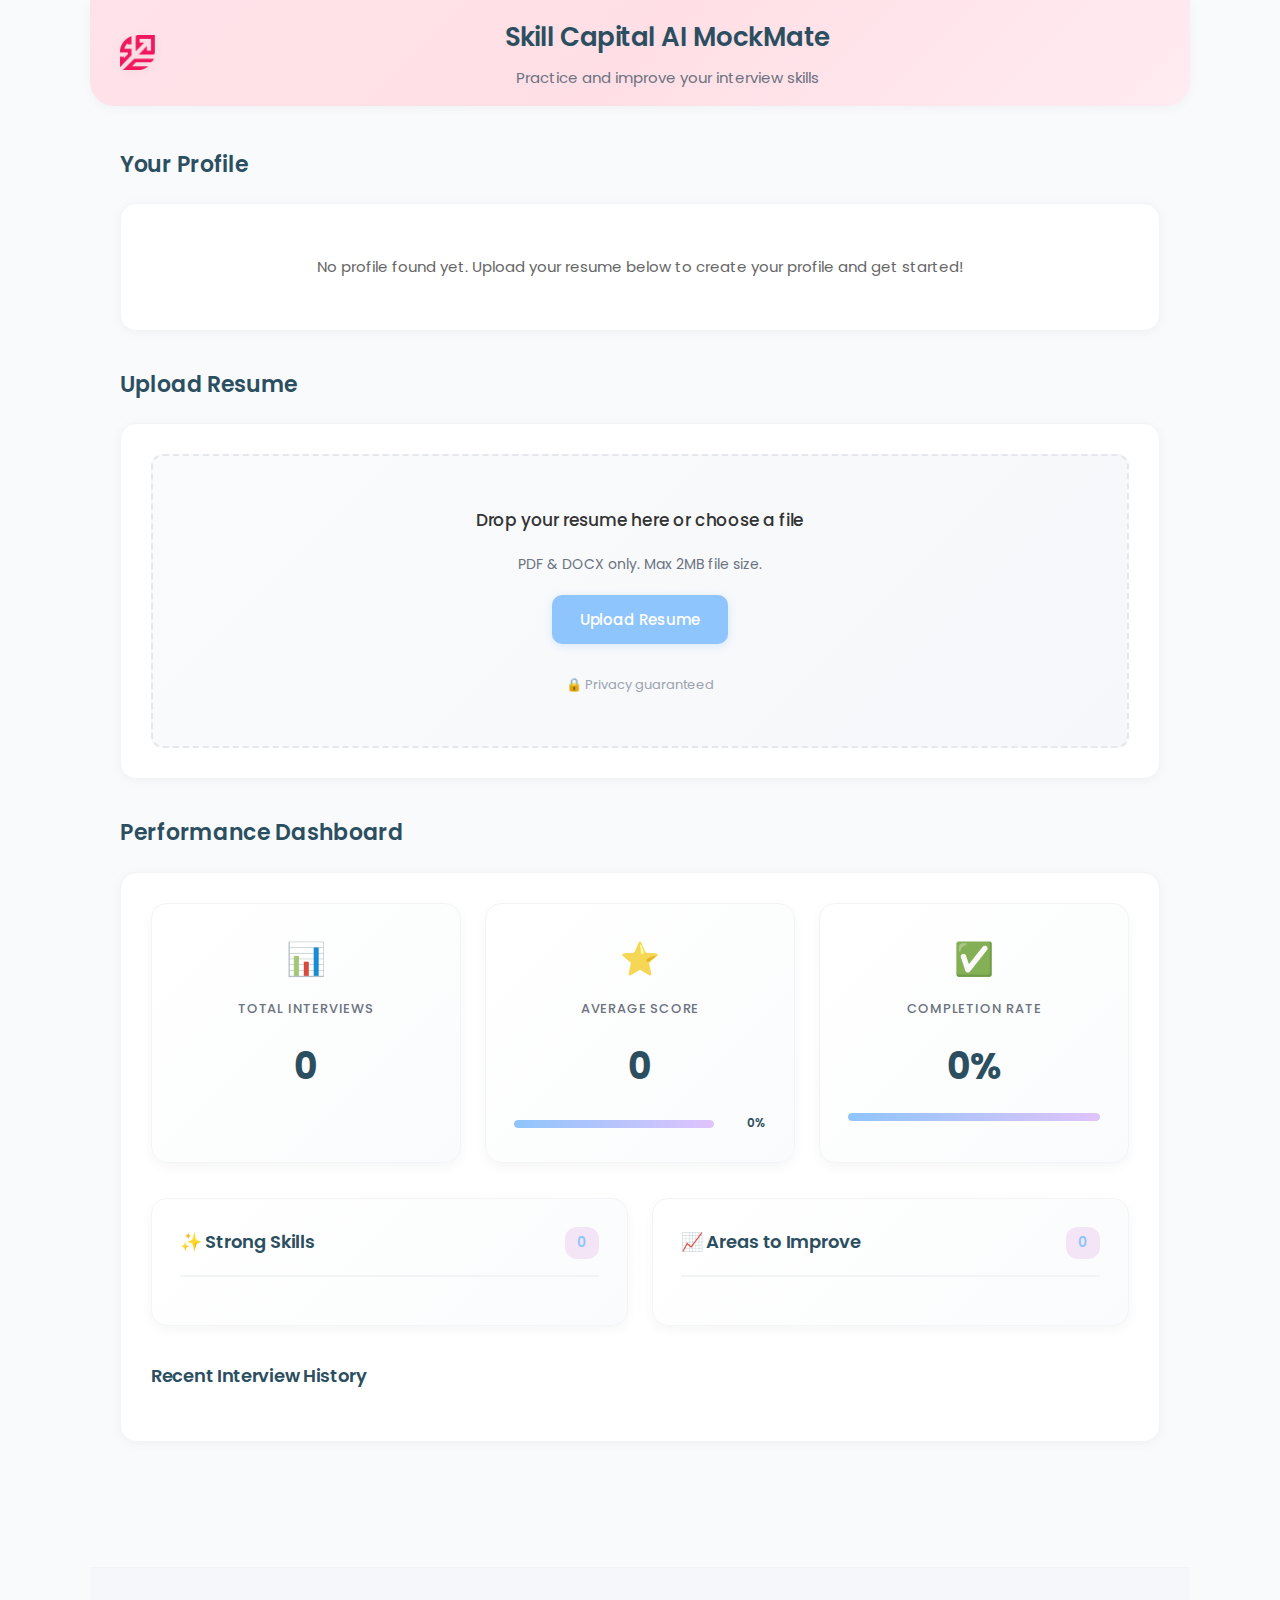
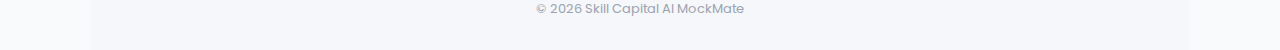
<file: frontend/index.html>
<!DOCTYPE html>
<html lang="en">
<head>
    <meta charset="UTF-8">
    <meta name="viewport" content="width=device-width, initial-scale=1.0">
    <title>Skill Capital AI MockMate</title>
    <link rel="preconnect" href="https://fonts.googleapis.com">
    <link rel="preconnect" href="https://fonts.gstatic.com" crossorigin>
    <link href="https://fonts.googleapis.com/css2?family=Poppins:wght@300;400;500;600;700&family=Inter:wght@300;400;500;600&display=swap" rel="stylesheet">
    <link rel="stylesheet" href="styles.css">
</head>
<body>
    <div class="app-container">
        <!-- Header -->
        <header class="header">
            <div class="header-content">
                <img src="logo.png" alt="Skill Capital AI MockMate Logo" class="header-logo">
                <div class="header-text">
                    <h1>Skill Capital AI MockMate</h1>
                    <p class="subtitle">Practice and improve your interview skills</p>
                </div>
            </div>
        </header>

        <!-- Main Content -->
        <main class="main-content">
            <!-- Profile Section -->
            <section class="section" id="profileSection">
                <h2>Your Profile</h2>
                <div class="card" id="profileCard">
                    <div id="profileContent">Loading profile...</div>
                </div>
            </section>

            <!-- Resume Upload Section -->
            <section class="section" id="uploadSection">
                <h2>Upload Resume</h2>
                <div class="card">
                    <div class="upload-area" id="uploadArea">
                        <div class="upload-content" id="uploadContent">
                            <p class="upload-text">Drop your resume here or choose a file</p>
                            <p class="upload-hint">PDF & DOCX only. Max 2MB file size.</p>
                            <input type="file" id="fileInput" accept=".pdf,.docx,.doc" style="display: none;">
                            <label for="fileInput" class="btn btn-primary" id="uploadBtn" style="cursor: pointer; display: inline-block;">Upload Resume</label>
                            <p class="privacy-text">🔒 Privacy guaranteed</p>
                        </div>
                        <div class="upload-scanning hidden" id="uploadScanning">
                            <div class="spinner"></div>
                            <p class="scanning-text">Scanning your file...</p>
                            <p class="upload-text">Drop your resume here or choose a file</p>
                            <p class="upload-hint">PDF & DOCX only. Max 2MB file size.</p>
                            <p class="privacy-text">🔒 Privacy guaranteed</p>
                        </div>
                    </div>
                    <div id="uploadResult" class="upload-result hidden"></div>
                </div>
            </section>

            <!-- Interview Chat Section -->
            <section class="section hidden" id="chatSection">
                <div class="card">
                    <div class="chat-header">
                        <h2>Mock Interview</h2>
                        <div class="progress-info">
                            <span id="progressText">Question 1 of 10</span>
                            <span id="timerDisplay" class="timer hidden">60s</span>
                            <button class="btn btn-small" id="endBtn">End</button>
                        </div>
                    </div>
                    <div class="chat-container" id="chatContainer"></div>
                    <div class="chat-input-area">
                        <textarea id="answerInput" class="input-textarea" placeholder="Type your answer..." rows="3"></textarea>
                        <button class="btn btn-primary" id="submitBtn">Submit</button>
                    </div>
                </div>
            </section>

            <!-- Dashboard Section -->
            <section class="section" id="dashboardSection">
                <h2>Performance Dashboard</h2>
                <div class="card">
                    <!-- Key Metrics Grid -->
                    <div class="stats-grid">
                        <div class="stat-card">
                            <div class="stat-icon">📊</div>
                            <h3>Total Interviews</h3>
                            <p class="stat-value" id="totalInterviews">0</p>
                            <div class="stat-trend" id="interviewsTrend"></div>
                        </div>
                        <div class="stat-card">
                            <div class="stat-icon">⭐</div>
                            <h3>Average Score</h3>
                            <p class="stat-value" id="avgScore">0</p>
                            <div class="progress-bar-container">
                                <div class="progress-bar" id="avgScoreBar">
                                    <div class="progress-fill" id="avgScoreFill"></div>
                                </div>
                                <span class="progress-text" id="avgScoreText">0%</span>
                            </div>
                        </div>
                        <div class="stat-card">
                            <div class="stat-icon">✅</div>
                            <h3>Completion Rate</h3>
                            <p class="stat-value" id="completionRate">0%</p>
                            <div class="progress-bar-container">
                                <div class="progress-bar" id="completionBar">
                                    <div class="progress-fill" id="completionFill"></div>
                                </div>
                            </div>
                        </div>
                    </div>

                    <!-- Skills Analysis -->
                    <div class="skills-analysis">
                        <div class="skills-box">
                            <div class="skills-header">
                                <h3>✨ Strong Skills</h3>
                                <span class="skills-count" id="strongSkillsCount">0</span>
                            </div>
                            <div id="strongSkills" class="skills-list"></div>
                        </div>
                        <div class="skills-box">
                            <div class="skills-header">
                                <h3>📈 Areas to Improve</h3>
                                <span class="skills-count" id="weakSkillsCount">0</span>
                            </div>
                            <div id="weakSkills" class="skills-list"></div>
                        </div>
                    </div>

                    <!-- Recent Interviews -->
                    <div class="recent-interviews-section">
                        <h3>Recent Interview History</h3>
                        <div id="pastInterviews" class="interviews-list"></div>
                    </div>
                </div>
            </section>
        </main>

        <!-- Footer -->
        <footer class="footer">
            <p>&copy; 2026 Skill Capital AI MockMate</p>
        </footer>
    </div>

    <!-- Load API configuration first - must be before app.js -->
    <!-- FIX 5: Add cache-busting query param to prevent browser from serving cached JavaScript -->
    <script src="api-config.js?v=20260101"></script>
    <script src="app.js?v=20260101"></script>
</body>
</html>
</file>
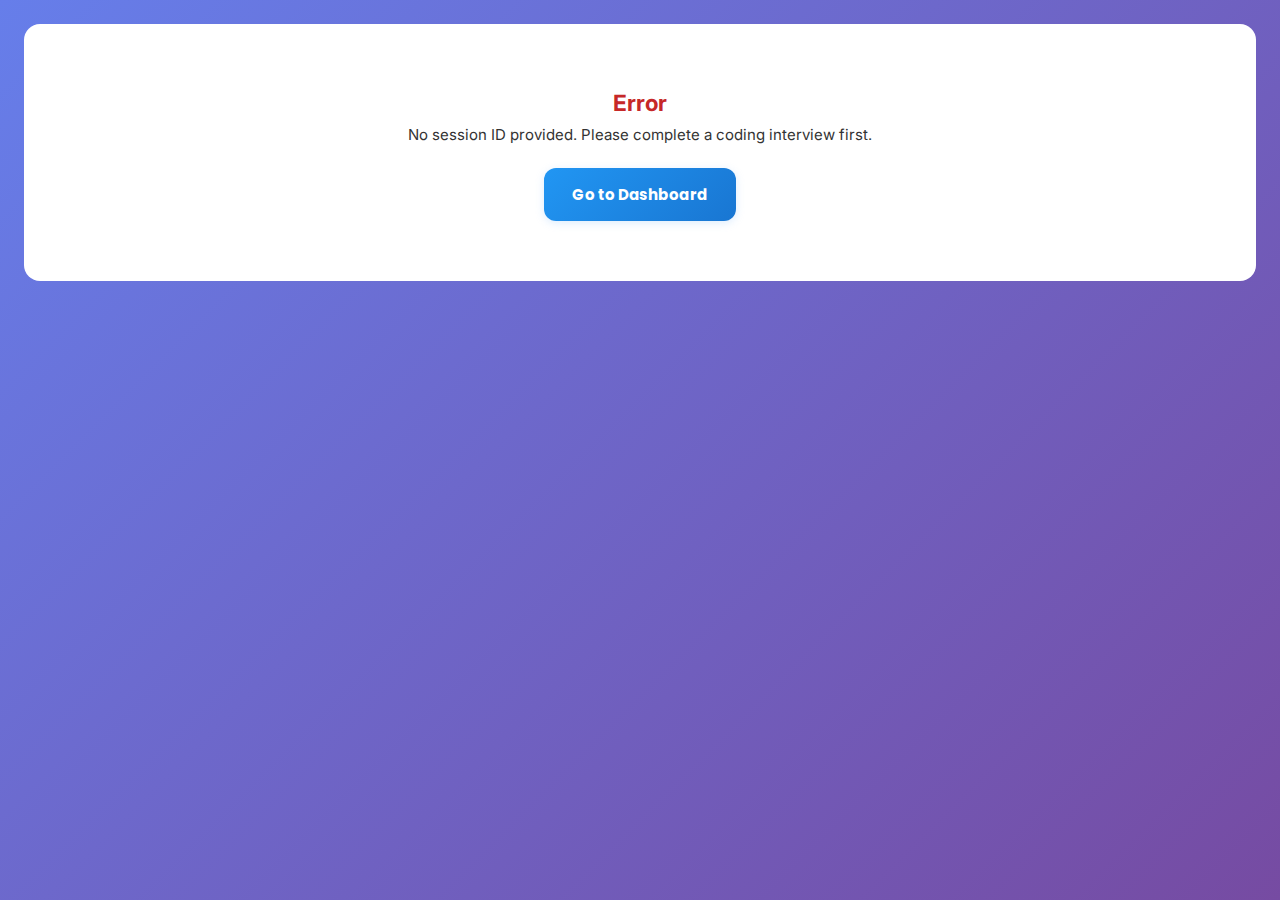
<file: frontend/coding-result.html>
<!DOCTYPE html>
<html lang="en">
<head>
    <meta charset="UTF-8">
    <meta name="viewport" content="width=device-width, initial-scale=1.0">
    <title>Coding Interview Results - Skill Capital AI MockMate</title>
    <link rel="preconnect" href="https://fonts.googleapis.com">
    <link rel="preconnect" href="https://fonts.gstatic.com" crossorigin>
    <link href="https://fonts.googleapis.com/css2?family=Poppins:wght@300;400;500;600;700&family=Inter:wght@300;400;500;600&display=swap" rel="stylesheet">
    <link rel="stylesheet" href="styles.css">
    <style>
        * {
            box-sizing: border-box;
        }

        body {
            margin: 0;
            padding: 0;
            background: linear-gradient(135deg, #667eea 0%, #764ba2 100%);
            min-height: 100vh;
            font-family: 'Inter', -apple-system, BlinkMacSystemFont, 'Segoe UI', sans-serif;
        }

        .results-container {
            max-width: 1400px;
            margin: 0 auto;
            padding: 24px;
        }

        .results-header {
            background: #ffffff;
            border-radius: 16px;
            padding: 32px;
            margin-bottom: 24px;
            box-shadow: 0 10px 40px rgba(0, 0, 0, 0.1);
        }

        .results-header h1 {
            color: #1a237e;
            font-size: 32px;
            font-weight: 700;
            margin: 0 0 16px 0;
        }

        .stats-grid {
            display: grid;
            grid-template-columns: repeat(auto-fit, minmax(200px, 1fr));
            gap: 16px;
            margin-top: 24px;
        }

        .stat-card {
            background: linear-gradient(135deg, #e3f2fd 0%, #f3e5f5 100%);
            padding: 20px;
            border-radius: 12px;
            text-align: center;
        }

        .stat-value {
            font-size: 36px;
            font-weight: 700;
            color: #1976d2;
            margin-bottom: 8px;
        }

        .stat-label {
            font-size: 14px;
            color: #546e7a;
            font-weight: 600;
            text-transform: uppercase;
            letter-spacing: 0.5px;
        }

        .question-result {
            background: #ffffff;
            border-radius: 16px;
            padding: 32px;
            margin-bottom: 24px;
            box-shadow: 0 10px 40px rgba(0, 0, 0, 0.1);
        }

        .question-header {
            display: flex;
            justify-content: space-between;
            align-items: center;
            margin-bottom: 24px;
            padding-bottom: 16px;
            border-bottom: 2px solid #e8eaf6;
        }

        .question-title {
            font-size: 24px;
            font-weight: 700;
            color: #283593;
        }

        .correctness-badge {
            padding: 8px 20px;
            border-radius: 20px;
            font-size: 14px;
            font-weight: 700;
            text-transform: uppercase;
        }

        .correctness-badge.correct {
            background: linear-gradient(135deg, #c8e6c9 0%, #a5d6a7 100%);
            color: #1b5e20;
        }

        .correctness-badge.incorrect {
            background: linear-gradient(135deg, #ffcdd2 0%, #ef9a9a 100%);
            color: #b71c1c;
        }

        .code-section {
            margin: 24px 0;
        }

        .code-section h3 {
            font-size: 18px;
            font-weight: 600;
            color: #37474f;
            margin-bottom: 12px;
        }

        .code-block {
            background: #f5f5f5;
            border: 2px solid #e0e0e0;
            border-radius: 10px;
            padding: 16px;
            font-family: 'Courier New', 'Monaco', monospace;
            font-size: 13px;
            line-height: 1.6;
            overflow-x: auto;
            white-space: pre-wrap;
            word-wrap: break-word;
        }

        .feedback-section {
            background: linear-gradient(135deg, #fff3e0 0%, #ffe0b2 100%);
            border-left: 5px solid #ff9800;
            padding: 20px;
            border-radius: 10px;
            margin: 24px 0;
        }

        .feedback-section h3 {
            color: #e65100;
            font-size: 18px;
            font-weight: 700;
            margin-bottom: 12px;
        }

        .feedback-section p {
            color: #37474f;
            line-height: 1.8;
            margin: 8px 0;
        }

        .action-buttons {
            display: flex;
            gap: 16px;
            margin-top: 32px;
            justify-content: center;
        }

        .btn {
            padding: 14px 28px;
            border: none;
            border-radius: 12px;
            font-size: 15px;
            font-weight: 700;
            cursor: pointer;
            transition: all 0.3s;
            text-decoration: none;
            display: inline-block;
        }

        .btn-primary {
            background: linear-gradient(135deg, #2196f3 0%, #1976d2 100%);
            color: white;
        }

        .btn-primary:hover {
            transform: translateY(-3px);
            box-shadow: 0 8px 20px rgba(33, 150, 243, 0.4);
        }

        .loading-state {
            text-align: center;
            padding: 60px 40px;
            background: #ffffff;
            border-radius: 16px;
        }

        .loading {
            display: inline-block;
            width: 40px;
            height: 40px;
            border: 4px solid rgba(33, 150, 243, 0.3);
            border-top-color: #2196f3;
            border-radius: 50%;
            animation: spin 0.8s linear infinite;
            margin: 0 auto 20px;
        }

        @keyframes spin {
            to { transform: rotate(360deg); }
        }

        @media (max-width: 768px) {
            .results-container {
                padding: 16px;
            }

            .question-header {
                flex-direction: column;
                align-items: flex-start;
                gap: 12px;
            }

            .stats-grid {
                grid-template-columns: 1fr;
            }
        }
    </style>
</head>
<body>
    <div class="results-container">
        <div id="loadingState" class="loading-state">
            <div class="loading"></div>
            <p style="color: #546e7a; font-size: 16px;">Loading your coding interview results...</p>
        </div>

        <div id="resultsContent" style="display: none;">
            <div class="results-header">
                <h1>📊 Coding Interview Results</h1>
                <div class="stats-grid" id="statsGrid"></div>
            </div>

            <div id="questionsContainer"></div>

            <div class="action-buttons">
                <a href="resume-analysis.html" class="btn btn-primary">Back to Dashboard</a>
            </div>
        </div>
    </div>

    <!-- Load API configuration first -->
    <script src="api-config.js"></script>
    <script>
        
        // Get session_id from URL
        const urlParams = new URLSearchParams(window.location.search);
        const sessionId = urlParams.get('session_id');

        async function loadResults() {
            if (!sessionId) {
                document.getElementById('loadingState').innerHTML = `
                    <h2 style="color: #c62828;">Error</h2>
                    <p>No session ID provided. Please complete a coding interview first.</p>
                    <a href="resume-analysis.html" class="btn btn-primary" style="margin-top: 20px;">Go to Dashboard</a>
                `;
                return;
            }

            try {
                const response = await fetch(`${getApiBase()}/api/interview/coding/${sessionId}/results`);
                
                if (!response.ok) {
                    const errorText = await response.text();
                    console.error('Response error:', response.status, errorText);
                    throw new Error(`Failed to load results: ${response.status} - ${errorText}`);
                }

                const data = await response.json();
                
                if (!data.results || data.results.length === 0) {
                    document.getElementById('loadingState').innerHTML = `
                        <h2 style="color: #f57f17;">No Results Found</h2>
                        <p>No coding results were found for session: ${sessionId}</p>
                        <p style="font-size: 0.9em; color: #666; margin-top: 10px;">
                            Possible reasons:<br>
                            • The interview was not completed<br>
                            • Results were not saved to the database<br>
                            • Database connection issue<br>
                            <br>
                            <strong>Debug:</strong> Check browser console for details.
                        </p>
                        <a href="resume-analysis.html" class="btn btn-primary" style="margin-top: 20px;">Go to Dashboard</a>
                    `;
                    return;
                }
                
                // Hide loading, show results
                document.getElementById('loadingState').style.display = 'none';
                document.getElementById('resultsContent').style.display = 'block';

                // Display statistics
                if (data.statistics) {
                    displayStatistics(data.statistics);
                }
                
                // Display questions
                displayQuestions(data.results);

            } catch (error) {
                console.error('Error loading results:', error);
                document.getElementById('loadingState').innerHTML = `
                    <h2 style="color: #c62828;">Error Loading Results</h2>
                    <p><strong>Error:</strong> ${error.message}</p>
                    <p style="font-size: 0.9em; color: #666; margin-top: 10px;">
                        <strong>Session ID:</strong> ${sessionId}<br>
                        <strong>API Endpoint:</strong> ${getApiBase()}/api/interview/coding/${sessionId}/results<br>
                        <br>
                        <strong>Debug Steps:</strong><br>
                        1. Check browser console for detailed error<br>
                        2. Verify backend is running<br>
                        3. Check Supabase table exists and has correct schema<br>
                        4. Verify session ID is correct
                    </p>
                    <a href="resume-analysis.html" class="btn btn-primary" style="margin-top: 20px;">Go to Dashboard</a>
                `;
            }
        }

        function displayStatistics(stats) {
            const statsGrid = document.getElementById('statsGrid');
            statsGrid.innerHTML = `
                <div class="stat-card">
                    <div class="stat-value">${stats.total_questions}</div>
                    <div class="stat-label">Total Questions</div>
                </div>
                <div class="stat-card">
                    <div class="stat-value" style="color: #2e7d32;">${stats.correct_answers}</div>
                    <div class="stat-label">Correct</div>
                </div>
                <div class="stat-card">
                    <div class="stat-value" style="color: #c62828;">${stats.incorrect_answers}</div>
                    <div class="stat-label">Incorrect</div>
                </div>
                <div class="stat-card">
                    <div class="stat-value" style="color: #1976d2;">${stats.accuracy}%</div>
                    <div class="stat-label">Accuracy</div>
                </div>
                <div class="stat-card">
                    <div class="stat-value" style="color: #f57f17;">${stats.average_score}/100</div>
                    <div class="stat-label">Average Score</div>
                </div>
            `;
        }

        function displayQuestions(results) {
            const container = document.getElementById('questionsContainer');
            
            if (!results || results.length === 0) {
                container.innerHTML = '<div class="question-result"><p>No results available yet.</p></div>';
                return;
            }


            container.innerHTML = results.map((result, index) => {
                const isCorrect = result.correctness;
                const score = result.final_score || 0;
                const difficulty = result.difficulty_level || 'Medium';
                const language = result.programming_language || 'python';
                
                // Extract structured data from feedback if available
                const errors = result.errors_found || [];
                const bugs = result.bugs_explained || [];
                const improvements = result.improvements || [];
                const motivation = result.motivation_message || '';
                const timeComplexity = result.time_complexity || '';
                const spaceComplexity = result.space_complexity || '';

                return `
                    <div class="question-result">
                        <div class="question-header">
                            <div>
                                <div class="question-title">Question ${result.question_number}</div>
                                <div style="margin-top: 8px; color: #546e7a; font-size: 14px;">
                                    Difficulty: ${difficulty} | Language: ${language.toUpperCase()} | Score: ${score}/100
                                </div>
                            </div>
                            <span class="correctness-badge ${isCorrect ? 'correct' : 'incorrect'}">
                                ${isCorrect ? '✓ Correct' : '✗ Incorrect'}
                            </span>
                        </div>

                        <div class="code-section">
                            <h3>📋 Problem Statement</h3>
                            <div class="code-block" style="background: #e3f2fd; white-space: pre-wrap; padding: 20px;">${escapeHtml(result.question_text || 'No question text available')}</div>
                        </div>

                        <div class="code-section">
                            <h3>💻 Your Solution</h3>
                            <div class="code-block" style="background: ${isCorrect ? '#e8f5e9' : '#fff3e0'};">
                                <pre style="margin: 0; font-family: 'Courier New', monospace; font-size: 13px;">${escapeHtml(result.user_code || 'No code submitted')}</pre>
                            </div>
                        </div>

                        <div class="code-section">
                            <h3>⚙️ Execution Output</h3>
                            <div class="code-block" style="background: ${isCorrect ? '#e8f5e9' : '#ffebee'}; white-space: pre-wrap;">
                                ${result.execution_output && result.execution_output.trim() 
                                    ? escapeHtml(result.execution_output) 
                                    : '<em style="color: #757575;">No execution output recorded. The code may not have produced any output.</em>'}
                            </div>
                        </div>

                        <div class="code-section">
                            <h3>✅ Is the Answer Correct?</h3>
                            <div style="padding: 16px; background: ${isCorrect ? '#e8f5e9' : '#ffebee'}; border-radius: 8px; border-left: 4px solid ${isCorrect ? '#4caf50' : '#f44336'};">
                                <div style="font-size: 18px; font-weight: 700; color: ${isCorrect ? '#1b5e20' : '#b71c1c'}; margin-bottom: 8px;">
                                    ${isCorrect ? '✓ YES - Your solution is correct!' : '✗ NO - Your solution needs improvement'}
                                </div>
                                <div style="color: #37474f; line-height: 1.6;">
                                    ${isCorrect 
                                        ? 'Congratulations! Your code correctly solves the problem. Well done!' 
                                        : 'Your solution has some issues. Review the errors and feedback below to improve.'}
                                </div>
                            </div>
                        </div>

                        ${errors.length > 0 || bugs.length > 0 ? `
                        <div class="code-section">
                            <h3>🐛 Error & Bug Explanation</h3>
                            <div style="background: #ffebee; border-left: 4px solid #f44336; padding: 16px; border-radius: 8px;">
                                ${errors.length > 0 ? `
                                    <div style="margin-bottom: 16px;">
                                        <h4 style="color: #b71c1c; margin-bottom: 8px;">Errors Found:</h4>
                                        <ul style="margin: 0; padding-left: 20px; color: #37474f;">
                                            ${errors.map(e => `<li style="margin-bottom: 8px;">${escapeHtml(e)}</li>`).join('')}
                                        </ul>
                                    </div>
                                ` : ''}
                                ${bugs.length > 0 ? `
                                    <div>
                                        <h4 style="color: #b71c1c; margin-bottom: 8px;">Bug Explanations:</h4>
                                        <ul style="margin: 0; padding-left: 20px; color: #37474f;">
                                            ${bugs.map(b => `<li style="margin-bottom: 8px;">${escapeHtml(b)}</li>`).join('')}
                                        </ul>
                                    </div>
                                ` : ''}
                            </div>
                        </div>
                        ` : ''}

                        <div class="code-section">
                            <h3>✅ Correct Solution</h3>
                            <div class="code-block" style="background: #e8f5e9;">
                                ${result.correct_solution && result.correct_solution.trim() 
                                    ? `<pre style="margin: 0; font-family: 'Courier New', monospace; font-size: 13px; white-space: pre-wrap;">${escapeHtml(result.correct_solution)}</pre>` 
                                    : '<em style="color: #757575;">Correct solution is being generated. Please refresh the page in a moment.</em>'}
                            </div>
                        </div>

                        ${timeComplexity || spaceComplexity ? `
                        <div class="code-section">
                            <h3>⏱️ Complexity Analysis</h3>
                            <div style="background: #e3f2fd; padding: 16px; border-radius: 8px;">
                                ${timeComplexity ? `<div style="margin-bottom: 8px;"><strong>Time Complexity:</strong> ${escapeHtml(timeComplexity)}</div>` : ''}
                                ${spaceComplexity ? `<div><strong>Space Complexity:</strong> ${escapeHtml(spaceComplexity)}</div>` : ''}
                            </div>
                        </div>
                        ` : ''}

                        <div class="feedback-section">
                            <h3>📝 AI Feedback & Logic Improvement Guide</h3>
                            <div style="white-space: pre-wrap; line-height: 1.8; color: #37474f; padding: 16px; background: #ffffff; border-radius: 8px;">
                                ${result.ai_feedback && result.ai_feedback.trim() 
                                    ? escapeHtml(result.ai_feedback) 
                                    : '<em style="color: #757575;">AI feedback is being generated. Please refresh the page in a moment.</em>'}
                            </div>
                        </div>

                        ${improvements.length > 0 ? `
                        <div class="code-section">
                            <h3>💡 Improvement Suggestions</h3>
                            <div style="background: #fff3e0; border-left: 4px solid #ff9800; padding: 16px; border-radius: 8px;">
                                <ul style="margin: 0; padding-left: 20px; color: #37474f;">
                                    ${improvements.map(imp => `<li style="margin-bottom: 8px;">${escapeHtml(imp)}</li>`).join('')}
                                </ul>
                            </div>
                        </div>
                        ` : ''}

                        ${motivation ? `
                        <div class="code-section">
                            <h3>💪 Personal Motivation Message</h3>
                            <div style="background: ${isCorrect ? '#e8f5e9' : '#e3f2fd'}; border-left: 4px solid ${isCorrect ? '#4caf50' : '#2196f3'}; padding: 20px; border-radius: 8px;">
                                <div style="white-space: pre-wrap; line-height: 1.8; color: #37474f; font-size: 15px;">
                                    ${escapeHtml(motivation)}
                                </div>
                            </div>
                        </div>
                        ` : isCorrect ? `
                        <div class="code-section">
                            <h3>💪 Personal Motivation Message</h3>
                            <div style="background: #e8f5e9; border-left: 4px solid #4caf50; padding: 20px; border-radius: 8px;">
                                <div style="line-height: 1.8; color: #1b5e20; font-size: 15px;">
                                    <strong>🎉 Excellent Work!</strong><br><br>
                                    Congratulations on solving this problem correctly! Your solution demonstrates strong problem-solving skills and understanding of the concepts. Keep up the great work and continue practicing to master even more challenging problems. You're doing amazing! 💪✨
                                </div>
                            </div>
                        </div>
                        ` : `
                        <div class="code-section">
                            <h3>💪 Personal Motivation Message</h3>
                            <div style="background: #e3f2fd; border-left: 4px solid #2196f3; padding: 20px; border-radius: 8px;">
                                <div style="line-height: 1.8; color: #1565c0; font-size: 15px;">
                                    <strong>💪 Keep Going!</strong><br><br>
                                    Don't be discouraged! Every mistake is a learning opportunity. Review the feedback above, understand the correct solution, and try similar problems. With practice and persistence, you'll master these concepts. You've got this! 🌟
                                </div>
                            </div>
                        </div>
                        `}
                    </div>
                `;
            }).join('');
        }

        function escapeHtml(text) {
            const div = document.createElement('div');
            div.textContent = text;
            return div.innerHTML;
        }

        // Load results on page load
        document.addEventListener('DOMContentLoaded', loadResults);
    </script>
</body>
</html>
</file>
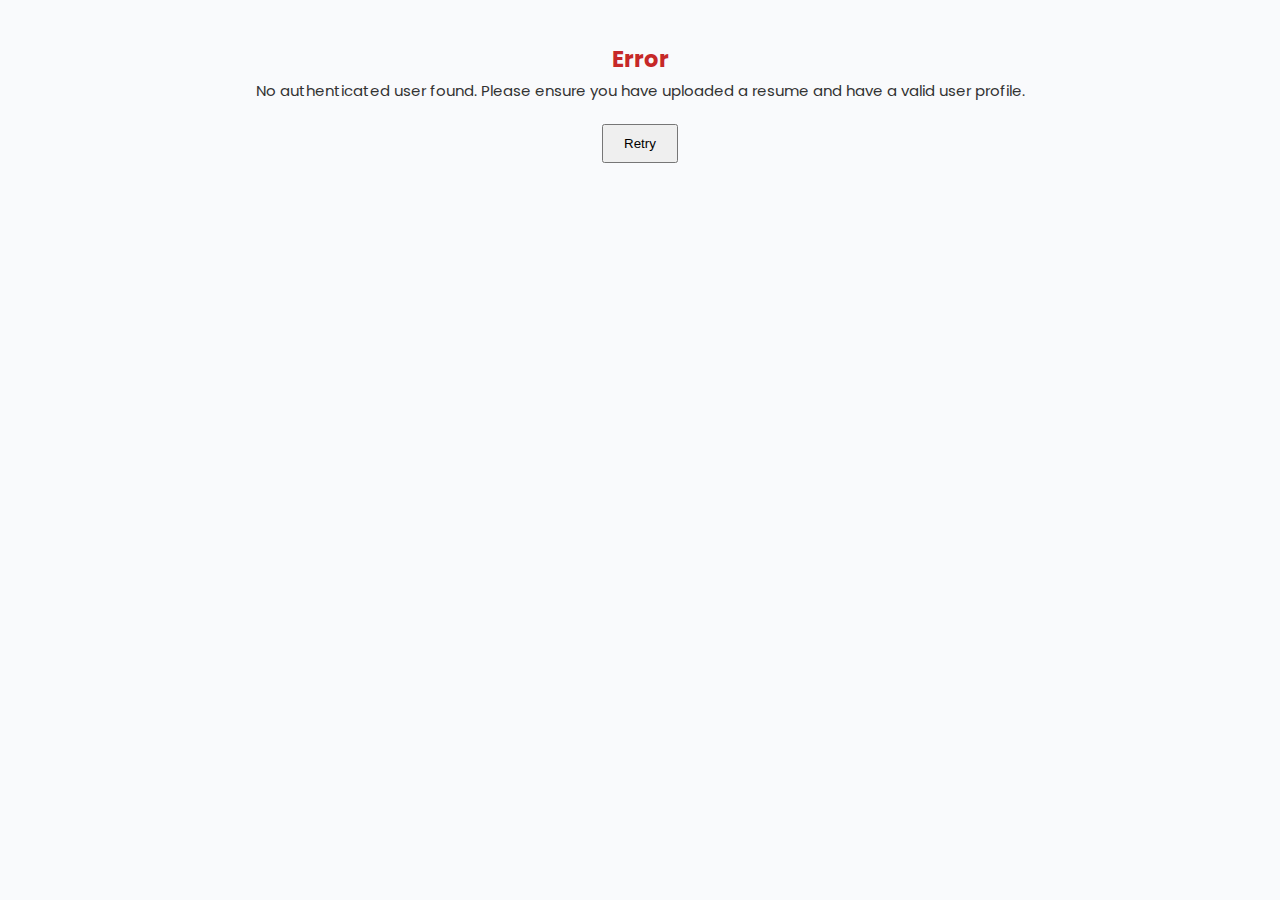
<file: frontend/interview.html>
<!DOCTYPE html>
<html lang="en">
<head>
    <meta charset="UTF-8">
    <meta name="viewport" content="width=device-width, initial-scale=1.0">
    <title>Technical Interview - Skill Capital AI MockMate</title>
    <link rel="preconnect" href="https://fonts.googleapis.com">
    <link rel="preconnect" href="https://fonts.gstatic.com" crossorigin>
    <link href="https://fonts.googleapis.com/css2?family=Poppins:wght@300;400;500;600;700&family=Inter:wght@300;400;500;600&display=swap" rel="stylesheet">
    <link rel="stylesheet" href="styles.css">
    <style>
        .interview-page-container {
            max-width: 1000px;
            margin: 0 auto;
            padding: 20px;
        }

        .interview-header {
            text-align: center;
            margin-bottom: 30px;
        }

        .interview-header h1 {
            color: var(--text-secondary);
            margin-bottom: 10px;
        }

        .progress-indicator {
            display: inline-block;
            padding: 8px 16px;
            background: var(--accent-light);
            border-radius: 20px;
            font-size: 14px;
            color: var(--text-secondary);
            margin-top: 10px;
            font-weight: 600;
        }

        .question-card {
            background: var(--bg-secondary);
            border-radius: 16px;
            padding: 40px;
            margin: 30px 0;
            box-shadow: 0 4px 20px var(--shadow-md);
            border: 1px solid var(--border-light);
            min-height: 200px;
            display: flex;
            flex-direction: column;
            justify-content: center;
        }

        .question-subtitle {
            color: var(--text-light);
            font-size: 14px;
            margin-bottom: 15px;
            text-align: center;
        }

        .question-text {
            font-size: 22px;
            font-weight: 600;
            color: var(--text-secondary);
            line-height: 1.6;
            text-align: center;
            margin: 20px 0;
        }

        .answer-section {
            margin: 30px 0;
        }

        .answer-input-area {
            background: var(--bg-tertiary);
            border-radius: 12px;
            padding: 20px;
            margin-bottom: 20px;
            border: 1px solid var(--border-color);
        }

        .answer-textarea {
            width: 100%;
            min-height: 120px;
            padding: 15px;
            border: 1.5px solid var(--border-color);
            border-radius: 10px;
            font-size: 15px;
            font-family: 'Poppins', sans-serif;
            resize: vertical;
            background: var(--bg-secondary);
            color: var(--text-primary);
        }

        .answer-textarea:focus {
            outline: none;
            border-color: var(--primary);
            box-shadow: 0 0 0 3px rgba(142, 197, 252, 0.1);
        }

        .voice-controls {
            display: flex;
            flex-direction: column;
            align-items: center;
            gap: 20px;
            margin: 30px 0;
        }

        .voice-button {
            width: 140px;
            height: 140px;
            border-radius: 50%;
            border: none;
            background: linear-gradient(135deg, var(--primary) 0%, var(--primary-dark) 100%);
            color: white;
            font-size: 56px;
            cursor: pointer;
            transition: all 0.3s ease;
            box-shadow: 0 4px 20px rgba(142, 197, 252, 0.5);
            display: flex;
            align-items: center;
            justify-content: center;
            position: relative;
            margin: 20px auto;
        }

        .voice-button:hover:not(:disabled) {
            transform: scale(1.05);
            box-shadow: 0 6px 25px rgba(142, 197, 252, 0.7);
        }

        .voice-button.recording {
            background: linear-gradient(135deg, #ef5350 0%, #c62828 100%);
            animation: pulse 1.5s infinite;
            box-shadow: 0 4px 20px rgba(239, 83, 80, 0.6);
        }

        .voice-button:disabled {
            opacity: 0.6;
            cursor: not-allowed;
        }

        @keyframes pulse {
            0%, 100% { transform: scale(1); }
            50% { transform: scale(1.1); }
        }

        .voice-status {
            text-align: center;
            color: var(--text-light);
            font-size: 14px;
            margin-top: 15px;
        }

        /* Sound Wave Animation */
        .sound-wave {
            display: flex;
            justify-content: center;
            align-items: center;
            gap: 4px;
            height: 50px;
            margin: 20px 0;
        }

        .sound-wave.hidden {
            display: none;
        }

        .wave-bar {
            width: 4px;
            background: var(--primary);
            border-radius: 2px;
            animation: wave 1.2s ease-in-out infinite;
        }

        .wave-bar:nth-child(1) { animation-delay: 0s; height: 20px; }
        .wave-bar:nth-child(2) { animation-delay: 0.1s; height: 35px; }
        .wave-bar:nth-child(3) { animation-delay: 0.2s; height: 50px; }
        .wave-bar:nth-child(4) { animation-delay: 0.3s; height: 40px; }
        .wave-bar:nth-child(5) { animation-delay: 0.4s; height: 30px; }
        .wave-bar:nth-child(6) { animation-delay: 0.5s; height: 45px; }
        .wave-bar:nth-child(7) { animation-delay: 0.6s; height: 35px; }
        .wave-bar:nth-child(8) { animation-delay: 0.7s; height: 25px; }
        .wave-bar:nth-child(9) { animation-delay: 0.8s; height: 40px; }
        .wave-bar:nth-child(10) { animation-delay: 0.9s; height: 30px; }

        @keyframes wave {
            0%, 100% {
                transform: scaleY(0.5);
                opacity: 0.7;
            }
            50% {
                transform: scaleY(1);
                opacity: 1;
            }
        }

        .action-buttons {
            display: flex;
            gap: 15px;
            justify-content: center;
            margin-top: 30px;
        }

        .btn {
            padding: 12px 24px;
            border: none;
            border-radius: 8px;
            font-size: 15px;
            font-weight: 500;
            cursor: pointer;
            transition: all 0.3s ease;
        }

        .btn-primary {
            background: var(--primary);
            color: white;
        }

        .btn-primary:hover:not(:disabled) {
            background: var(--primary-hover);
        }

        .btn-secondary {
            background: var(--bg-tertiary);
            color: var(--text-primary);
            border: 1px solid var(--border-color);
        }

        .btn-secondary:hover {
            background: var(--border-light);
        }

        .btn-danger {
            background: #ef5350;
            color: white;
        }

        .btn-danger:hover {
            background: #c62828;
        }

        .btn:disabled {
            opacity: 0.5;
            cursor: not-allowed;
        }

        .summary-section {
            background: var(--bg-secondary);
            border-radius: 16px;
            padding: 30px;
            margin: 30px 0;
            box-shadow: 0 2px 12px var(--shadow-sm);
        }

        .summary-section h2 {
            color: var(--text-secondary);
            margin-bottom: 20px;
        }

        .score-display {
            text-align: center;
            padding: 20px;
            background: var(--bg-tertiary);
            border-radius: 12px;
            margin-bottom: 20px;
        }

        .score-value {
            font-size: 48px;
            font-weight: 700;
            color: var(--primary-dark);
            margin: 10px 0;
        }

        .summary-item {
            margin-bottom: 20px;
            padding: 15px;
            background: var(--bg-tertiary);
            border-radius: 8px;
        }

        .summary-item h3 {
            color: var(--text-secondary);
            margin-bottom: 10px;
            font-size: 16px;
        }

        .summary-item ul {
            list-style: none;
            padding-left: 0;
        }

        .summary-item li {
            padding: 5px 0;
            color: var(--text-primary);
        }

        .summary-item li:before {
            content: "• ";
            color: var(--primary);
            font-weight: bold;
        }

        .loading-state {
            text-align: center;
            padding: 40px;
            color: var(--text-light);
        }

        .spinner {
            width: 50px;
            height: 50px;
            border: 4px solid var(--border-light);
            border-top-color: var(--primary);
            border-radius: 50%;
            animation: spin 1s linear infinite;
            margin: 0 auto 20px;
        }

        @keyframes spin {
            to { transform: rotate(360deg); }
        }

        .hidden {
            display: none;
        }

        .error-message {
            background: #ffebee;
            color: #c62828;
            padding: 15px;
            border-radius: 8px;
            margin: 15px 0;
            border-left: 4px solid #c62828;
            text-align: center;
        }

        /* Chat-Based Conversation Styles */
        .interview-status {
            display: inline-block;
            padding: 8px 16px;
            background: var(--accent-light);
            border-radius: 20px;
            font-size: 14px;
            color: var(--text-secondary);
            margin-top: 10px;
        }

        .interview-status.active {
            background: #c8e6c9;
            color: #2e7d32;
        }

        .interview-status.completed {
            background: #bbdefb;
            color: #1565c0;
        }

        .conversation-container {
            background: var(--bg-secondary);
            border-radius: 16px;
            padding: 20px;
            margin: 20px 0;
            max-height: 500px;
            overflow-y: auto;
            box-shadow: 0 2px 8px var(--shadow-sm);
        }

        .message {
            margin-bottom: 20px;
            padding: 15px;
            border-radius: 12px;
            animation: fadeIn 0.3s ease;
        }

        .message.ai {
            background: var(--accent-light);
            border-left: 4px solid var(--primary);
        }

        .message.user {
            background: #e3f2fd;
            border-left: 4px solid #2196f3;
            margin-left: auto;
            max-width: 80%;
        }

        .message-header {
            font-weight: 600;
            margin-bottom: 8px;
            color: var(--text-secondary);
        }

        .message-content {
            color: var(--text-primary);
            line-height: 1.6;
        }

        .audio-player {
            margin-top: 10px;
            width: 100%;
        }

        .interview-actions {
            display: flex;
            gap: 15px;
            justify-content: center;
            margin-top: 30px;
        }

        .loading {
            text-align: center;
            padding: 20px;
            color: var(--text-light);
        }

        /* Modern Modal Styles */
        .modal-overlay {
            display: none;
            position: fixed;
            top: 0;
            left: 0;
            width: 100%;
            height: 100%;
            background: rgba(0, 0, 0, 0.6);
            backdrop-filter: blur(4px);
            z-index: 10000;
            align-items: center;
            justify-content: center;
            animation: fadeIn 0.2s ease;
        }

        .modal-overlay.show {
            display: flex;
        }

        @keyframes fadeIn {
            from {
                opacity: 0;
            }
            to {
                opacity: 1;
            }
        }

        .modal-container {
            background: var(--bg-secondary);
            border-radius: 16px;
            padding: 0;
            max-width: 500px;
            width: 90%;
            max-height: 90vh;
            box-shadow: 0 10px 40px rgba(0, 0, 0, 0.3);
            animation: slideUp 0.3s ease;
            border: 1px solid var(--border-light);
            overflow: hidden;
        }

        @keyframes slideUp {
            from {
                transform: translateY(20px);
                opacity: 0;
            }
            to {
                transform: translateY(0);
                opacity: 1;
            }
        }

        .modal-header {
            padding: 24px 24px 16px;
            border-bottom: 1px solid var(--border-light);
        }

        .modal-title {
            font-size: 20px;
            font-weight: 600;
            color: var(--text-secondary);
            margin: 0;
        }

        .modal-body {
            padding: 24px;
        }

        .modal-message {
            font-size: 16px;
            color: var(--text-primary);
            line-height: 1.6;
            margin: 0;
        }

        .modal-footer {
            padding: 16px 24px 24px;
            display: flex;
            gap: 12px;
            justify-content: flex-end;
            border-top: 1px solid var(--border-light);
        }

        .modal-btn {
            padding: 10px 24px;
            border: none;
            border-radius: 8px;
            font-size: 15px;
            font-weight: 500;
            cursor: pointer;
            transition: all 0.2s ease;
            font-family: 'Poppins', sans-serif;
        }

        .modal-btn-cancel {
            background: var(--bg-tertiary);
            color: var(--text-primary);
            border: 1px solid var(--border-color);
        }

        .modal-btn-cancel:hover {
            background: var(--border-light);
        }

        .modal-btn-confirm {
            background: var(--primary);
            color: white;
        }

        .modal-btn-confirm:hover {
            background: var(--primary-hover);
        }

        @media (max-width: 600px) {
            .modal-container {
                width: 95%;
                margin: 20px;
            }

            .modal-header,
            .modal-body,
            .modal-footer {
                padding: 20px;
            }

            .modal-footer {
                flex-direction: column-reverse;
            }

            .modal-btn {
                width: 100%;
            }
        }
    </style>
</head>
<body>
    <div class="app-container">
        <!-- Header -->
        <header class="header">
            <div class="header-content">
                <img src="logo.png" alt="Skill Capital AI MockMate Logo" class="header-logo">
                <div class="header-text">
                    <h1>Technical Interview</h1>
                    <p class="subtitle">AI-Powered Voice Interview Experience</p>
                </div>
            </div>
        </header>

        <!-- Main Content -->
        <main class="main-content">
            <div class="interview-page-container">
                <!-- Loading State -->
                <div id="loadingState" class="loading-state">
                    <div class="spinner"></div>
                    <h2 style="color: var(--text-secondary);">Initializing Interview...</h2>
                    <p style="color: var(--text-light);">Please wait while we prepare your interview questions.</p>
                </div>

                <!-- Interview Interface (Chat-Based Flow) -->
                <div id="interviewInterface" class="hidden">
                    <!-- Interview Status -->
                    <div class="interview-header">
                        <div class="interview-status" id="interviewStatus">Ready to Start</div>
                    </div>

                    <!-- Conversation Display (Chat-Based) -->
                    <div class="conversation-container" id="conversationContainer">
                        <div class="loading" id="loadingMessage">Initializing interview...</div>
                    </div>

                    <!-- Voice Controls -->
                    <div class="voice-controls">
                        <button class="voice-button" id="voiceButton" title="Click to record your answer">
                            🎤
                        </button>
                        <div class="voice-status" id="voiceStatus">Click the microphone to start recording</div>
                    </div>

                    <!-- Interview Actions -->
                    <div class="interview-actions">
                        <button class="btn btn-danger" id="endInterviewBtn">End Interview</button>
                    </div>
                </div>

                <!-- Summary Section -->
                <div id="summarySection" class="summary-section hidden">
                    <h2>Technical Interview Report</h2>
                    <div class="loading-state" id="summaryLoading">
                        <div class="spinner"></div>
                        <p>Generating your interview summary...</p>
                    </div>
                    <div id="summaryContent" class="hidden">
                        <div class="score-display">
                            <div style="font-size: 18px; color: var(--text-light);">Overall Technical Score</div>
                            <div class="score-value" id="overallScore">0</div>
                            <div style="font-size: 14px; color: var(--text-light);">out of 100</div>
                        </div>

                        <div class="summary-item">
                            <h3>✨ Strengths</h3>
                            <ul id="strengthsList"></ul>
                        </div>

                        <div class="summary-item">
                            <h3>📈 Areas for Improvement</h3>
                            <ul id="weakAreasList"></ul>
                        </div>

                        <div class="summary-item">
                            <h3>💡 Recommendations</h3>
                            <ul id="recommendationsList"></ul>
                        </div>

                        <div class="summary-item">
                            <h3>📝 Summary</h3>
                            <p id="summaryText" style="color: var(--text-primary); line-height: 1.6;"></p>
                        </div>

                        <div class="action-buttons" style="margin-top: 30px;">
                            <button class="btn btn-primary" onclick="window.location.href='index.html'">Back to Dashboard</button>
                            <button class="btn btn-secondary" onclick="window.location.href='interview.html'">Start New Interview</button>
                        </div>
                    </div>
                </div>
            </div>
        </main>

        <!-- Footer -->
        <footer class="footer">
            <p>&copy; 2026 Skill Capital AI MockMate</p>
        </footer>
    </div>

    <!-- Modern Confirmation Modal -->
    <div id="confirmationModal" class="modal-overlay">
        <div class="modal-container">
            <div class="modal-header">
                <h3 class="modal-title" id="modalTitle">Confirm Action</h3>
            </div>
            <div class="modal-body">
                <p class="modal-message" id="modalMessage">Are you sure?</p>
            </div>
            <div class="modal-footer">
                <button class="modal-btn modal-btn-cancel" id="modalCancelBtn">Cancel</button>
                <button class="modal-btn modal-btn-confirm" id="modalConfirmBtn">Confirm</button>
            </div>
        </div>
    </div>

    <!-- Load API configuration first -->
    <script src="api-config.js"></script>
    <script>

        // State
        let currentUserId = null;
        let interviewSessionId = null;
        let currentQuestion = null;
        let conversationHistory = [];
        let isRecording = false;
        let mediaRecorder = null;
        let audioChunks = [];
        let interviewActive = false;
        let currentAudioBlob = null;  // Store the current audio recording
        let currentAudio = null;  // Track current audio playback to prevent overlap
        let isAudioPlaying = false;  // Track if audio is currently playing
        
        // ✅ FIX: Loading state tracking to prevent duplicate calls (Technical Interview only)
        let isLoading = {
            submitAnswer: false,
            getNextQuestion: false
        };
        
        // ✅ FIX: Stop and destroy any currently playing audio
        function stopCurrentAudio() {
            if (currentAudio) {
                console.log('[TECHNICAL INTERVIEW] Stopping current audio playback');
                try {
                    currentAudio.pause();
                    currentAudio.currentTime = 0;
                    // Clean up blob URL if it exists
                    if (currentAudio.src && currentAudio.src.startsWith('blob:')) {
                        URL.revokeObjectURL(currentAudio.src);
                    }
                } catch (e) {
                    console.warn('[TECHNICAL INTERVIEW] Error stopping audio:', e);
                }
                currentAudio = null;
                isAudioPlaying = false;
            }
        }

        function setLoadingState(key, value) {
            isLoading[key] = value;
        }

        // Modal confirmation function (replaces browser confirm)
        function showConfirmation(title, message) {
            return new Promise((resolve) => {
                const modal = document.getElementById('confirmationModal');
                const modalTitle = document.getElementById('modalTitle');
                const modalMessage = document.getElementById('modalMessage');
                const confirmBtn = document.getElementById('modalConfirmBtn');
                const cancelBtn = document.getElementById('modalCancelBtn');

                // Set modal content
                modalTitle.textContent = title;
                modalMessage.textContent = message;

                // Show modal
                modal.classList.add('show');

                // Handle confirm (use once: true to auto-remove listener)
                const handleConfirm = () => {
                    modal.classList.remove('show');
                    resolve(true);
                };

                // Handle cancel (use once: true to auto-remove listener)
                const handleCancel = () => {
                    modal.classList.remove('show');
                    resolve(false);
                };

                confirmBtn.addEventListener('click', handleConfirm, { once: true });
                cancelBtn.addEventListener('click', handleCancel, { once: true });

                // Prevent closing by clicking outside (as per requirements)
                // No event listener on overlay, so clicking outside won't close modal
            });
        }

        // Get current authenticated user from user_profiles
        async function getCurrentUser() {
            try {
                // First, try to get from localStorage (persistent) or sessionStorage
                const storedUserId = localStorage.getItem('user_id') || 
                                    sessionStorage.getItem('resume_user_id') || 
                                    window.CURRENT_USER_ID;
                if (storedUserId) {
                    currentUserId = storedUserId;
                    window.CURRENT_USER_ID = storedUserId;
                    return { user_id: storedUserId };
                }
                
                // If not in storage, fetch from API
                const res = await fetch(`${getApiBase()}/api/profile/current`);
                if (!res.ok) {
                    throw new Error(`Failed to get current user: ${res.status}`);
                }
                const user = await res.json();
                currentUserId = user.user_id;
                
                // Store in both localStorage (persistent) and sessionStorage
                if (currentUserId) {
                    localStorage.setItem('user_id', currentUserId);
                    sessionStorage.setItem('resume_user_id', currentUserId);
                    window.CURRENT_USER_ID = currentUserId;
                }
                
                return user;
            } catch (e) {
                console.error('Error getting current user:', e);
                // Try one more fallback: check storage
                const fallbackUserId = localStorage.getItem('user_id') || 
                                      sessionStorage.getItem('resume_user_id') || 
                                      window.CURRENT_USER_ID;
                if (fallbackUserId) {
                    currentUserId = fallbackUserId;
                    window.CURRENT_USER_ID = fallbackUserId;
                    return { user_id: fallbackUserId };
                }
                throw new Error('No authenticated user found. Please ensure you have uploaded a resume and have a valid user profile.');
            }
        }

        // Initialize
        document.addEventListener('DOMContentLoaded', () => {
            init();
        });

        async function init() {
            try {
                // Get current user first
                await getCurrentUser();
                
                // Setup event listeners
                setupEventListeners();

                // Start interview
                await startInterview();
            } catch (e) {
                console.error('Initialization failed:', e);
                document.body.innerHTML = `
                    <div style="padding: 40px; text-align: center;">
                        <h2 style="color: #c62828;">Error</h2>
                        <p>${e.message}</p>
                        <button onclick="location.reload()" style="margin-top: 20px; padding: 10px 20px;">Retry</button>
                    </div>
                `;
            }
        }

        function setupEventListeners() {
            document.getElementById('voiceButton').addEventListener('click', toggleRecording);
            document.getElementById('endInterviewBtn').addEventListener('click', endInterview);
        }

        function showError(message) {
            const container = document.getElementById('conversationContainer');
            if (container) {
                const errorDiv = document.createElement('div');
                errorDiv.className = 'error-message';
                errorDiv.textContent = message;
                container.appendChild(errorDiv);
            }
        }

        async function startInterview() {
            try {
                // Ensure we have current user
                if (!currentUserId) {
                    await getCurrentUser();
                }
                
                // Validate userId is available
                if (!currentUserId) {
                    throw new Error('userId is not defined. Please ensure you have uploaded a resume and have a valid user profile.');
                }
                
                const response = await fetch(`${getApiBase()}/api/interview/technical/start`, {
                    method: 'POST',
                    headers: { 'Content-Type': 'application/json' },
                    body: JSON.stringify({ user_id: currentUserId })
                });

                if (!response.ok) {
                    const errorText = await response.text();
                    throw new Error(`Failed to start interview: ${response.status} - ${errorText}`);
                }

                const data = await response.json();
                
                interviewSessionId = data.session_id;
                interviewActive = true;
                conversationHistory = [];  // Start with empty history (like HR/STAR)

                // Hide loading, show interview
                document.getElementById('loadingState').classList.add('hidden');
                document.getElementById('interviewInterface').classList.remove('hidden');

                // Update status
                const statusEl = document.getElementById('interviewStatus');
                if (statusEl) {
                    statusEl.textContent = 'Interview Active';
                    statusEl.classList.add('active');
                }

                // Clear container and prepare for messages
                const container = document.getElementById('conversationContainer');
                if (container) {
                    container.innerHTML = '';
                }

                // ✅ CONVERSATIONAL FLOW: Display first question if available (like HR/STAR interviews)
                if (data.question) {
                    currentQuestion = data.question;
                    conversationHistory.push({
                        role: 'ai',
                        content: data.question,
                        audio_url: data.audio_url
                    });
                    // Display question with audio URL
                    displayMessage('ai', data.question, data.audio_url);
                    
                    // Play audio if available
                    if (data.audio_url) {
                        setTimeout(() => {
                            playAudio(data.audio_url).catch(err => {
                                // Audio playback failed, manual play button will be shown
                            });
                        }, 100);
                    } else {
                        console.error('[TECHNICAL INTERVIEW] ❌ No audio_url received for first question');
                    }
                } else {
                    showError('No question received. Please try again.');
                }

            } catch (error) {
                console.error('[INTERVIEW] Start error:', error);
                document.getElementById('loadingState').innerHTML = `
                    <div class="error-message">
                        <h3>Failed to Start Interview</h3>
                        <p>${error.message || 'Please ensure you have uploaded a resume with technical skills.'}</p>
                        <button class="btn btn-primary" onclick="window.location.href='interview.html'" style="margin-top: 15px;">
                            Go Back
                        </button>
                    </div>
                `;
            }
        }

        function displayMessage(role, content, audioUrl = null) {
            const container = document.getElementById('conversationContainer');
            if (!container) {
                console.error('[INTERVIEW] Conversation container not found');
                return;
            }
            
            const messageDiv = document.createElement('div');
            messageDiv.className = `message ${role}`;

            const header = role === 'ai' ? 'AI Interviewer' : 'You';
            messageDiv.innerHTML = `
                <div class="message-header">${header}</div>
                <div class="message-content">${content}</div>
                ${audioUrl ? `<audio class="audio-player" controls src="${audioUrl}"></audio>` : ''}
            `;

            container.appendChild(messageDiv);
            container.scrollTop = container.scrollHeight;
        }

        async function toggleRecording() {
            if (!interviewActive) return;

            if (!isRecording) {
                await startRecording();
            } else {
                stopRecording();
            }
        }

        async function startRecording() {
            try {
                const stream = await navigator.mediaDevices.getUserMedia({ 
                    audio: {
                        echoCancellation: true,
                        noiseSuppression: true,
                        autoGainControl: true
                    } 
                });
                
                
                // Determine the best MIME type supported
                let mimeType = 'audio/webm';
                if (MediaRecorder.isTypeSupported('audio/webm;codecs=opus')) {
                    mimeType = 'audio/webm;codecs=opus';
                } else if (MediaRecorder.isTypeSupported('audio/webm')) {
                    mimeType = 'audio/webm';
                } else if (MediaRecorder.isTypeSupported('audio/mp4')) {
                    mimeType = 'audio/mp4';
                }
                
                
                const options = { mimeType: mimeType };
                mediaRecorder = new MediaRecorder(stream, options);
                audioChunks = [];

                mediaRecorder.ondataavailable = (event) => {
                    if (event.data && event.data.size > 0) {
                        audioChunks.push(event.data);
                    }
                };

                mediaRecorder.onerror = (event) => {
                    console.error('[RECORDING] MediaRecorder error:', event.error);
                    document.getElementById('voiceStatus').textContent = 'Recording error occurred. Please try again.';
                };

                mediaRecorder.onstop = async () => {
                    const audioBlob = new Blob(audioChunks, { type: mimeType });
                    
                    if (audioBlob.size === 0) {
                        // ✅ If user clicked record but did not speak, treat as 'No Answer'
                        const noAnswerText = 'No Answer';
                        document.getElementById('voiceStatus').textContent = 'No answer captured. Sending "No Answer".';
                        
                        // Display 'No Answer' as the user's response
                        displayMessage('user', noAnswerText);
                        conversationHistory.push({
                            role: 'user',
                            content: noAnswerText
                        });
                        
                        // Submit 'No Answer' to the backend
                        await submitAnswer(noAnswerText);
                        stream.getTracks().forEach(track => track.stop());
                        return;
                    }
                    
                    // Store the audio blob for submission
                    currentAudioBlob = audioBlob;
                    
                    await processAudioAnswer(audioBlob);
                    stream.getTracks().forEach(track => track.stop());
                };

                // Start recording with timeslice to ensure data is available
                mediaRecorder.start(100); // Collect data every 100ms
                isRecording = true;
                document.getElementById('voiceButton').classList.add('recording');
                document.getElementById('voiceStatus').textContent = 'Recording... Click again to stop';
                
            } catch (error) {
                console.error('[RECORDING] Error accessing microphone:', error);
                let errorMessage = 'Microphone access denied. ';
                if (error.name === 'NotAllowedError') {
                    errorMessage += 'Please allow microphone access in your browser settings and try again.';
                } else if (error.name === 'NotFoundError') {
                    errorMessage += 'No microphone found. Please connect a microphone and try again.';
                } else {
                    errorMessage += error.message || 'Please try again.';
                }
                alert(errorMessage);
                document.getElementById('voiceStatus').textContent = errorMessage;
            }
        }

        function stopRecording() {
            if (mediaRecorder && isRecording) {
                mediaRecorder.stop();
                isRecording = false;
                document.getElementById('voiceButton').classList.remove('recording');
                document.getElementById('voiceStatus').textContent = 'Processing your answer...';
            }
        }

        async function processAudioAnswer(audioBlob) {
            try {
                if (audioBlob.size === 0) {
                    throw new Error('Audio blob is empty');
                }
                
                const formData = new FormData();
                formData.append('audio', audioBlob, 'recording.webm');

                const sttResponse = await fetch(`${getApiBase()}/api/interview/speech-to-text`, {
                    method: 'POST',
                    body: formData
                });

                if (!sttResponse.ok) {
                    const errorText = await sttResponse.text();
                    console.error('[STT] Error response:', errorText);
                    throw new Error(`Failed to convert speech to text: ${sttResponse.status} - ${errorText}`);
                }

                const sttData = await sttResponse.json();
                let transcribedText = sttData.text || sttData.transcript || '';

                // ✅ If user did not speak or transcription is empty, treat as 'No Answer'
                if (!transcribedText || transcribedText.trim() === '') {
                    transcribedText = 'No Answer';
                }

                // ✅ CONVERSATIONAL FLOW: Display user answer as chat bubble and submit automatically
                displayMessage('user', transcribedText);
                conversationHistory.push({
                    role: 'user',
                    content: transcribedText
                });

                // Auto-submit answer after transcription
                await submitAnswer(transcribedText);
                currentAudioBlob = null; // Clear after submission

            } catch (error) {
                console.error('[STT] Process audio error:', error);
                document.getElementById('voiceStatus').textContent = `Error processing audio: ${error.message || 'Please try again.'}`;
                showError(`Error: ${error.message || 'Failed to process audio. Please try recording again.'}`);
            }
        }

        async function submitAnswer(answerText = null) {
            // If answerText is provided (from voice), use it; otherwise this shouldn't be called
            if (!answerText) {
                console.error('[SUBMIT ANSWER] No answer text provided');
                return;
            }

            if (!interviewSessionId || !currentQuestion) {
                alert('Interview session not initialized. Please refresh the page.');
                return;
            }

            // ✅ FIX: Prevent double submission
            if (isLoading.submitAnswer) {
                console.warn('[SUBMIT ANSWER] Submit answer already in progress, ignoring duplicate call');
                return;
            }

            // Disable voice button during submission
            const voiceButton = document.getElementById('voiceButton');
            if (voiceButton) {
                voiceButton.disabled = true;
            }
            document.getElementById('voiceStatus').textContent = 'Submitting answer...';

            try {
                setLoadingState('submitAnswer', true);
                
                // ✅ CONVERSATIONAL FLOW: Use the new submit-answer endpoint
                const response = await fetch(`${getApiBase()}/api/interview/technical/${interviewSessionId}/submit-answer`, {
                    method: 'POST',
                    headers: { 'Content-Type': 'application/json' },
                    body: JSON.stringify({
                        question: currentQuestion,
                        answer: answerText
                    })
                });

                if (!response.ok) {
                    const errorText = await response.text();
                    throw new Error(`Failed to submit answer: ${response.status} - ${errorText}`);
                }

                const data = await response.json();

                // Display AI feedback response (similar to HR interview)
                if (data.ai_response) {
                    console.log('[SUBMIT ANSWER] AI feedback received:', data.ai_response.substring(0, 50) + '...');
                    
                    // Add feedback to conversation history
                    conversationHistory.push({
                        role: 'ai',
                        content: data.ai_response,
                        audio_url: data.audio_url
                    });
                    
                    // Display feedback message
                    displayMessage('ai', data.ai_response, data.audio_url);
                    
                    // Play audio for feedback if available and wait for it to complete
                    if (data.audio_url) {
                        console.log('[TECHNICAL INTERVIEW] Playing AI feedback audio:', data.audio_url);
                        // Use setTimeout to play audio after a short delay to ensure message is displayed first
                        try {
                            await new Promise(resolve => setTimeout(resolve, 500));
                            await playAudio(data.audio_url);
                            console.log('[TECHNICAL INTERVIEW] Feedback audio completed');
                        } catch (err) {
                            console.warn('[TECHNICAL INTERVIEW] Audio playback failed for feedback:', err);
                        }
                    }
                }

                // Check if interview is complete (10 questions for Technical - same as HR/STAR)
                const aiQuestionsCount = conversationHistory.filter(m => m.role === 'ai').length;
                if (data.interview_completed || aiQuestionsCount >= 10) {
                    await showSummary();
                } else {
                    // ✅ FIX: Get next question after feedback audio completes
                    // Pass the user's answer so backend can save it and use it for context-aware next question
                    // ✅ FIX: Check if getNextQuestion is already in progress to prevent duplicate calls
                    if (!isLoading.getNextQuestion) {
                        await getNextQuestion(answerText);  // Pass the answer for context-aware question generation
                    } else {
                        console.warn('[SUBMIT ANSWER] getNextQuestion already in progress, ignoring duplicate call');
                    }
                }

                document.getElementById('voiceStatus').textContent = 'Click the microphone to record your answer';
                if (voiceButton) {
                    voiceButton.disabled = false;
                }

            } catch (error) {
                console.error('[SUBMIT ANSWER] Submit answer error:', error);
                const errorMsg = error.message || 'Failed to submit answer. Please try again.';
                showError(errorMsg);
                document.getElementById('voiceStatus').textContent = 'Error submitting answer. Click the microphone to try again.';
                if (voiceButton) {
                    voiceButton.disabled = false;
                }
            } finally {
                setLoadingState('submitAnswer', false);
            }
        }

        async function getNextQuestion(userAnswer = null) {
            if (!interviewSessionId) {
                console.error('[TECHNICAL INTERVIEW] No session ID available');
                showError('No interview session found. Please start the interview again.');
                return;
            }

            // ✅ FIX: Prevent duplicate calls (same as HR interview)
            if (isLoading.getNextQuestion) {
                console.warn('[TECHNICAL INTERVIEW] Get next question already in progress, ignoring duplicate call');
                return;
            }

            try {
                setLoadingState('getNextQuestion', true);
                
                // ✅ CONVERSATIONAL FLOW: Call backend endpoint to get next AI-generated technical question
                const requestBody = {};
                if (userAnswer) {
                    requestBody.user_answer = userAnswer;
                }
                
                const response = await fetch(`${getApiBase()}/api/interview/technical/${interviewSessionId}/next-question`, {
                    method: 'POST',
                    headers: { 'Content-Type': 'application/json' },
                    body: JSON.stringify(requestBody)
                });

                if (!response.ok) {
                    const errorText = await response.text();
                    throw new Error(`Backend error: ${response.status} - ${errorText}`);
                }

                const data = await response.json();
                
                // Check if interview is completed
                if (data.interview_completed) {
                    await showSummary();
                    return;
                }
                
                const nextQuestion = data.question;
                const audioUrl = data.audio_url || data.audioUrl;
                
                if (!nextQuestion) {
                    throw new Error('No question received from backend');
                }
                
                // Update current question
                currentQuestion = nextQuestion;
                
                // Update conversation history
                conversationHistory.push({
                    role: 'ai',
                    content: nextQuestion,
                    audio_url: audioUrl
                });
                
                // Display question with audio URL
                displayMessage('ai', nextQuestion, audioUrl);
                
                // ✅ FIX: ALWAYS play audio for every question (only real questions, not feedback)
                // Wait a short delay to ensure UI is updated, then play audio
                await new Promise(resolve => setTimeout(resolve, 100));
                if (audioUrl && audioUrl.trim()) {
                    await playAudio(audioUrl).catch(err => {
                        console.warn('[TECHNICAL INTERVIEW] Next question audio playback failed:', err);
                    });
                } else if (nextQuestion) {
                    // Fallback: generate TTS from question text
                    await playAudio(nextQuestion).catch(err => {
                        console.warn('[TECHNICAL INTERVIEW] Fallback TTS generation failed:', err);
                    });
                }

                document.getElementById('voiceStatus').textContent = 'Click the microphone to record your answer';

            } catch (error) {
                console.error('[TECHNICAL INTERVIEW] ❌ Get question error:', error);
                showError(`Failed to get question: ${error.message || 'Please try again.'}`);
                document.getElementById('voiceStatus').textContent = 'Error occurred. Please try recording again.';
            } finally {
                setLoadingState('getNextQuestion', false);
            }
        }

        function showError(message) {
            const container = document.getElementById('conversationContainer');
            if (container) {
                const errorDiv = document.createElement('div');
                errorDiv.className = 'error-message';
                errorDiv.textContent = message;
                container.appendChild(errorDiv);
            }
        }

        async function showSummary() {
            interviewActive = false;
            
            // Hide interview interface, show summary
            document.getElementById('interviewInterface').classList.add('hidden');
            document.getElementById('summarySection').classList.remove('hidden');

            try {
                const response = await fetch(`${getApiBase()}/api/interview/technical/${interviewSessionId}/summary`);
                
                if (!response.ok) {
                    // Get detailed error from backend
                    let errorDetail = 'Failed to get interview summary';
                    try {
                        const errorData = await response.json();
                        errorDetail = errorData.detail || errorData.message || errorDetail;
                    } catch (e) {
                        const errorText = await response.text();
                        errorDetail = errorText || errorDetail;
                    }
                    console.error('[SUMMARY] Backend error:', response.status, errorDetail);
                    throw new Error(errorDetail);
                }

                const summary = await response.json();
                
                // Validate response has required fields
                if (!summary) {
                    throw new Error('Empty response from server');
                }
                

                // Display summary
                document.getElementById('overallScore').textContent = (summary.overall_score || 0).toFixed(1);
                
                const strengthsList = document.getElementById('strengthsList');
                strengthsList.innerHTML = (summary.strengths || []).map(s => `<li>${s}</li>`).join('') || '<li>No specific strengths identified.</li>';

                const weakAreasList = document.getElementById('weakAreasList');
                weakAreasList.innerHTML = (summary.weak_areas || []).map(w => `<li>${w}</li>`).join('') || '<li>No specific areas for improvement identified.</li>';

                const recommendationsList = document.getElementById('recommendationsList');
                recommendationsList.innerHTML = (summary.recommendations || []).map(r => `<li>${r}</li>`).join('') || '<li>No specific recommendations.</li>';

                document.getElementById('summaryText').textContent = summary.summary || 'No summary available.';

                document.getElementById('summaryLoading').classList.add('hidden');
                document.getElementById('summaryContent').classList.remove('hidden');

            } catch (error) {
                console.error('Get summary error:', error);
                document.getElementById('summaryLoading').innerHTML = `
                    <div class="error-message">
                        <p>Failed to generate summary. ${error.message || ''}</p>
                    </div>
                `;
            }
        }

        async function playAudio(textOrUrl, retryCount = 0) {
            const MAX_RETRIES = 2;
            if (!textOrUrl) {
                return;
            }
            
            // ✅ FIX: Stop any currently playing audio before starting a new one
            stopCurrentAudio();
            
            try {
                let text = textOrUrl;
                
                // If it's a URL, extract text from it or use it directly
                if (textOrUrl.startsWith('http')) {
                    // Try to extract text from query parameter
                    try {
                        const url = new URL(textOrUrl);
                        
                        // ✅ CRITICAL FIX: Detect localhost/127.0.0.1 URLs and regenerate audio
                        // These URLs won't work on Vercel because browser cannot access server's localhost
                        const isLocalhost = url.hostname === 'localhost' || url.hostname === '127.0.0.1';
                        const textParam = url.searchParams.get('text');
                        
                        if (isLocalhost && textParam) {
                            // Backend returned localhost URL - extract text and regenerate using correct endpoint
                            console.warn('[TTS] Detected localhost URL from backend, regenerating audio with correct endpoint:', textOrUrl);
                            text = decodeURIComponent(textParam);
                            // Fall through to TTS generation below using TECH_BACKEND_URL
                        } else if (textParam) {
                            // Valid URL with text parameter - extract text
                            text = decodeURIComponent(textParam);
                        } else {
                            // If it's a direct audio URL (not localhost), try to play it
                            if (!isLocalhost) {
                                const audio = new Audio(textOrUrl);
                                currentAudio = audio;  // Track current audio instance
                                isAudioPlaying = true;
                                
                                // ✅ FIX: Wait for audio to finish playing before returning
                                const audioPlayPromise = new Promise((resolve, reject) => {
                                    audio.onended = () => {
                                        document.getElementById('voiceStatus').textContent = 'Click the microphone to start recording';
                                        currentAudio = null;
                                        isAudioPlaying = false;
                                        resolve();
                                    };
                                    audio.onerror = (e) => {
                                        console.error('[TTS] Direct audio URL playback failed:', e);
                                        // If direct URL fails, extract text and regenerate
                                        if (textParam) {
                                            text = decodeURIComponent(textParam);
                                            // Fall through to TTS generation
                                            resolve(); // Don't reject, let it regenerate
                                        } else {
                                            document.getElementById('voiceStatus').textContent = 'Audio playback failed. Question is displayed above.';
                                            currentAudio = null;
                                            isAudioPlaying = false;
                                            reject(e);
                                        }
                                    };
                                });
                                try {
                                    await audio.play();
                                    document.getElementById('voiceStatus').textContent = 'AI is speaking the question...';
                                    // Wait for audio to finish
                                    await audioPlayPromise;
                                    return;
                                } catch (playError) {
                                    // If play fails, extract text and regenerate
                                    console.warn('[TTS] Direct audio play failed, regenerating:', playError);
                                    if (textParam) {
                                        text = decodeURIComponent(textParam);
                                        // Fall through to TTS generation
                                    } else {
                                        throw playError;
                                    }
                                }
                            } else {
                                // Localhost URL without text param - treat as invalid, use as text
                                console.warn('[TTS] Invalid localhost URL without text parameter:', textOrUrl);
                                text = textOrUrl;
                            }
                        }
                    } catch (e) {
                        // Not a valid URL, treat as text
                        console.warn('[TTS] URL parsing failed, treating as text:', e);
                        text = textOrUrl;
                    }
                }
                
                if (!text || text.trim().length === 0) {
                    return;
                }
                
                
                // Show loading indicator
                document.getElementById('voiceStatus').textContent = 'Generating audio...';
                
                // Use TECH_BACKEND_URL for audio generation (supports separate backend deployment)
                const techBackendUrl = typeof getTechBackendUrl !== 'undefined' ? getTechBackendUrl() : getApiBase();
                const audioApiUrl = `${techBackendUrl}/api/interview/generate-audio`;
                
                const response = await fetch(audioApiUrl, {
                    method: 'POST',
                    headers: {
                        'Content-Type': 'application/json'
                    },
                    body: JSON.stringify({ text: text.trim() })
                });
                
                if (!response.ok) {
                    const errorText = await response.text();
                    console.error('[TTS] API error:', response.status, errorText);
                    
                    // Retry on server errors (5xx) or service unavailable (503)
                    if ((response.status >= 500 || response.status === 503) && retryCount < MAX_RETRIES) {
                        await new Promise(resolve => setTimeout(resolve, 1000 * (retryCount + 1))); // Exponential backoff
                        return playAudio(textOrUrl, retryCount + 1);
                    }
                    
                    throw new Error(`TTS failed: ${response.status} - ${errorText}`);
                }
                
                // Check content type
                const contentType = response.headers.get('content-type');
                if (!contentType || !contentType.includes('audio')) {
                    // Unexpected content type, but continue
                }
                
                // Get audio blob
                const audioBlob = await response.blob();
                
                if (audioBlob.size === 0) {
                    throw new Error('Empty audio blob received from server');
                }
                
                
                const audioUrl_obj = URL.createObjectURL(audioBlob);
                const audio = new Audio(audioUrl_obj);
                currentAudio = audio;  // Track current audio instance
                isAudioPlaying = true;
                
                // Set up event handlers before playing
                // ✅ FIX: Create a Promise that resolves when audio finishes playing
                const audioPlayPromise = new Promise((resolve, reject) => {
                    audio.onended = () => {
                        URL.revokeObjectURL(audioUrl_obj);
                        document.getElementById('voiceStatus').textContent = 'Click the microphone to start recording';
                        currentAudio = null;
                        isAudioPlaying = false;
                        resolve();
                    };
                    
                    audio.onerror = (error) => {
                        console.error('[TTS] Audio playback error:', error);
                        URL.revokeObjectURL(audioUrl_obj);
                        document.getElementById('voiceStatus').textContent = 'Audio playback failed. Question is displayed above.';
                        currentAudio = null;
                        isAudioPlaying = false;
                        reject(error);
                    };
                });
                
                audio.onloadstart = () => {
                    document.getElementById('voiceStatus').textContent = 'Loading audio...';
                };
                
                audio.oncanplay = () => {
                    document.getElementById('voiceStatus').textContent = 'AI is speaking the question...';
                };
                
                // Play audio
                try {
                    await audio.play();
                    // ✅ FIX: Wait for audio to finish playing before returning
                    await audioPlayPromise;
                } catch (playError) {
                    console.error('[TTS] Error starting playback:', playError);
                    // Some browsers require user interaction - show message
                    if (playError.name === 'NotAllowedError') {
                        document.getElementById('voiceStatus').textContent = 'Click anywhere to enable audio playback';
                        // Try to play after user interaction
                        document.addEventListener('click', async function enableAudio() {
                            try {
                                await audio.play();
                                await audioPlayPromise;
                                document.removeEventListener('click', enableAudio);
                            } catch (e) {
                                console.error('[TTS] Still cannot play after interaction:', e);
                            }
                        }, { once: true });
                    } else {
                        throw playError;
                    }
                }
                
            } catch (error) {
                console.error('[TTS] Error in playAudio:', error);
                
                // ✅ FIX: Clean up audio state on error
                currentAudio = null;
                isAudioPlaying = false;
                
                // Retry on network errors
                if (retryCount < MAX_RETRIES && (error.message.includes('fetch') || error.message.includes('network'))) {
                    await new Promise(resolve => setTimeout(resolve, 1000 * (retryCount + 1)));
                    return playAudio(textOrUrl, retryCount + 1);
                }
                
                document.getElementById('voiceStatus').textContent = 'Audio playback unavailable. Question is displayed above.';
                // Don't block the interview flow if TTS fails
            }
        }

        async function endInterview() {
            const confirmed = await showConfirmation(
                'End Interview',
                'Are you sure you want to end the interview? Your progress will be saved.'
            );
            
            if (confirmed) {
                interviewActive = false;
                
                if (isRecording) {
                    stopRecording();
                }

                if (interviewSessionId) {
                    try {
                        await fetch(`${getApiBase()}/api/interview/technical/${interviewSessionId}/end`, {
                            method: 'POST'
                        });
                    } catch (error) {
                        console.error('Error ending interview:', error);
                    }
                }

                // Show summary
                await showSummary();
            }
        }
    </script>
</body>
</html>
</file>
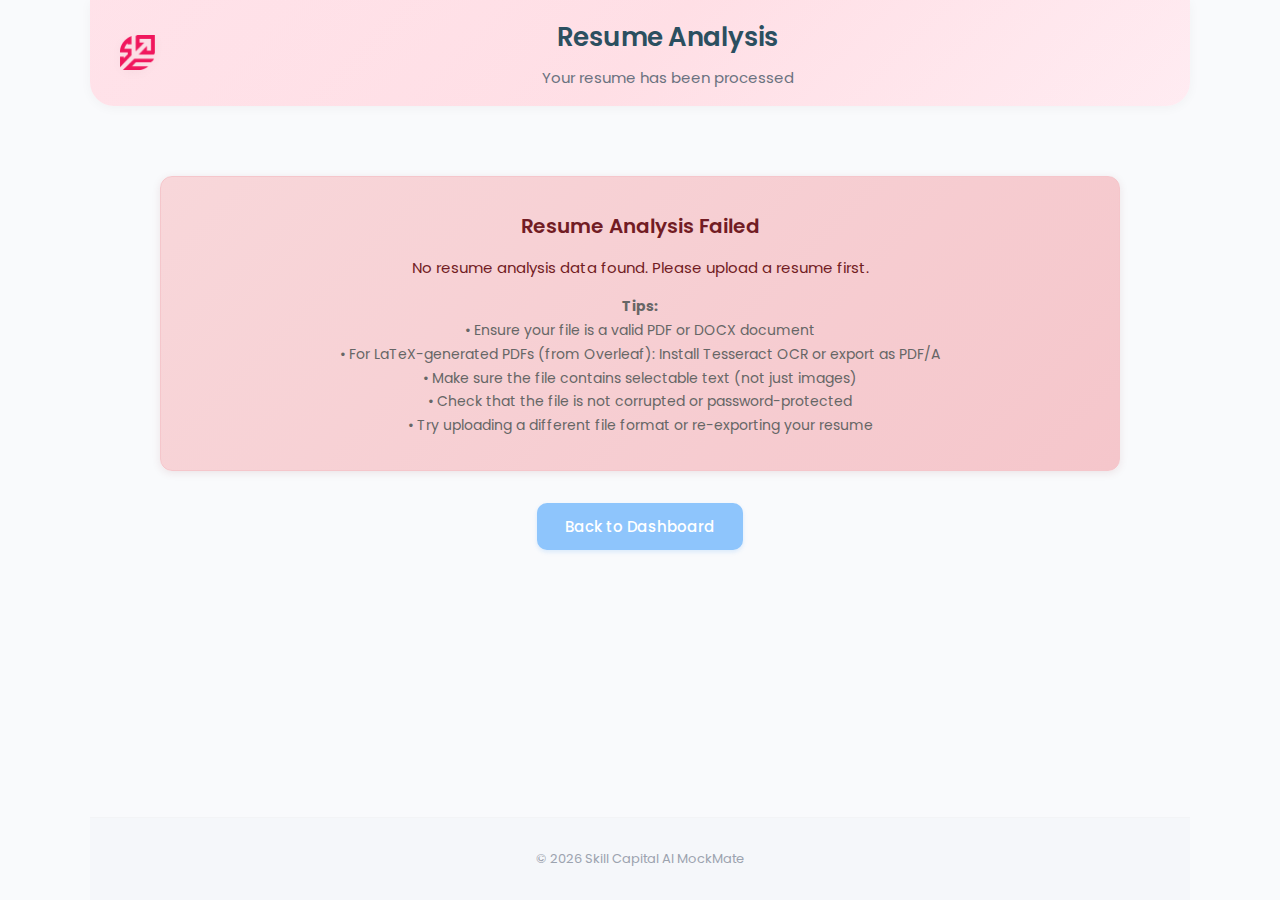
<file: frontend/resume-analysis.html>
<!DOCTYPE html>
<html lang="en">
<head>
    <meta charset="UTF-8">
    <meta name="viewport" content="width=device-width, initial-scale=1.0">
    <title>Resume Analysis - Skill Capital AI MockMate</title>
    <link rel="preconnect" href="https://fonts.googleapis.com">
    <link rel="preconnect" href="https://fonts.gstatic.com" crossorigin>
    <link href="https://fonts.googleapis.com/css2?family=Poppins:wght@300;400;500;600;700&family=Inter:wght@300;400;500;600&display=swap" rel="stylesheet">
    <link rel="stylesheet" href="styles.css">
    <style>
        /* Production-level Resume Analysis Page Styling */
        .analysis-container {
            max-width: 1000px;
            margin: 0 auto;
            padding: 30px 20px;
        }

        /* Success Banner - Enhanced */
        .success-banner {
            background: linear-gradient(135deg, #d4edda 0%, #c3e6cb 100%);
            border: 1px solid #c3e6cb;
            border-radius: 12px;
            padding: 24px 20px;
            margin-bottom: 32px;
            text-align: center;
            box-shadow: 0 2px 8px rgba(21, 87, 36, 0.1);
        }
        .success-banner h2 {
            color: #155724;
            margin-bottom: 10px;
            font-size: 22px;
            font-weight: 600;
            letter-spacing: -0.3px;
        }
        .success-banner p {
            color: #155724;
            font-size: 14px;
            margin: 0;
            opacity: 0.9;
        }

        /* Main Analysis Card - Enhanced */
        .analysis-card {
            background: #ffffff;
            border: 1px solid #e5e7eb;
            border-radius: 16px;
            padding: 32px;
            margin-bottom: 24px;
            box-shadow: 0 1px 3px rgba(0, 0, 0, 0.1), 0 1px 2px rgba(0, 0, 0, 0.06);
            transition: box-shadow 0.3s ease;
        }
        .analysis-card:hover {
            box-shadow: 0 4px 6px rgba(0, 0, 0, 0.07), 0 2px 4px rgba(0, 0, 0, 0.06);
        }

        /* Section Headings */
        .analysis-section {
            margin-bottom: 32px;
        }
        .analysis-section:last-child {
            margin-bottom: 0;
        }
        .analysis-section h3 {
            font-size: 18px;
            font-weight: 600;
            color: #1f2937;
            margin-bottom: 20px;
            padding-bottom: 12px;
            border-bottom: 2px solid #e5e7eb;
            display: flex;
            align-items: center;
            gap: 8px;
            letter-spacing: -0.2px;
        }

        /* Personal Information Rows */
        .info-row {
            display: flex;
            padding: 14px 0;
            border-bottom: 1px solid #f3f4f6;
            transition: background-color 0.2s ease;
        }
        .info-row:hover {
            background-color: #f9fafb;
            margin: 0 -16px;
            padding-left: 16px;
            padding-right: 16px;
            border-radius: 6px;
        }
        .info-row:last-child {
            border-bottom: none;
        }
        .info-label {
            font-weight: 600;
            color: #374151;
            min-width: 160px;
            font-size: 14px;
        }
        .info-value {
            color: #111827;
            flex: 1;
            font-size: 14px;
        }

        /* Skill Tags - Production Level */
        .skills-list {
            display: flex;
            flex-wrap: wrap;
            gap: 8px;
            margin-top: 4px;
        }
        .skills-list .skill-tag,
        .skill-tag {
            display: inline-block;
            padding: 8px 16px;
            background: #e1bee7;
            color: #4a148c;
            border-radius: 20px;
            font-size: 13px;
            font-weight: 500;
            border: none;
            box-shadow: 0 1px 2px rgba(74, 20, 140, 0.15);
            transition: all 0.2s ease;
            line-height: 1.4;
        }
        .skill-tag:hover {
            transform: translateY(-1px);
            box-shadow: 0 2px 4px rgba(74, 20, 140, 0.2);
            background: #d1a4d9;
        }

        /* Summary Cards with Blue Left Border */
        .summary-card {
            margin-bottom: 20px;
            padding: 16px;
            background: #f8f9fa;
            border-radius: 8px;
            border-left: 4px solid #64B5F6;
            box-shadow: 0 1px 2px rgba(0, 0, 0, 0.05);
        }
        .summary-card h4 {
            font-size: 16px;
            font-weight: 600;
            color: #374151;
            margin-bottom: 10px;
            letter-spacing: -0.1px;
        }
        .summary-card p {
            color: #111827;
            line-height: 1.6;
            margin: 0;
            font-size: 14px;
        }

        /* Skills Summary Category Cards */
        .skills-category-card {
            padding: 12px;
            background: #f8f9fa;
            border-radius: 8px;
            border-left: 3px solid #64B5F6;
            margin-bottom: 12px;
            box-shadow: 0 1px 2px rgba(0, 0, 0, 0.05);
        }
        .skills-category-card:last-child {
            margin-bottom: 0;
        }
        .skills-category-card .category-title {
            font-weight: 600;
            color: #374151;
            margin-bottom: 8px;
            font-size: 14px;
        }

        /* Project Cards with Green Left Border */
        .project-card {
            padding: 12px;
            background: #f8f9fa;
            border-radius: 8px;
            border-left: 3px solid #4CAF50;
            margin-bottom: 12px;
            box-shadow: 0 1px 2px rgba(0, 0, 0, 0.05);
        }
        .project-card:last-child {
            margin-bottom: 0;
        }
        .project-card .project-title {
            font-weight: 600;
            color: #374151;
            margin-bottom: 6px;
            font-size: 14px;
        }
        .project-card .project-description {
            font-size: 13px;
            color: #111827;
            line-height: 1.5;
        }

        /* Key Insights Card - Light Blue Gray */
        .insights-card {
            margin-bottom: 20px;
            padding: 16px;
            background: #f0f7ff;
            border-radius: 8px;
            border-left: 4px solid #64B5F6;
            box-shadow: 0 1px 2px rgba(0, 0, 0, 0.05);
        }
        .insights-card h4 {
            font-size: 16px;
            font-weight: 600;
            color: #374151;
            margin-bottom: 12px;
            letter-spacing: -0.1px;
        }
        .insights-card .insight-item {
            font-size: 14px;
            color: #111827;
            line-height: 1.6;
            margin-bottom: 8px;
        }
        .insights-card .insight-item:last-child {
            margin-bottom: 0;
        }
        .insights-card .insight-item strong {
            color: #1f2937;
            font-weight: 600;
        }

        /* Interview Modules Overview - Premium Redesign */
        #interviewModulesContainer {
            display: grid;
            grid-template-columns: repeat(2, 1fr);
            gap: 24px;
            margin-top: 24px;
        }

        /* Premium Module Cards */
        .module-card {
            background: #ffffff;
            border: 1px solid #e5e7eb;
            border-radius: 16px;
            padding: 28px;
            transition: all 0.3s cubic-bezier(0.4, 0, 0.2, 1);
            box-shadow: 0 1px 3px rgba(0, 0, 0, 0.08), 0 1px 2px rgba(0, 0, 0, 0.06);
            height: 100%;
            display: flex;
            flex-direction: column;
            position: relative;
            overflow: hidden;
        }

        .module-card::before {
            content: '';
            position: absolute;
            top: 0;
            left: 0;
            width: 5px;
            height: 100%;
            transition: width 0.3s ease;
        }

        .module-card:hover {
            box-shadow: 0 10px 25px rgba(0, 0, 0, 0.1), 0 4px 10px rgba(0, 0, 0, 0.08);
            transform: translateY(-4px);
            border-color: rgba(0, 0, 0, 0.12);
        }

        .module-card:hover::before {
            width: 6px;
        }

        /* Module Card Header */
        .module-card h4 {
            font-size: 20px;
            font-weight: 700;
            color: #111827;
            margin: 0 0 12px 0;
            letter-spacing: -0.3px;
            line-height: 1.3;
            padding-bottom: 12px;
            border-bottom: 2px solid #f3f4f6;
        }

        /* Module Card Description */
        .module-card p {
            font-size: 14px;
            color: #6b7280;
            line-height: 1.6;
            margin: 0 0 20px 0;
        }

        /* Module Section Labels */
        .module-card .module-label {
            font-weight: 600;
            color: #374151;
            font-size: 13px;
            margin-bottom: 10px;
            letter-spacing: -0.1px;
            text-transform: uppercase;
            font-size: 11px;
            color: #6b7280;
        }

        /* Module Content Sections */
        .module-card .module-section {
            margin-bottom: 20px;
        }

        .module-card .module-section:last-of-type {
            margin-bottom: 0;
        }

        /* Enhanced Skill Lists */
        .module-card .skills-list {
            display: flex;
            flex-wrap: wrap;
            gap: 8px;
            margin-top: 8px;
        }

        /* Premium Badge Styling */
        .module-card .skill-tag {
            display: inline-block;
            padding: 8px 14px;
            background: linear-gradient(135deg, #e1bee7 0%, #d1a4d9 100%);
            color: #4a148c;
            border-radius: 20px;
            font-size: 12px;
            font-weight: 600;
            border: none;
            box-shadow: 0 2px 4px rgba(74, 20, 140, 0.15);
            transition: all 0.2s ease;
            line-height: 1.4;
            letter-spacing: 0.2px;
        }

        .module-card .skill-tag:hover {
            transform: translateY(-2px) scale(1.02);
            box-shadow: 0 4px 8px rgba(74, 20, 140, 0.25);
            background: linear-gradient(135deg, #d1a4d9 0%, #c895d1 100%);
        }

        /* Difficulty Badge - Enhanced */
        #codingDifficulty {
            display: inline-block;
            padding: 8px 16px;
            background: linear-gradient(135deg, #c8e6c9 0%, #a5d6a7 100%);
            color: #1b5e20;
            border-radius: 20px;
            font-weight: 700;
            font-size: 12px;
            box-shadow: 0 2px 4px rgba(27, 94, 32, 0.2);
            letter-spacing: 0.3px;
            margin-top: 6px;
        }

        /* Module Lists */
        .module-card ul {
            font-size: 13px;
            color: #374151;
            line-height: 1.7;
            margin: 8px 0 0 0;
            padding-left: 20px;
            list-style: none;
        }

        .module-card ul li {
            margin-bottom: 8px;
            position: relative;
            padding-left: 8px;
        }

        .module-card ul li::before {
            content: '•';
            position: absolute;
            left: -12px;
            color: #9ca3af;
            font-weight: bold;
            font-size: 16px;
        }

        /* STAR Method Guidance */
        .module-card #starGuidance {
            font-size: 13px;
            color: #374151;
            line-height: 1.7;
            margin-top: 8px;
        }

        .module-card #starGuidance div {
            margin-bottom: 10px;
            padding: 8px 12px;
            background: #f9fafb;
            border-radius: 8px;
            border-left: 3px solid #9ca3af;
        }

        .module-card #starGuidance div:last-child {
            margin-bottom: 0;
        }

        .module-card #starGuidance strong {
            color: #111827;
            font-weight: 700;
            margin-right: 6px;
        }

        /* Module Divider */
        .module-card .module-divider {
            margin-top: auto;
            padding-top: 20px;
            border-top: 2px solid #f3f4f6;
        }

        /* Premium Button Styling */
        .module-card .btn-primary {
            width: 100%;
            padding: 14px 24px;
            font-size: 15px;
            font-weight: 600;
            border-radius: 12px;
            background: linear-gradient(135deg, #64B5F6 0%, #42a5f5 100%);
            color: #ffffff;
            border: none;
            box-shadow: 0 4px 12px rgba(100, 181, 246, 0.4);
            transition: all 0.3s ease;
            letter-spacing: 0.2px;
            text-transform: none;
        }

        .module-card .btn-primary:hover {
            background: linear-gradient(135deg, #42a5f5 0%, #2196F3 100%);
            box-shadow: 0 6px 20px rgba(100, 181, 246, 0.5);
            transform: translateY(-2px);
        }

        .module-card .btn-primary:active {
            transform: translateY(0);
            box-shadow: 0 2px 8px rgba(100, 181, 246, 0.4);
        }

        /* Module Card Left Border Colors with Gradient */
        .module-card.technical::before {
            background: linear-gradient(180deg, #2196F3 0%, #1976D2 100%);
        }

        .module-card.coding::before {
            background: linear-gradient(180deg, #4CAF50 0%, #388E3C 100%);
        }

        .module-card.hr::before {
            background: linear-gradient(180deg, #FF9800 0%, #F57C00 100%);
        }

        .module-card.behavioral::before {
            background: linear-gradient(180deg, #9C27B0 0%, #7B1FA2 100%);
        }

        /* Responsive Design */
        @media (max-width: 968px) {
            #interviewModulesContainer {
                grid-template-columns: 1fr;
                gap: 20px;
            }
        }

        @media (min-width: 969px) and (max-width: 1200px) {
            #interviewModulesContainer {
                grid-template-columns: repeat(2, 1fr);
                gap: 20px;
            }
        }

        @media (min-width: 1201px) {
            #interviewModulesContainer {
                grid-template-columns: repeat(2, 1fr);
                gap: 24px;
            }
        }

        /* Loading State */
        .loading-state {
            text-align: center;
            padding: 80px 20px;
        }
        .spinner-large {
            width: 60px;
            height: 60px;
            border: 5px solid #f3f4f6;
            border-top-color: #8ec5fc;
            border-radius: 50%;
            animation: spin 1s linear infinite;
            margin: 0 auto 24px;
        }
        @keyframes spin {
            to { transform: rotate(360deg); }
        }

        /* Error State */
        .error-state {
            background: linear-gradient(135deg, #f8d7da 0%, #f5c6cb 100%);
            border: 1px solid #f5c6cb;
            border-radius: 12px;
            padding: 32px;
            text-align: center;
            color: #721c24;
            box-shadow: 0 2px 8px rgba(114, 28, 36, 0.1);
        }
        .error-state h3 {
            color: #721c24;
            margin-bottom: 12px;
            font-size: 20px;
            font-weight: 600;
        }

        /* Back Button */
        .back-button {
            margin-top: 32px;
            text-align: center;
        }

        /* Button Enhancements */
        .btn {
            transition: all 0.2s ease;
        }
        .btn-primary {
            box-shadow: 0 2px 4px rgba(142, 197, 252, 0.3);
        }
        .btn-primary:hover {
            box-shadow: 0 4px 8px rgba(142, 197, 252, 0.4);
        }

        /* Responsive Design */
        @media (max-width: 768px) {
            .analysis-container {
                padding: 20px 15px;
            }
            .analysis-card {
                padding: 24px 20px;
            }
            #interviewModulesContainer {
                grid-template-columns: 1fr;
                gap: 16px;
            }
            .info-row {
                flex-direction: column;
                gap: 4px;
            }
            .info-label {
                min-width: auto;
            }
        }

        /* Smooth Scrolling */
        html {
            scroll-behavior: smooth;
        }
    </style>
</head>
<body>
    <div class="app-container">
        <header class="header">
            <div class="header-content">
                <img src="logo.png" alt="Skill Capital AI MockMate Logo" class="header-logo">
                <div class="header-text">
                    <h1>Resume Analysis</h1>
                    <p class="subtitle">Your resume has been processed</p>
                </div>
            </div>
        </header>

        <main class="main-content">
            <div class="analysis-container">
                <!-- Loading State -->
                <div id="loadingState" class="loading-state">
                    <div class="spinner-large"></div>
                    <h2 style="color: var(--text-secondary); margin-bottom: 10px;">Analyzing Your Resume...</h2>
                    <p style="color: var(--text-light);">Please wait while we extract information from your resume.</p>
                </div>

                <!-- Success State -->
                <div id="successState" class="hidden">
                    <div class="success-banner">
                        <h2>✓ Your resume has been successfully analyzed!</h2>
                        <p>We've extracted the following information from your resume.</p>
                    </div>

                    <div class="analysis-card">
                        <div class="analysis-section">
                            <h3>Personal Information</h3>
                            <div class="info-row">
                                <span class="info-label">Name:</span>
                                <span class="info-value" id="resumeName">Not found</span>
                            </div>
                            <div class="info-row">
                                <span class="info-label">Email:</span>
                                <span class="info-value" id="resumeEmail">Not found</span>
                            </div>
                            <div class="info-row">
                                <span class="info-label">Experience Level:</span>
                                <span class="info-value" id="resumeExperience">Not found</span>
                            </div>
                            <div id="experienceInputContainer" class="hidden" style="margin-top: 15px; padding: 15px; background: #f8f9fa; border-radius: 8px; border: 1px solid #dee2e6;">
                                <p style="color: #856404; margin-bottom: 10px; font-size: 14px;">
                                    <strong>Experience not found in resume.</strong> Please enter your experience manually.
                                </p>
                                <div style="display: flex; gap: 10px; align-items: center;">
                                    <input 
                                        type="text" 
                                        id="experienceInput" 
                                        placeholder="e.g., 2 years, Fresher, 5+ years"
                                        style="flex: 1; padding: 10px; border: 1px solid #ced4da; border-radius: 6px; font-size: 14px;"
                                    >
                                    <button 
                                        id="saveExperienceBtn" 
                                        class="btn btn-primary"
                                        style="padding: 10px 20px; font-size: 14px;"
                                    >
                                        Save
                                    </button>
                                </div>
                            </div>
                        </div>

                        <div class="analysis-section">
                            <h3>Skills Extracted</h3>
                            <div id="resumeSkills" class="skills-list"></div>
                        </div>

                        <div class="analysis-section">
                            <h3>Enhanced Summary</h3>
                            
                            <!-- Resume Summary Paragraph -->
                            <div id="resumeSummaryContainer" class="summary-card">
                                <h4>Clear Resume Summary</h4>
                                <p id="resumeSummary">Loading...</p>
                            </div>
                            
                            <!-- Skills Summary by Category -->
                            <div id="skillsSummaryContainer" style="margin-bottom: 20px;">
                                <h4 style="font-size: 16px; font-weight: 600; color: #374151; margin-bottom: 15px; letter-spacing: -0.1px;">Extracted Skills Summary</h4>
                                <div id="skillsSummary" style="display: grid; gap: 12px;">
                                    <!-- Will be populated by JavaScript -->
                                </div>
                            </div>
                            
                            <!-- Projects Summary -->
                            <div id="projectsSummaryContainer" style="margin-bottom: 20px;">
                                <h4 style="font-size: 16px; font-weight: 600; color: #374151; margin-bottom: 15px; letter-spacing: -0.1px;">Projects Summary</h4>
                                <div id="projectsSummary" style="display: grid; gap: 12px;">
                                    <!-- Will be populated by JavaScript -->
                                </div>
                            </div>
                            
                            <!-- Insights -->
                            <div id="insightsContainer" class="insights-card">
                                <h4>Key Insights</h4>
                                <div id="insights">
                                    <!-- Will be populated by JavaScript -->
                                </div>
                            </div>
                        </div>

                        <!-- Interview Modules Overview Section -->
                        <div class="analysis-section">
                            <h3>Interview Modules Overview</h3>
                            
                            <div id="interviewModulesContainer">
                                <!-- Technical Interview Module -->
                                <div class="module-card technical">
                                    <h4>Technical Interview</h4>
                                    <p id="technicalDescription">Loading...</p>
                                    <div class="module-section">
                                        <div class="module-label">Core Technical & Domain Skills</div>
                                        <div id="technicalTopics" class="skills-list"></div>
                                    </div>
                                    <div class="module-divider">
                                        <button class="btn btn-primary" onclick="startInterviewFromModule('technical')">Start Interview</button>
                                    </div>
                                </div>

                                <!-- Coding / Online Test Module -->
                                <div class="module-card coding">
                                    <h4>Coding / Online Test</h4>
                                    <div class="module-section">
                                        <div class="module-label">Difficulty Level</div>
                                        <div id="codingDifficulty">—</div>
                                    </div>
                                    <div class="module-section">
                                        <div class="module-label">Recommended Platforms</div>
                                        <div id="codingPlatforms" class="skills-list"></div>
                                    </div>
                                    <div class="module-section">
                                        <div class="module-label">Programming & DSA Topics</div>
                                        <div id="codingTopics" class="skills-list"></div>
                                    </div>
                                    <div class="module-divider">
                                        <button class="btn btn-primary" onclick="startInterviewFromModule('coding')">Start Interview</button>
                                    </div>
                                </div>

                                <!-- HR Interview Module -->
                                <div class="module-card hr">
                                    <h4>HR Interview</h4>
                                    <div class="module-section">
                                        <div class="module-label">Evaluation Points</div>
                                        <ul id="hrEvaluationPoints">
                                            <li>Loading...</li>
                                        </ul>
                                    </div>
                                    <div class="module-section">
                                        <div class="module-label">Communication & Leadership Skills</div>
                                        <ul id="hrSuggestions">
                                            <li>Loading...</li>
                                        </ul>
                                    </div>
                                    <div class="module-divider">
                                        <button class="btn btn-primary" onclick="startInterviewFromModule('hr')">Start Interview</button>
                                    </div>
                                </div>

                                <!-- Behavioral Interview Module -->
                                <div class="module-card behavioral">
                                    <h4>Behavioral Interview</h4>
                                    <div class="module-section">
                                        <div class="module-label">STAR Method</div>
                                        <div id="starGuidance">
                                            <div><strong>S:</strong> <span id="starSituation">—</span></div>
                                            <div><strong>T:</strong> <span id="starTask">—</span></div>
                                            <div><strong>A:</strong> <span id="starAction">—</span></div>
                                            <div><strong>R:</strong> <span id="starResult">—</span></div>
                                        </div>
                                    </div>
                                    <div class="module-section">
                                        <div class="module-label">STAR Method Points from Resume</div>
                                        <ul id="behavioralTips">
                                            <li>Loading...</li>
                                        </ul>
                                    </div>
                                    <div class="module-divider">
                                        <button class="btn btn-primary" onclick="startInterviewFromModule('behavioral')">Start Interview</button>
                                    </div>
                                </div>
                            </div>
                        </div>
                    </div>
                </div>

                <!-- Error State -->
                <div id="errorState" class="hidden">
                    <div class="error-state">
                        <h3>Resume Analysis Failed</h3>
                        <p id="errorMessage">An error occurred while processing your resume. Please try again.</p>
                        <p style="margin-top: 15px; font-size: 14px; color: #666;">
                            <strong>Tips:</strong><br>
                            • Ensure your file is a valid PDF or DOCX document<br>
                            • For LaTeX-generated PDFs (from Overleaf): Install Tesseract OCR or export as PDF/A<br>
                            • Make sure the file contains selectable text (not just images)<br>
                            • Check that the file is not corrupted or password-protected<br>
                            • Try uploading a different file format or re-exporting your resume
                        </p>
                    </div>
                </div>

                <div class="back-button">
                    <button class="btn btn-primary" onclick="window.location.href='/'">Back to Dashboard</button>
                </div>
            </div>
        </main>

        <footer class="footer">
            <p>&copy; 2026 Skill Capital AI MockMate</p>
        </footer>
    </div>

    <!-- Load API configuration first -->
    <script src="api-config.js"></script>
    <script>
        // Get resume data from URL parameters or sessionStorage
        async function loadResumeAnalysis() {
            const urlParams = new URLSearchParams(window.location.search);
            const sessionId = urlParams.get('session') || sessionStorage.getItem('resume_analysis_session');
            
            // Try to get from sessionStorage first (faster)
            const cachedData = sessionStorage.getItem('resume_analysis_data');
            if (cachedData) {
                try {
                    const data = JSON.parse(cachedData);
                    // Check if it's an error state
                    if (data.success === false && data.error) {
                        showError(data.error || 'Failed to parse resume. Please try again with another file.');
                        return;
                    }
                    // Display success data
                    displayAnalysis(data);
                    return;
                } catch (e) {
                    // Failed to parse cached data, fetching from server
                }
            }
            
            if (!sessionId || sessionId === 'new') {
                showError('No resume analysis data found. Please upload a resume first.');
                return;
            }

            try {
                // Check if session_id starts with "error_" - this means it's an error session
                if (sessionId && sessionId.startsWith('error_')) {
                    if (cachedData) {
                        try {
                            const data = JSON.parse(cachedData);
                            if (data.success === false && data.error) {
                                showError(data.error || 'Failed to parse resume. Please try again with another file.');
                                return;
                            }
                            displayAnalysis(data);
                            return;
                        } catch (parseError) {
                            console.error('Failed to parse cached error data:', parseError);
                            showError('Failed to parse resume. Please try uploading again.');
                            return;
                        }
                    } else {
                        showError('No resume analysis data found. Please upload a resume first.');
                        return;
                    }
                }
                
                // Fetch analysis data from backend
                const res = await fetch(`${getApiBase()}/api/profile/resume-analysis/${sessionId}`);
                
                if (!res.ok) {
                    // If 404 and we have cached data, use it
                    if (res.status === 404 && cachedData) {
                        try {
                            const data = JSON.parse(cachedData);
                            if (data.success === false && data.error) {
                                showError(data.error || 'Failed to parse resume. Please try again with another file.');
                                return;
                            }
                            displayAnalysis(data);
                            return;
                        } catch (parseError) {
                            console.error('Failed to parse cached data:', parseError);
                            showError('Session expired. Please upload your resume again.');
                            return;
                        }
                    }
                    // For other errors, try to get error message from response
                    let errorMessage = 'Failed to fetch analysis data';
                    try {
                        const errorData = await res.json();
                        errorMessage = errorData.detail || errorData.error || errorMessage;
                    } catch (e) {
                        errorMessage = `Server error: ${res.status} ${res.statusText}`;
                    }
                    throw new Error(errorMessage);
                }

                const data = await res.json();
                
                // Check for error state
                if (data.success === false && data.error) {
                    showError(data.error || 'Failed to parse resume. Please try again with another file.');
                    return;
                }
                
                displayAnalysis(data);
            } catch (e) {
                console.error('Error loading analysis:', e);
                // Try sessionStorage as fallback
                if (cachedData) {
                    try {
                        const data = JSON.parse(cachedData);
                        if (data.success === false && data.error) {
                            showError(data.error || 'Failed to parse resume. Please try again with another file.');
                            return;
                        }
                        displayAnalysis(data);
                        return;
                    } catch (parseError) {
                        console.error('Failed to parse cached data:', parseError);
                    }
                }
                // Show the actual error message if available
                let errorMsg = e.message || 'Failed to load resume analysis.';
                
                // Provide more helpful error messages
                if (errorMsg.includes('Failed to fetch') || errorMsg.includes('NetworkError')) {
                    errorMsg = 'Network error: Could not connect to the server. Please check your internet connection and try again.';
                } else if (errorMsg.includes('404')) {
                    errorMsg = 'Session expired or not found. Please upload your resume again.';
                } else if (errorMsg.includes('500')) {
                    errorMsg = 'Server error occurred. Please try again in a moment.';
                }
                
                showError(errorMsg);
            }
        }

        function displayAnalysis(data) {
            document.getElementById('loadingState').classList.add('hidden');
            document.getElementById('successState').classList.remove('hidden');

            // Display personal information
            document.getElementById('resumeName').textContent = data.name || 'Not found';
            document.getElementById('resumeEmail').textContent = data.email || 'Not found';
            
            // Handle experience display and manual input
            const experience = data.experience_level || data.experience || 'Not found';
            const experienceElement = document.getElementById('resumeExperience');
            const experienceInputContainer = document.getElementById('experienceInputContainer');
            
            // Check if experience is missing or not specified
            const isExperienceMissing = !experience || 
                                       experience === 'Not found' || 
                                       experience === 'Not specified' || 
                                       experience === 'Unknown' ||
                                       experience.trim() === '';
            
            if (isExperienceMissing) {
                experienceElement.textContent = 'Not found';
                experienceInputContainer.classList.remove('hidden');
            } else {
                experienceElement.textContent = experience;
                experienceInputContainer.classList.add('hidden');
            }

            // Display skills
            const skills = data.skills || [];
            const skillsContainer = document.getElementById('resumeSkills');
            if (skills.length > 0) {
                skillsContainer.innerHTML = skills.map(s => `<span class="skill-tag">${s}</span>`).join('');
            } else {
                skillsContainer.innerHTML = '<p style="color: #999; font-size: 13px; padding: 10px;">No skills detected</p>';
            }

            // Display enhanced summary
            const summary = data.summary || {};
            
            // Display resume summary paragraph
            const resumeSummary = summary.resume_summary || 'Summary not available.';
            document.getElementById('resumeSummary').textContent = resumeSummary;
            
            // Display categorized skills
            const skillsSummary = summary.skills_summary || {};
            const skillsSummaryContainer = document.getElementById('skillsSummary');
            const categories = ['Programming', 'AI/ML', 'Tools', 'Soft Skills'];
            let skillsSummaryHtml = '';
            
            categories.forEach(category => {
                const categorySkills = skillsSummary[category] || [];
                if (categorySkills.length > 0) {
                    skillsSummaryHtml += `
                        <div class="skills-category-card">
                            <div class="category-title">${category}</div>
                            <div class="skills-list">
                                ${categorySkills.map(skill => `<span class="skill-tag">${skill}</span>`).join('')}
                            </div>
                        </div>
                    `;
                }
            });
            
            if (skillsSummaryHtml) {
                skillsSummaryContainer.innerHTML = skillsSummaryHtml;
            } else {
                skillsSummaryContainer.innerHTML = '<p style="color: #999; font-size: 13px; padding: 10px;">No categorized skills available.</p>';
            }
            
            // Display projects summary
            const projects = summary.projects_summary || [];
            const projectsContainer = document.getElementById('projectsSummary');
            if (projects.length > 0) {
                projectsContainer.innerHTML = projects.map(project => `
                    <div class="project-card">
                        <div class="project-title">${project.name || 'Untitled Project'}</div>
                        <div class="project-description">
                            ${project.summary || 'No description available.'}
                        </div>
                    </div>
                `).join('');
            } else {
                projectsContainer.innerHTML = '<p style="color: #999; font-size: 13px; padding: 10px;">No projects detected in resume.</p>';
            }
            
            // Display insights
            const insights = generateInsights(data, summary);
            document.getElementById('insights').innerHTML = insights;
            
            // Display Interview Modules Overview
            const interviewModules = data.interview_modules || {};
            
            // Technical Interview Module
            const technicalInterview = interviewModules.technical_interview || {};
            document.getElementById('technicalDescription').textContent = technicalInterview.description || 'Prepare for technical questions covering your core skills and technologies.';
            const technicalSkills = technicalInterview.skills || [];
            const technicalTopicsContainer = document.getElementById('technicalTopics');
            if (technicalSkills.length > 0) {
                technicalTopicsContainer.innerHTML = technicalSkills.map(skill => `<span class="skill-tag">${skill}</span>`).join('');
            } else {
                technicalTopicsContainer.innerHTML = '<p style="color: #999; font-size: 12px;">No technical skills found</p>';
            }
            
            // Coding / Online Test Module
            const codingTest = interviewModules.coding_test || {};
            document.getElementById('codingDifficulty').textContent = codingTest.difficulty_level || '—';
            const codingPlatforms = codingTest.platforms || [];
            const codingPlatformsContainer = document.getElementById('codingPlatforms');
            if (codingPlatforms.length > 0) {
                codingPlatformsContainer.innerHTML = codingPlatforms.map(platform => `<span class="skill-tag">${platform}</span>`).join('');
            } else {
                codingPlatformsContainer.innerHTML = '<p style="color: #999; font-size: 12px;">No platforms available</p>';
            }
            const codingTopics = codingTest.topics || [];
            const codingTopicsContainer = document.getElementById('codingTopics');
            if (codingTopics.length > 0) {
                codingTopicsContainer.innerHTML = codingTopics.map(topic => `<span class="skill-tag">${topic}</span>`).join('');
            } else {
                codingTopicsContainer.innerHTML = '<p style="color: #999; font-size: 12px;">No topics available</p>';
            }
            
            // HR Interview Module
            const hrInterview = interviewModules.hr_interview || {};
            const hrEvaluationPoints = hrInterview.evaluation_points || [];
            const hrEvaluationPointsContainer = document.getElementById('hrEvaluationPoints');
            if (hrEvaluationPoints.length > 0) {
                hrEvaluationPointsContainer.innerHTML = hrEvaluationPoints.map(point => `<li>${point}</li>`).join('');
            } else {
                hrEvaluationPointsContainer.innerHTML = '<li style="color: #999;">No evaluation points available</li>';
            }
            const hrSkills = hrInterview.skills || [];
            const hrSuggestionsContainer = document.getElementById('hrSuggestions');
            if (hrSkills.length > 0) {
                hrSuggestionsContainer.innerHTML = hrSkills.map(skill => `<li>${skill}</li>`).join('');
            } else {
                hrSuggestionsContainer.innerHTML = '<li style="color: #999;">No skills found</li>';
            }
            
            // Behavioral Interview Module
            const behavioralInterview = interviewModules.behavioral_interview || {};
            const starGuidance = behavioralInterview.star_guidance || {};
            document.getElementById('starSituation').textContent = starGuidance.Situation || '—';
            document.getElementById('starTask').textContent = starGuidance.Task || '—';
            document.getElementById('starAction').textContent = starGuidance.Action || '—';
            document.getElementById('starResult').textContent = starGuidance.Result || '—';
            const starPoints = behavioralInterview.star_points || [];
            const behavioralTipsContainer = document.getElementById('behavioralTips');
            if (starPoints.length > 0) {
                behavioralTipsContainer.innerHTML = starPoints.map(point => `<li>${point}</li>`).join('');
            } else {
                behavioralTipsContainer.innerHTML = '<li style="color: #999;">No STAR points extracted</li>';
            }
        }

        function generateInsights(data, summary) {
            const insights = [];
            const skills = data.skills || [];
            const projects = summary.projects_summary || [];
            const experience = data.experience_level || 'Not specified';
            const rating = summary.resume_rating || 0;
            
            // Skills insight
            if (skills.length > 0) {
                insights.push(`<strong>Skills:</strong> ${skills.length} technical skills identified, showing ${skills.length >= 10 ? 'strong' : 'moderate'} technical breadth.`);
            }
            
            // Projects insight
            if (projects.length > 0) {
                insights.push(`<strong>Projects:</strong> ${projects.length} project${projects.length > 1 ? 's' : ''} detected, demonstrating practical experience and problem-solving ability.`);
            } else {
                insights.push(`<strong>Projects:</strong> Consider adding project details to showcase your hands-on experience.`);
            }
            
            // Experience insight
            if (experience && experience !== 'Not specified' && experience !== 'Unknown') {
                insights.push(`<strong>Experience:</strong> ${experience} of professional experience, indicating ${experience.includes('Fresher') || experience.includes('1') ? 'entry-level' : 'experienced'} candidate profile.`);
            }
            
            // Rating insight
            if (rating >= 4.0) {
                insights.push(`<strong>Resume Quality:</strong> Strong resume (${rating.toFixed(2)}/5.0) with good structure, skills, and completeness.`);
            } else if (rating >= 3.0) {
                insights.push(`<strong>Resume Quality:</strong> Good resume (${rating.toFixed(2)}/5.0) with room for improvement in formatting or detail.`);
            } else {
                insights.push(`<strong>Resume Quality:</strong> Resume needs enhancement (${rating.toFixed(2)}/5.0). Consider adding more skills, projects, or experience details.`);
            }
            
            return insights.map(insight => `<div class="insight-item">${insight}</div>`).join('');
        }

        // Make function globally accessible - define it early to ensure it's available
        function buildNavigationUrl(targetPage) {
            const search = window.location.search && window.location.search.trim();
            if (!search) return targetPage;

            // Ensure search string starts with '?'
            const normalizedSearch = search.startsWith('?') ? search : `?${search}`;
            // If target already has query params, append with &
            if (targetPage.includes('?')) {
                return `${targetPage}${normalizedSearch.replace('?', '&')}`;
            }
            return `${targetPage}${normalizedSearch}`;
        }

        function startInterviewFromModule(moduleType) {
            // Normalize module type (trim and lowercase for safety)
            const normalizedType = String(moduleType || '').trim().toLowerCase();
            
            // Store the module type in sessionStorage for reference
            sessionStorage.setItem('selectedInterviewModule', normalizedType);
            
            // Redirect to appropriate interview page using switch for better reliability
            let targetUrl = null;
            
            switch(normalizedType) {
                case 'technical':
                    targetUrl = 'technical-guidelines.html';
                    break;
                case 'coding':
                    targetUrl = 'coding-interview.html';
                    break;
                case 'hr':
                    targetUrl = 'hr-interview.html';
                    break;
                case 'behavioral':
                case 'star':
                    targetUrl = 'star-interview.html';
                    break;
                default:
                    targetUrl = 'index.html';
                    break;
            }
            
            // Perform navigation
            if (targetUrl) {
                window.location.href = buildNavigationUrl(targetUrl);
            }
            
            return false; // Prevent default behavior
        }
        
        // Also attach to window for extra safety
        window.startInterviewFromModule = startInterviewFromModule;

        // Handle manual experience input
        async function saveExperience() {
            const experienceInput = document.getElementById('experienceInput');
            const experience = experienceInput.value.trim();
            
            if (!experience) {
                alert('Please enter your experience level.');
                return;
            }
            
            // Get session ID from URL or sessionStorage
            const urlParams = new URLSearchParams(window.location.search);
            const sessionId = urlParams.get('session') || sessionStorage.getItem('resume_analysis_session');
            
            if (!sessionId) {
                alert('Session not found. Please refresh the page and try again.');
                return;
            }
            
            try {
                // Get user_id from localStorage (persistent) or sessionStorage
                let userId = localStorage.getItem('user_id') || sessionStorage.getItem('resume_user_id');
                if (!userId) {
                    try {
                        const userRes = await fetch(`${getApiBase()}/api/profile/current`);
                        if (userRes.ok) {
                            const user = await userRes.json();
                            userId = user.user_id;
                            // Store in localStorage for persistence
                            if (userId) {
                                localStorage.setItem('user_id', userId);
                                sessionStorage.setItem('resume_user_id', userId);
                            }
                        }
                    } catch (e) {
                        // Could not get current user
                    }
                }
                
                // Build URL with experience and optional user_id
                let url = `${getApiBase()}/api/profile/resume-analysis/${sessionId}/experience?experience=${encodeURIComponent(experience)}`;
                if (userId) {
                    url += `&user_id=${encodeURIComponent(userId)}`;
                }
                
                
                const response = await fetch(url, {
                    method: 'PUT',
                    headers: {
                        'Content-Type': 'application/json'
                    }
                });
                
                
                if (!response.ok) {
                    // Try to get error message from response
                    let errorMessage = 'Failed to update experience';
                    try {
                        const errorData = await response.json();
                        errorMessage = errorData.detail || errorData.message || errorMessage;
                    } catch (e) {
                        errorMessage = `HTTP ${response.status}: ${response.statusText}`;
                    }
                    console.error('[EXPERIENCE_UPDATE] Error response:', errorMessage);
                    throw new Error(errorMessage);
                }
                
                const result = await response.json();
                
                // Verify success
                if (result.status === 'success' || result.success === true) {
                    // Update the display immediately
                    document.getElementById('resumeExperience').textContent = experience;
                    document.getElementById('experienceInputContainer').classList.add('hidden');
                    
                    // Update cached data in sessionStorage
                    const cachedData = sessionStorage.getItem('resume_analysis_data');
                    if (cachedData) {
                        const data = JSON.parse(cachedData);
                        data.experience_level = experience;
                        sessionStorage.setItem('resume_analysis_data', JSON.stringify(data));
                    }
                    
                    // Show success message briefly
                    const saveBtn = document.getElementById('saveExperienceBtn');
                    const originalText = saveBtn.textContent;
                    saveBtn.textContent = 'Saved!';
                    saveBtn.style.background = '#28a745';
                    setTimeout(() => {
                        saveBtn.textContent = originalText;
                        saveBtn.style.background = '';
                    }, 2000);
                } else {
                    throw new Error(result.message || 'Unknown error occurred');
                }
                
            } catch (error) {
                console.error('[EXPERIENCE_UPDATE] Error saving experience:', error);
                console.error('[EXPERIENCE_UPDATE] Error details:', error.message);
                alert(`Failed to save experience: ${error.message || 'Please try again.'}`);
            }
        }

        function showError(message) {
            document.getElementById('loadingState').classList.add('hidden');
            document.getElementById('errorState').classList.remove('hidden');
            document.getElementById('errorMessage').textContent = message;
        }

        // Load analysis on page load
        document.addEventListener('DOMContentLoaded', () => {
            loadResumeAnalysis();
            
            // Setup experience input handlers (already handled above, but ensure they're set)
            const saveBtn = document.getElementById('saveExperienceBtn');
            const experienceInput = document.getElementById('experienceInput');
            
            if (saveBtn) {
                saveBtn.addEventListener('click', saveExperience);
            }
            
            if (experienceInput) {
                experienceInput.addEventListener('keypress', (e) => {
                    if (e.key === 'Enter') {
                        saveExperience();
                    }
                });
            }
        });
    </script>
</body>
</html>
</file>
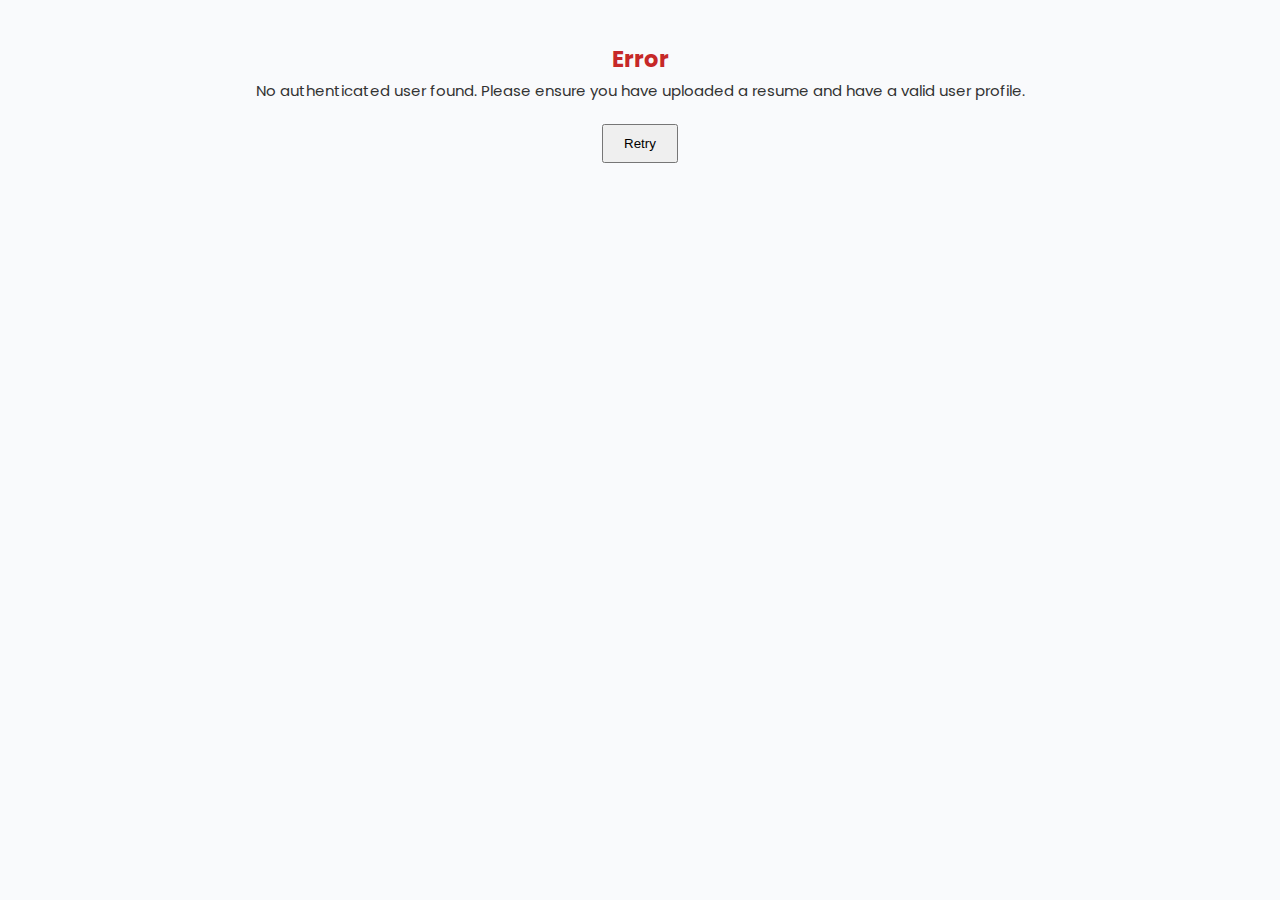
<file: frontend/star-interview.html>
<!DOCTYPE html>
<html lang="en">
<head>
    <meta charset="UTF-8">
    <meta name="viewport" content="width=device-width, initial-scale=1.0">
    <title>STAR Interview - Skill Capital AI MockMate</title>
    <link rel="preconnect" href="https://fonts.googleapis.com">
    <link rel="preconnect" href="https://fonts.gstatic.com" crossorigin>
    <link href="https://fonts.googleapis.com/css2?family=Poppins:wght@300;400;500;600;700&family=Inter:wght@300;400;500;600&display=swap" rel="stylesheet">
    <link rel="stylesheet" href="styles.css">
    <style>
        .interview-page-container {
            max-width: 900px;
            margin: 0 auto;
            padding: 20px;
        }

        .interview-header {
            text-align: center;
            margin-bottom: 30px;
        }

        .interview-header h1 {
            color: var(--text-secondary);
            margin-bottom: 10px;
        }

        .interview-status {
            display: inline-block;
            padding: 8px 16px;
            background: var(--accent-light);
            border-radius: 20px;
            font-size: 14px;
            color: var(--text-secondary);
            margin-top: 10px;
        }

        .interview-status.active {
            background: #c8e6c9;
            color: #2e7d32;
        }

        .interview-status.completed {
            background: #bbdefb;
            color: #1565c0;
        }

        .voice-controls {
            display: flex;
            flex-direction: column;
            align-items: center;
            gap: 20px;
            margin: 30px 0;
        }

        .voice-button {
            width: 120px;
            height: 120px;
            border-radius: 50%;
            border: none;
            background: linear-gradient(135deg, var(--primary) 0%, var(--primary-dark) 100%);
            color: white;
            font-size: 48px;
            cursor: pointer;
            transition: all 0.3s ease;
            box-shadow: 0 4px 15px rgba(142, 197, 252, 0.4);
            display: flex;
            align-items: center;
            justify-content: center;
            position: relative;
        }

        .voice-button:hover {
            transform: scale(1.05);
            box-shadow: 0 6px 20px rgba(142, 197, 252, 0.6);
        }

        .voice-button.recording {
            background: linear-gradient(135deg, #ef5350 0%, #c62828 100%);
            animation: pulse 1.5s infinite;
        }

        .voice-button.listening {
            background: linear-gradient(135deg, #66bb6a 0%, #2e7d32 100%);
        }

        @keyframes pulse {
            0%, 100% { transform: scale(1); }
            50% { transform: scale(1.1); }
        }

        .voice-status {
            text-align: center;
            color: var(--text-light);
            font-size: 14px;
            margin-top: 10px;
        }

        .conversation-container {
            background: var(--bg-secondary);
            border-radius: 16px;
            padding: 20px;
            margin: 20px 0;
            max-height: 500px;
            overflow-y: auto;
            box-shadow: 0 2px 8px var(--shadow-sm);
        }

        .message {
            margin-bottom: 20px;
            padding: 15px;
            border-radius: 12px;
            animation: fadeIn 0.3s ease;
        }

        @keyframes fadeIn {
            from { opacity: 0; transform: translateY(10px); }
            to { opacity: 1; transform: translateY(0); }
        }

        .message.ai {
            background: var(--accent-light);
            border-left: 4px solid var(--primary);
        }

        .message.user {
            background: #e3f2fd;
            border-left: 4px solid #2196f3;
            margin-left: auto;
            max-width: 80%;
        }

        .message-header {
            font-weight: 600;
            margin-bottom: 8px;
            color: var(--text-secondary);
        }

        .message-content {
            color: var(--text-primary);
            line-height: 1.6;
        }

        .audio-player {
            margin-top: 10px;
            width: 100%;
        }

        .interview-actions {
            display: flex;
            gap: 15px;
            justify-content: center;
            margin-top: 30px;
        }

        .btn {
            padding: 12px 24px;
            border: none;
            border-radius: 8px;
            font-size: 15px;
            font-weight: 500;
            cursor: pointer;
            transition: all 0.3s ease;
        }

        .btn-primary {
            background: var(--primary);
            color: white;
        }

        .btn-primary:hover {
            background: var(--primary-hover);
        }

        .btn-secondary {
            background: var(--bg-tertiary);
            color: var(--text-primary);
            border: 1px solid var(--border-color);
        }

        .btn-secondary:hover {
            background: var(--border-light);
        }

        .btn-danger {
            background: #ef5350;
            color: white;
        }

        .btn-danger:hover {
            background: #c62828;
        }

        /* STAR Result Page - Modern User-Friendly Design */
        .feedback-section {
            background: var(--bg-secondary);
            border-radius: 20px;
            padding: 0;
            margin-top: 30px;
            box-shadow: 0 4px 20px var(--shadow-md);
            overflow: hidden;
        }

        .feedback-header {
            background: linear-gradient(135deg, #fafbfc 0%, #f5f7fa 100%);
            padding: 40px 30px;
            text-align: center;
            border-bottom: 2px solid var(--border-light);
        }

        .feedback-header h2 {
            color: var(--text-secondary);
            margin: 0 0 12px 0;
            font-size: 32px;
            font-weight: 600;
            letter-spacing: -0.5px;
        }

        .feedback-header p {
            color: var(--text-light);
            margin: 0;
            font-size: 16px;
            font-weight: 400;
        }

        .feedback-content-wrapper {
            padding: 40px 30px;
        }

        /* Score Section - Centered Modern Card */
        .score-section {
            display: flex;
            flex-direction: column;
            align-items: center;
            justify-content: center;
            padding: 40px 30px;
            margin-bottom: 40px;
            background: linear-gradient(135deg, #ffffff 0%, #fafbfc 100%);
            border-radius: 20px;
            border: 2px solid var(--border-light);
            box-shadow: 0 4px 16px var(--shadow-sm);
        }

        .score-label {
            font-size: 16px;
            color: var(--text-light);
            margin-bottom: 16px;
            font-weight: 500;
            text-transform: uppercase;
            letter-spacing: 1px;
        }

        .score-value {
            font-size: 72px;
            font-weight: 700;
            color: var(--primary-dark);
            margin: 0;
            line-height: 1;
            background: linear-gradient(135deg, var(--primary-dark) 0%, var(--primary) 100%);
            -webkit-background-clip: text;
            -webkit-text-fill-color: transparent;
            background-clip: text;
        }

        .score-out-of {
            font-size: 18px;
            color: var(--text-light);
            margin-top: 12px;
            font-weight: 400;
        }

        .score-badge {
            display: inline-block;
            margin-top: 20px;
            padding: 10px 24px;
            background: linear-gradient(135deg, var(--accent-light) 0%, #f3e5f5 100%);
            border-radius: 25px;
            font-size: 16px;
            font-weight: 600;
            color: var(--text-secondary);
            border: 1px solid var(--accent);
            box-shadow: 0 2px 8px var(--shadow-sm);
        }

        .score-message {
            margin-top: 16px;
            font-size: 16px;
            color: var(--text-light);
            font-style: italic;
        }

        /* Welcome Message */
        .welcome-message {
            text-align: center;
            padding: 24px;
            margin-bottom: 32px;
            background: linear-gradient(135deg, #e3f2fd 0%, #e8eaf6 100%);
            border-radius: 16px;
            border-left: 4px solid var(--primary);
        }

        .welcome-message p {
            margin: 0;
            font-size: 18px;
            color: var(--text-secondary);
            font-weight: 500;
            line-height: 1.6;
        }

        /* Participation Stats */
        .participation-stats {
            display: grid;
            grid-template-columns: repeat(2, 1fr);
            gap: 24px;
            margin-bottom: 20px;
        }

        .stat-item {
            text-align: center;
            padding: 20px;
            background: linear-gradient(135deg, #fafbfc 0%, #f5f7fa 100%);
            border-radius: 12px;
            border: 1px solid var(--border-light);
        }

        .stat-item .stat-value {
            font-size: 36px;
            font-weight: 700;
            color: var(--primary-dark);
            margin-bottom: 8px;
        }

        .stat-item .stat-label {
            font-size: 14px;
            color: var(--text-light);
            font-weight: 500;
        }

        .participation-note {
            margin-top: 16px;
            padding: 12px 16px;
            background: linear-gradient(135deg, #e8f5e9 0%, #f1f8e9 100%);
            border-radius: 8px;
            color: var(--text-primary);
            font-size: 14px;
            border-left: 3px solid #4caf50;
        }

        /* Performance Breakdown */
        .performance-intro {
            margin-bottom: 24px;
            color: var(--text-primary);
            font-size: 15px;
            line-height: 1.6;
        }

        .performance-breakdown {
            display: flex;
            flex-direction: column;
            gap: 20px;
        }

        .performance-item {
            display: flex;
            flex-direction: column;
            gap: 10px;
        }

        .performance-label {
            display: flex;
            align-items: center;
            gap: 10px;
            font-size: 16px;
            font-weight: 600;
            color: var(--text-secondary);
        }

        .performance-icon {
            font-size: 20px;
        }

        .performance-bar-container {
            display: flex;
            align-items: center;
            gap: 12px;
        }

        .performance-bar {
            flex: 1;
            height: 12px;
            background: var(--border-light);
            border-radius: 10px;
            overflow: hidden;
            position: relative;
        }

        .performance-bar-fill {
            height: 100%;
            background: linear-gradient(90deg, var(--primary) 0%, var(--primary-dark) 100%);
            border-radius: 10px;
            transition: width 0.8s ease;
            box-shadow: 0 2px 8px rgba(142, 197, 252, 0.4);
        }

        .performance-score {
            font-size: 16px;
            font-weight: 600;
            color: var(--text-secondary);
            min-width: 45px;
            text-align: right;
        }

        .section-intro {
            margin-bottom: 16px;
            color: var(--text-light);
            font-size: 14px;
            font-style: italic;
        }

        /* Feedback Cards - Modern Card Style */
        .feedback-card {
            background: linear-gradient(135deg, #ffffff 0%, #fafbfc 100%);
            border-radius: 16px;
            padding: 28px;
            margin-bottom: 24px;
            border: 1.5px solid var(--border-light);
            box-shadow: 0 2px 12px var(--shadow-sm);
            transition: all 0.3s ease;
        }

        .feedback-card:hover {
            transform: translateY(-2px);
            box-shadow: 0 4px 20px var(--shadow-md);
            border-color: var(--primary);
        }

        .feedback-card-header {
            display: flex;
            align-items: center;
            gap: 12px;
            margin-bottom: 20px;
            padding-bottom: 16px;
            border-bottom: 2px solid var(--border-light);
        }

        .feedback-card-icon {
            font-size: 28px;
            line-height: 1;
        }

        .feedback-card-title {
            color: var(--text-secondary);
            margin: 0;
            font-size: 22px;
            font-weight: 600;
            letter-spacing: -0.3px;
        }

        .feedback-card-content {
            color: var(--text-primary);
        }

        /* Strengths Section - Motivational Style */
        .strengths-list {
            list-style: none;
            padding: 0;
            margin: 0;
        }

        .strengths-list li {
            padding: 14px 16px 14px 48px;
            margin-bottom: 12px;
            background: linear-gradient(135deg, #e8f5e9 0%, #f1f8e9 100%);
            border-radius: 12px;
            color: var(--text-primary);
            line-height: 1.6;
            position: relative;
            border-left: 4px solid #4caf50;
            box-shadow: 0 1px 4px var(--shadow-sm);
            transition: all 0.2s ease;
        }

        .strengths-list li:hover {
            transform: translateX(4px);
            box-shadow: 0 2px 8px var(--shadow-sm);
        }

        .strengths-list li:before {
            content: "✅";
            position: absolute;
            left: 16px;
            top: 14px;
            font-size: 18px;
        }

        /* Areas for Improvement - Soft Warning Style */
        .improvements-list {
            list-style: none;
            padding: 0;
            margin: 0;
        }

        .improvements-list li {
            padding: 14px 16px 14px 48px;
            margin-bottom: 12px;
            background: linear-gradient(135deg, #fff3e0 0%, #fff8e1 100%);
            border-radius: 12px;
            color: var(--text-primary);
            line-height: 1.6;
            position: relative;
            border-left: 4px solid #ff9800;
            box-shadow: 0 1px 4px var(--shadow-sm);
            transition: all 0.2s ease;
        }

        .improvements-list li:hover {
            transform: translateX(4px);
            box-shadow: 0 2px 8px var(--shadow-sm);
        }

        .improvements-list li:before {
            content: "⚠️";
            position: absolute;
            left: 16px;
            top: 14px;
            font-size: 18px;
        }

        /* Recommendations - Check-list Style */
        .recommendations-list {
            list-style: none;
            padding: 0;
            margin: 0;
        }

        .recommendations-list li {
            padding: 14px 16px 14px 48px;
            margin-bottom: 12px;
            background: linear-gradient(135deg, #e3f2fd 0%, #e8eaf6 100%);
            border-radius: 12px;
            color: var(--text-primary);
            line-height: 1.6;
            position: relative;
            border-left: 4px solid #2196f3;
            box-shadow: 0 1px 4px var(--shadow-sm);
            transition: all 0.2s ease;
        }

        .recommendations-list li:hover {
            transform: translateX(4px);
            box-shadow: 0 2px 8px var(--shadow-sm);
        }

        .recommendations-list li:before {
            content: "💡";
            position: absolute;
            left: 16px;
            top: 14px;
            font-size: 18px;
        }

        /* Summary Section - Paragraph Format */
        .summary-content {
            color: var(--text-primary);
            line-height: 1.8;
            font-size: 16px;
            padding: 20px;
            background: linear-gradient(135deg, #fafbfc 0%, #f5f7fa 100%);
            border-radius: 12px;
            border-left: 4px solid var(--primary);
            box-shadow: 0 1px 4px var(--shadow-sm);
        }

        .summary-content p {
            margin: 0;
        }

        .hidden {
            display: none;
        }

        .loading {
            text-align: center;
            padding: 20px;
            color: var(--text-light);
        }

        .loading-state {
            text-align: center;
            padding: 40px;
            color: var(--text-light);
        }

        .spinner {
            width: 50px;
            height: 50px;
            border: 4px solid var(--border-light);
            border-top-color: var(--primary);
            border-radius: 50%;
            animation: spin 1s linear infinite;
            margin: 0 auto 20px;
        }

        @keyframes spin {
            to { transform: rotate(360deg); }
        }

        .error-message {
            background: #ffebee;
            color: #c62828;
            padding: 15px;
            border-radius: 8px;
            margin: 15px 0;
            border-left: 4px solid #c62828;
        }

        /* Interview Guidelines Section */
        .guidelines-section {
            background: linear-gradient(135deg, #fafbfc 0%, #f5f7fa 100%);
            border-radius: 16px;
            padding: 28px;
            margin: 30px 0;
            border: 1.5px solid var(--border-light);
            box-shadow: 0 2px 12px var(--shadow-sm);
        }

        .guidelines-header {
            display: flex;
            align-items: center;
            gap: 12px;
            margin-bottom: 24px;
            padding-bottom: 16px;
            border-bottom: 2px solid var(--border-light);
        }

        .guidelines-header h3 {
            font-size: 22px;
            font-weight: 600;
            color: var(--text-secondary);
            margin: 0;
            letter-spacing: -0.3px;
        }

        .guidelines-header-icon {
            font-size: 28px;
        }

        .guideline-category {
            margin-bottom: 24px;
            padding: 20px;
            background: var(--bg-secondary);
            border-radius: 12px;
            border-left: 4px solid var(--primary);
            box-shadow: 0 1px 4px var(--shadow-sm);
            transition: all 0.3s ease;
        }

        .guideline-category:hover {
            transform: translateX(4px);
            box-shadow: 0 2px 8px var(--shadow-md);
        }

        .guideline-category-header {
            display: flex;
            align-items: center;
            gap: 10px;
            margin-bottom: 16px;
        }

        .guideline-category-header h4 {
            font-size: 18px;
            font-weight: 600;
            color: var(--text-secondary);
            margin: 0;
            letter-spacing: -0.2px;
        }

        .guideline-category-icon {
            font-size: 20px;
        }

        .guideline-list {
            list-style: none;
            padding-left: 0;
            margin: 0;
        }

        .guideline-list li {
            padding: 10px 0 10px 28px;
            color: var(--text-primary);
            line-height: 1.7;
            position: relative;
            font-size: 15px;
        }

        .guideline-list li:before {
            content: "→";
            position: absolute;
            left: 0;
            color: var(--primary);
            font-weight: bold;
            font-size: 18px;
        }

        .guideline-list li:not(:last-child) {
            border-bottom: 1px solid var(--border-light);
        }

        /* Modern Modal Styles - Matching Technical Interview */
        .modal-overlay {
            display: none;
            position: fixed;
            top: 0;
            left: 0;
            width: 100%;
            height: 100%;
            background: rgba(0, 0, 0, 0.6);
            backdrop-filter: blur(4px);
            z-index: 10000;
            align-items: center;
            justify-content: center;
            animation: fadeIn 0.2s ease;
        }

        .modal-overlay.show {
            display: flex;
        }

        @keyframes fadeIn {
            from {
                opacity: 0;
            }
            to {
                opacity: 1;
            }
        }

        .modal-container {
            background: var(--bg-secondary);
            border-radius: 16px;
            padding: 0;
            max-width: 500px;
            width: 90%;
            max-height: 90vh;
            box-shadow: 0 10px 40px rgba(0, 0, 0, 0.3);
            animation: slideUp 0.3s ease;
            border: 1px solid var(--border-light);
            overflow: hidden;
        }

        @keyframes slideUp {
            from {
                transform: translateY(20px);
                opacity: 0;
            }
            to {
                transform: translateY(0);
                opacity: 1;
            }
        }

        .modal-header {
            padding: 24px 24px 16px;
            border-bottom: 1px solid var(--border-light);
        }

        .modal-title {
            font-size: 20px;
            font-weight: 600;
            color: var(--text-secondary);
            margin: 0;
        }

        .modal-body {
            padding: 24px;
        }

        .modal-message {
            font-size: 16px;
            color: var(--text-primary);
            line-height: 1.6;
            margin: 0;
        }

        .modal-footer {
            padding: 16px 24px 24px;
            display: flex;
            gap: 12px;
            justify-content: flex-end;
            border-top: 1px solid var(--border-light);
        }

        .modal-btn {
            padding: 10px 24px;
            border: none;
            border-radius: 8px;
            font-size: 15px;
            font-weight: 500;
            cursor: pointer;
            transition: all 0.2s ease;
            font-family: 'Poppins', sans-serif;
        }

        .modal-btn-cancel {
            background: var(--bg-tertiary);
            color: var(--text-primary);
            border: 1px solid var(--border-color);
        }

        .modal-btn-cancel:hover {
            background: var(--border-light);
        }

        .modal-btn-confirm {
            background: var(--primary);
            color: white;
        }

        .modal-btn-confirm:hover {
            background: var(--primary-hover);
        }

        @media (max-width: 600px) {
            .modal-container {
                width: 95%;
                margin: 20px;
            }

            .modal-header,
            .modal-body,
            .modal-footer {
                padding: 20px;
            }

            .modal-footer {
                flex-direction: column-reverse;
            }

            .modal-btn {
                width: 100%;
            }

            /* Responsive STAR Result Page */
            .feedback-header {
                padding: 30px 20px;
            }

            .feedback-header h2 {
                font-size: 24px;
            }

            .feedback-header p {
                font-size: 14px;
            }

            .feedback-content-wrapper {
                padding: 24px 16px;
            }

            .score-section {
                padding: 30px 20px;
            }

            .score-value {
                font-size: 56px;
            }

            .score-badge {
                font-size: 14px;
                padding: 8px 20px;
            }

            .feedback-card {
                padding: 20px;
            }

            .feedback-card-title {
                font-size: 20px;
            }

            .strengths-list li,
            .improvements-list li,
            .recommendations-list li {
                padding: 12px 12px 12px 44px;
                font-size: 14px;
            }

            .summary-content {
                padding: 16px;
                font-size: 15px;
            }

            .participation-stats {
                grid-template-columns: 1fr;
                gap: 16px;
            }

            .stat-item .stat-value {
                font-size: 28px;
            }

            .welcome-message {
                padding: 20px 16px;
            }

            .welcome-message p {
                font-size: 16px;
            }

            .performance-breakdown {
                gap: 16px;
            }
        }
    </style>
</head>
<body>
    <div class="app-container">
        <!-- Header -->
        <header class="header">
            <div class="header-content">
                <img src="logo.png" alt="Skill Capital AI MockMate Logo" class="header-logo">
                <div class="header-text">
                    <h1>STAR Interview</h1>
                    <p class="subtitle">AI-Powered Behavioral Interview Experience</p>
                </div>
            </div>
        </header>

        <!-- Main Content -->
        <main class="main-content">
            <div class="interview-page-container">
                <!-- Loading State -->
                <div id="loadingState" class="loading-state">
                    <div class="spinner"></div>
                    <h2 style="color: var(--text-secondary);">Initializing Interview...</h2>
                    <p style="color: var(--text-light);">Please wait while we prepare your interview questions.</p>
                </div>

                <!-- Interview Interface (Chat-Based Flow) -->
                <div id="interviewInterface" class="hidden">
                    <!-- Interview Status -->
                    <div class="interview-header">
                        <div class="interview-status" id="interviewStatus">Ready to Start</div>
                    </div>

                    <!-- Conversation Display (Chat-Based) -->
                    <div class="conversation-container" id="conversationContainer">
                        <div class="loading" id="loadingMessage">Initializing interview...</div>
                    </div>

                    <!-- Voice Controls -->
                    <div class="voice-controls">
                        <button class="voice-button" id="voiceButton" title="Click to record your answer">
                            🎤
                        </button>
                        <div class="voice-status" id="voiceStatus">Click the microphone to start recording</div>
                    </div>

                    <!-- Interview Actions -->
                    <div class="interview-actions">
                        <button class="btn btn-danger" id="endInterviewBtn">End Interview</button>
                    </div>
                </div>

                <!-- Feedback Section (Hidden until interview ends) -->
                <div id="feedbackSection" class="feedback-section hidden">
                    <!-- Clean Header -->
                    <div class="feedback-header">
                        <h2>Your STAR Interview Results</h2>
                        <p>Here is a personalized breakdown of your interview performance.</p>
                    </div>

                    <div class="loading" id="feedbackLoading">Generating your personalized feedback...</div>
                    <div id="feedbackContent" class="hidden">
                        <div class="feedback-content-wrapper">
                            <!-- Personal Welcome Message -->
                            <div class="welcome-message">
                                <p id="welcomeText">Great job completing your STAR interview! Here's your personalized performance report.</p>
                            </div>

                            <!-- Score Section - Centered, Modern Card -->
                            <div class="score-section">
                                <div class="score-label">Your Overall Performance</div>
                                <div class="score-value" id="overallScore">0</div>
                                <div class="score-out-of">out of 100</div>
                                <div class="score-badge" id="scoreBadge">⭐ Beginner</div>
                                <div class="score-message" id="scoreMessage">Keep practicing to improve your STAR responses!</div>
                            </div>

                            <!-- Interview Participation Section -->
                            <div class="feedback-card participation-card">
                                <div class="feedback-card-header">
                                    <span class="feedback-card-icon">📊</span>
                                    <h3 class="feedback-card-title">Your Interview Participation</h3>
                                </div>
                                <div class="feedback-card-content">
                                    <div class="participation-stats">
                                        <div class="stat-item">
                                            <div class="stat-value" id="questionsAnswered">0</div>
                                            <div class="stat-label">Questions Answered</div>
                                        </div>
                                        <div class="stat-item">
                                            <div class="stat-value" id="participationRate">0%</div>
                                            <div class="stat-label">Participation Rate</div>
                                        </div>
                                    </div>
                                    <p class="participation-note" id="participationNote">You actively engaged throughout the interview.</p>
                                </div>
                            </div>

                            <!-- Performance Breakdown Section -->
                            <div class="feedback-card performance-card">
                                <div class="feedback-card-header">
                                    <span class="feedback-card-icon">📈</span>
                                    <h3 class="feedback-card-title">How Well You Answered</h3>
                                </div>
                                <div class="feedback-card-content">
                                    <p class="performance-intro">Here's how you performed across different STAR components:</p>
                                    <div class="performance-breakdown">
                                        <div class="performance-item">
                                            <div class="performance-label">
                                                <span class="performance-icon">📍</span>
                                                <span>Situation</span>
                                            </div>
                                            <div class="performance-bar-container">
                                                <div class="performance-bar" id="situationBar">
                                                    <div class="performance-bar-fill" id="situationFill" style="width: 0%"></div>
                                                </div>
                                                <span class="performance-score" id="situationScore">0</span>
                                            </div>
                                        </div>
                                        <div class="performance-item">
                                            <div class="performance-label">
                                                <span class="performance-icon">🎯</span>
                                                <span>Task</span>
                                            </div>
                                            <div class="performance-bar-container">
                                                <div class="performance-bar" id="taskBar">
                                                    <div class="performance-bar-fill" id="taskFill" style="width: 0%"></div>
                                                </div>
                                                <span class="performance-score" id="taskScore">0</span>
                                            </div>
                                        </div>
                                        <div class="performance-item">
                                            <div class="performance-label">
                                                <span class="performance-icon">⚡</span>
                                                <span>Action</span>
                                            </div>
                                            <div class="performance-bar-container">
                                                <div class="performance-bar" id="actionBar">
                                                    <div class="performance-bar-fill" id="actionFill" style="width: 0%"></div>
                                                </div>
                                                <span class="performance-score" id="actionScore">0</span>
                                            </div>
                                        </div>
                                        <div class="performance-item">
                                            <div class="performance-label">
                                                <span class="performance-icon">🏆</span>
                                                <span>Result</span>
                                            </div>
                                            <div class="performance-bar-container">
                                                <div class="performance-bar" id="resultBar">
                                                    <div class="performance-bar-fill" id="resultFill" style="width: 0%"></div>
                                                </div>
                                                <span class="performance-score" id="resultScore">0</span>
                                            </div>
                                        </div>
                                        <div class="performance-item">
                                            <div class="performance-label">
                                                <span class="performance-icon">⭐</span>
                                                <span>STAR Structure</span>
                                            </div>
                                            <div class="performance-bar-container">
                                                <div class="performance-bar" id="structureBar">
                                                    <div class="performance-bar-fill" id="structureFill" style="width: 0%"></div>
                                                </div>
                                                <span class="performance-score" id="structureScore">0</span>
                                            </div>
                                        </div>
                                    </div>
                                </div>
                            </div>

                            <!-- Strengths Section -->
                            <div class="feedback-card">
                                <div class="feedback-card-header">
                                    <span class="feedback-card-icon">✅</span>
                                    <h3 class="feedback-card-title">What You Did Well</h3>
                                </div>
                                <div class="feedback-card-content">
                                    <p class="section-intro">These are your key strengths from this interview:</p>
                                    <ul class="strengths-list" id="strengthsList"></ul>
                                </div>
                            </div>

                            <!-- Areas for Improvement Section -->
                            <div class="feedback-card">
                                <div class="feedback-card-header">
                                    <span class="feedback-card-icon">⚠️</span>
                                    <h3 class="feedback-card-title">Areas You Can Improve</h3>
                                </div>
                                <div class="feedback-card-content">
                                    <p class="section-intro">Focus on these areas to strengthen your STAR responses:</p>
                                    <ul class="improvements-list" id="improvementsList"></ul>
                                </div>
                            </div>

                            <!-- Recommendations Section -->
                            <div class="feedback-card">
                                <div class="feedback-card-header">
                                    <span class="feedback-card-icon">💡</span>
                                    <h3 class="feedback-card-title">Recommendations for You</h3>
                                </div>
                                <div class="feedback-card-content">
                                    <p class="section-intro">Here's how you can improve for your next interview:</p>
                                    <ul class="recommendations-list" id="recommendationsList"></ul>
                                </div>
                            </div>

                            <!-- Summary Section -->
                            <div class="feedback-card summary-card">
                                <div class="feedback-card-header">
                                    <span class="feedback-card-icon">📄</span>
                                    <h3 class="feedback-card-title">Your Interview Summary</h3>
                                </div>
                                <div class="feedback-card-content">
                                    <div class="summary-content">
                                        <p id="feedbackSummary"></p>
                                    </div>
                                </div>
                            </div>

                            <!-- Action Buttons -->
                            <div class="interview-actions" style="margin-top: 40px;">
                                <button class="btn btn-primary" onclick="window.location.href='index.html'">Back to Dashboard</button>
                                <button class="btn btn-secondary" id="restartInterviewBtn">Start New Interview</button>
                            </div>
                        </div>
                    </div>
                </div>
            </div>
        </main>

        <!-- Footer -->
        <footer class="footer">
            <p>&copy; 2026 Skill Capital AI MockMate</p>
        </footer>
    </div>

    <!-- Modern Confirmation Modal -->
    <div id="confirmationModal" class="modal-overlay">
        <div class="modal-container">
            <div class="modal-header">
                <h3 class="modal-title" id="modalTitle">Confirm Action</h3>
            </div>
            <div class="modal-body">
                <p class="modal-message" id="modalMessage">Are you sure?</p>
            </div>
            <div class="modal-footer">
                <button class="modal-btn modal-btn-cancel" id="modalCancelBtn">Cancel</button>
                <button class="modal-btn modal-btn-confirm" id="modalConfirmBtn">Yes, End Interview</button>
            </div>
        </div>
    </div>

    <!-- Load API configuration first -->
    <script src="api-config.js"></script>
    <script>

        // State
        let currentUserId = null;
        let interviewSessionId = null;
        let conversationHistory = [];
        let isRecording = false;
        let mediaRecorder = null;
        let audioChunks = [];
        let currentQuestion = null;
        let interviewActive = false;
        let currentAudio = null;
        let isAudioPlaying = false;
        
        // Loading state management
        let isLoading = {
            submitAnswer: false,
            getNextQuestion: false
        };
        
        // Stop and destroy any currently playing audio
        function stopCurrentAudio() {
            if (currentAudio) {
                console.log('[TECHNICAL INTERVIEW] Stopping current audio playback');
                try {
                    currentAudio.pause();
                    currentAudio.currentTime = 0;
                    // Clean up blob URL if it exists
                    if (currentAudio.src && currentAudio.src.startsWith('blob:')) {
                        URL.revokeObjectURL(currentAudio.src);
                    }
                } catch (e) {
                    console.warn('[TECHNICAL INTERVIEW] Error stopping audio:', e);
                }
                currentAudio = null;
                isAudioPlaying = false;
            }
        }

        function setLoadingState(key, value) {
            isLoading[key] = value;
        }

        // Get current user
        async function getCurrentUser() {
            try {
                const storedUserId = localStorage.getItem('user_id') || 
                                    sessionStorage.getItem('resume_user_id') || 
                                    window.CURRENT_USER_ID;
                if (storedUserId) {
                    currentUserId = storedUserId;
                    window.CURRENT_USER_ID = storedUserId;
                    return { user_id: storedUserId };
                }
                
                const res = await fetch(`${getApiBase()}/api/profile/current`);
                if (!res.ok) {
                    throw new Error(`Failed to get current user: ${res.status}`);
                }
                const user = await res.json();
                currentUserId = user.user_id;
                
                if (currentUserId) {
                    localStorage.setItem('user_id', currentUserId);
                    sessionStorage.setItem('resume_user_id', currentUserId);
                    window.CURRENT_USER_ID = currentUserId;
                }
                
                return user;
            } catch (e) {
                console.error('Error getting current user:', e);
                const fallbackUserId = localStorage.getItem('user_id') || 
                                       sessionStorage.getItem('resume_user_id') || 
                                       window.CURRENT_USER_ID;
                if (fallbackUserId) {
                    currentUserId = fallbackUserId;
                    window.CURRENT_USER_ID = fallbackUserId;
                    return { user_id: fallbackUserId };
                }
                throw new Error('No authenticated user found. Please ensure you have uploaded a resume and have a valid user profile.');
            }
        }

        // Initialize
        document.addEventListener('DOMContentLoaded', () => {
            init();
        });

        async function init() {
            try {
                // Get current user first
                await getCurrentUser();
                
                // Setup event listeners
                setupEventListeners();

                // Start interview
                await startInterview();
            } catch (e) {
                console.error('Initialization failed:', e);
                document.body.innerHTML = `
                    <div style="padding: 40px; text-align: center;">
                        <h2 style="color: #c62828;">Error</h2>
                        <p>${e.message}</p>
                        <button onclick="location.reload()" style="margin-top: 20px; padding: 10px 20px;">Retry</button>
                    </div>
                `;
            }
        }

        function setupEventListeners() {
            document.getElementById('voiceButton').addEventListener('click', toggleRecording);
            document.getElementById('endInterviewBtn').addEventListener('click', endInterview);
        }

        async function startInterview() {
            try {
                // Ensure we have current user
                if (!currentUserId) {
                    await getCurrentUser();
                }
                
                // Validate userId is available
                if (!currentUserId) {
                    throw new Error('userId is not defined. Please ensure you have uploaded a resume and have a valid user profile.');
                }
                
                const response = await fetch(`${getApiBase()}/api/interview/star/start`, {
                    method: 'POST',
                    headers: { 'Content-Type': 'application/json' },
                    body: JSON.stringify({ user_id: currentUserId })
                });

                if (!response.ok) {
                    const errorText = await response.text();
                    throw new Error(`Failed to start interview: ${response.status} - ${errorText}`);
                }

                const data = await response.json();
                
                interviewSessionId = data.session_id;
                interviewActive = true;
                conversationHistory = [];  // Start with empty history (like HR/STAR)

                // Hide loading, show interview
                document.getElementById('loadingState').classList.add('hidden');
                document.getElementById('interviewInterface').classList.remove('hidden');

                // Update status
                const statusEl = document.getElementById('interviewStatus');
                if (statusEl) {
                    statusEl.textContent = 'Interview Active';
                    statusEl.classList.add('active');
                }

                // Clear container and prepare for messages
                const container = document.getElementById('conversationContainer');
                if (container) {
                    container.innerHTML = '';
                }

                // ✅ CONVERSATIONAL FLOW: Display first question if available (like HR/STAR interviews)
                if (data.question) {
                    currentQuestion = data.question;
                    conversationHistory.push({
                        role: 'ai',
                        content: data.question,
                        audio_url: data.audio_url
                    });
                    // Display question with audio URL
                    displayMessage('ai', data.question, data.audio_url);
                    
                    // Play audio if available
                    if (data.audio_url) {
                        setTimeout(() => {
                            playAudio(data.audio_url).catch(err => {
                                // Audio playback failed, manual play button will be shown
                            });
                        }, 100);
                    } else {
                        console.error('[TECHNICAL INTERVIEW] ❌ No audio_url received for first question');
                    }
                } else {
                    showError('No question received. Please try again.');
                }

            } catch (error) {
                console.error('[INTERVIEW] Start error:', error);
                document.getElementById('loadingState').innerHTML = `
                    <div class="error-message">
                        <h3>Failed to Start Interview</h3>
                        <p>${error.message || 'Please ensure you have uploaded a resume with behavioral examples.'}</p>
                        <button class="btn btn-primary" onclick="window.location.href='star-interview.html'" style="margin-top: 15px;">
                            Go Back
                        </button>
                    </div>
                `;
            }
        }

        // Voice recording functions
        async function toggleRecording() {
            if (!interviewActive) return;
            if (isAudioPlaying) {
                document.getElementById('voiceStatus').textContent = 'Please wait for the question to finish...';
                return;
            }
            if (!isRecording) {
                startRecording();
            } else {
                stopRecording();
            }
        }

        async function startRecording() {
            try {
                const stream = await navigator.mediaDevices.getUserMedia({ audio: true });
                mediaRecorder = new MediaRecorder(stream);
                audioChunks = [];

                mediaRecorder.ondataavailable = (event) => {
                    audioChunks.push(event.data);
                };

                mediaRecorder.onstop = async () => {
                    const audioBlob = new Blob(audioChunks, { type: 'audio/webm' });
                    await processAudioAnswer(audioBlob);
                    stream.getTracks().forEach(track => track.stop());
                };

                mediaRecorder.start();
                isRecording = true;
                document.getElementById('voiceButton').classList.add('recording');
                document.getElementById('voiceStatus').textContent = 'Recording... Click again to stop';
            } catch (error) {
                console.error('Error accessing microphone:', error);
                const errorMsg = 'Microphone access denied. Please allow microphone access and try again.';
                showError(errorMsg);
                alert(errorMsg);
                document.getElementById('voiceStatus').textContent = 'Microphone access required. Please allow access and try again.';
            }
        }

        function stopRecording() {
            if (mediaRecorder && isRecording) {
                mediaRecorder.stop();
                isRecording = false;
                document.getElementById('voiceButton').classList.remove('recording');
                document.getElementById('voiceStatus').textContent = 'Processing your answer...';
            }
        }

        // No-answer detection (simplified version)
        function detectNoAnswer(sttText) {
            if (!sttText || !sttText.trim()) {
                return { isNoAnswer: true, reason: 'empty_or_whitespace' };
            }
            const trimmed = sttText.trim();
            if (trimmed.length < 3) {
                return { isNoAnswer: true, reason: `too_short: ${trimmed}` };
            }
            return { isNoAnswer: false, reason: null };
        }

        async function processAudioAnswer(audioBlob) {
            try {
                const formData = new FormData();
                formData.append('audio', audioBlob, 'recording.webm');

                const sttResponse = await fetch(`${getApiBase()}/api/interview/speech-to-text`, {
                    method: 'POST',
                    body: formData
                });

                if (!sttResponse.ok) {
                    throw new Error(`STT API failed with status: ${sttResponse.status}`);
                }

                const sttData = await sttResponse.json();
                const rawUserAnswer = sttData.text || '';
                
                const noAnswerCheck = detectNoAnswer(rawUserAnswer);
                let userAnswer;
                if (noAnswerCheck.isNoAnswer) {
                    userAnswer = 'No Answer';
                } else {
                    userAnswer = rawUserAnswer.trim();
                }

                displayMessage('user', userAnswer);
                await submitAnswer(userAnswer);

            } catch (error) {
                console.error('Process audio error:', error);
                const userAnswer = 'No Answer';
                displayMessage('user', userAnswer);
                await submitAnswer(userAnswer);
            }
        }

        async function submitAnswer(answer) {
            if (!answer || (!answer.trim() && answer !== 'No Answer')) {
                showError('I could not hear your answer. Please speak again.');
                return;
            }

            if (!interviewSessionId || !currentQuestion) {
                showError('No active interview session or question');
                return;
            }

            if (isLoading.submitAnswer) {
                console.warn('[SUBMIT ANSWER] Submit answer already in progress, ignoring duplicate call');
                return;
            }

            try {
                setLoadingState('submitAnswer', true);
                
                const response = await fetch(`${getApiBase()}/api/interview/star/${interviewSessionId}/submit-answer`, {
                    method: 'POST',
                    headers: { 'Content-Type': 'application/json' },
                    body: JSON.stringify({
                        question: currentQuestion,
                        answer: answer,
                        response_time: null
                    })
                });

                if (!response.ok) {
                    const errorText = await response.text();
                    throw new Error(`Failed to submit answer: ${response.status} - ${errorText}`);
                }

                const data = await response.json();
                
                conversationHistory.push({
                    role: 'user',
                    content: answer
                });

                // Display AI response if any
                if (data.ai_response) {
                    conversationHistory.push({
                        role: 'ai',
                        content: data.ai_response,
                        audio_url: data.audio_url
                    });
                    displayMessage('ai', data.ai_response, data.audio_url);
                    
                    if (data.audio_url) {
                        await playAudio(data.audio_url).catch(err => {
                            console.warn('[TECHNICAL INTERVIEW] Audio playback failed for feedback:', err);
                        });
                    }
                }

                // Check if interview is complete
                const aiQuestionsCount = conversationHistory.filter(m => m.role === 'ai').length;
                if (data.interview_completed || aiQuestionsCount >= 10) {
                    console.log(`[SUBMIT ANSWER] Interview completed: ${aiQuestionsCount} questions asked`);
                    await completeInterview();
                } else if (!isLoading.getNextQuestion) {
                    await getNextSTARQuestion(answer);
                } else {
                    console.warn('[SUBMIT ANSWER] getNextQuestion already in progress, ignoring duplicate call');
                }

                document.getElementById('voiceStatus').textContent = 'Click the microphone to record your answer';

            } catch (error) {
                console.error('[SUBMIT ANSWER] Error:', error);
                showError(error.message || 'Failed to submit answer. Please try again.');
                document.getElementById('voiceStatus').textContent = 'Error submitting answer. Click the microphone to try again.';
            } finally {
                setLoadingState('submitAnswer', false);
            }
        }

        async function getNextSTARQuestion(userAnswer = null) {
            if (!interviewSessionId) {
                showError('No interview session found. Please start the interview again.');
                return;
            }

            if (isLoading.getNextQuestion) {
                console.warn('[SUBMIT ANSWER] getNextQuestion already in progress, ignoring duplicate call');
                return;
            }

            try {
                setLoadingState('getNextQuestion', true);
                
                const loadingMsg = document.getElementById('loadingMessage');
                if (loadingMsg) {
                    loadingMsg.classList.add('hidden');
                }
                
                const requestBody = {};
                if (userAnswer) {
                    requestBody.user_answer = userAnswer;
                }
                
                const response = await fetch(`${getApiBase()}/api/interview/star/${interviewSessionId}/next-question`, {
                    method: 'POST',
                    headers: { 'Content-Type': 'application/json' },
                    body: JSON.stringify(requestBody)
                });

                if (!response.ok) {
                    const errorText = await response.text();
                    throw new Error(`Backend error: ${response.status} - ${errorText}`);
                }

                const data = await response.json();
                
                if (data.interview_completed) {
                    await completeInterview();
                    return;
                }
                
                const nextQuestion = data.question;
                const audioUrl = data.audio_url || data.audioUrl;
                
                if (!nextQuestion) {
                    throw new Error('No question received from backend');
                }
                
                currentQuestion = nextQuestion;
                conversationHistory.push({
                    role: 'ai',
                    content: nextQuestion,
                    audio_url: audioUrl
                });
                
                displayMessage('ai', nextQuestion, audioUrl);
                
                await new Promise(resolve => setTimeout(resolve, 100));
                if (audioUrl && audioUrl.trim()) {
                    await playAudio(audioUrl).catch(err => {
                    });
                } else if (nextQuestion) {
                    // Fallback: generate TTS from question text
                    await playAudio(nextQuestion).catch(err => {
                    });
                }

            } catch (error) {
                console.error('[SUBMIT ANSWER] Submit answer error:', error);
                showError(`Failed to get question: ${error.message || 'Please try again.'}`);
                document.getElementById('voiceStatus').textContent = 'Error occurred. Please try recording again or start a new interview.';
            } finally {
                setLoadingState('getNextQuestion', false);
            }
        }

        async function completeInterview() {
            interviewActive = false;
            document.getElementById('interviewInterface').classList.add('hidden');
            document.getElementById('feedbackSection').classList.remove('hidden');
            await generateFeedback();
        }

        // Feedback generation (STAR-specific)
        function setScoreBadge(score) {
            const scoreBadgeEl = document.getElementById('scoreBadge');
            if (scoreBadgeEl) {
                const numericScore = typeof score === 'string' ? parseInt(score) : Math.round(score);
                if (numericScore >= 80) {
                    scoreBadgeEl.textContent = '⭐⭐⭐ Strong';
                } else if (numericScore >= 60) {
                    scoreBadgeEl.textContent = '⭐⭐ Improving';
                } else {
                    scoreBadgeEl.textContent = '⭐ Beginner';
                }
            }
        }

        function setScoreMessage(score) {
            const scoreMessageEl = document.getElementById('scoreMessage');
            if (scoreMessageEl) {
                const numericScore = typeof score === 'string' ? parseInt(score) : Math.round(score);
                if (numericScore >= 80) {
                    scoreMessageEl.textContent = 'Outstanding performance! You demonstrated strong STAR method skills.';
                } else if (numericScore >= 60) {
                    scoreMessageEl.textContent = 'Good work! With more practice, you can improve your STAR responses.';
                } else {
                    scoreMessageEl.textContent = 'Keep practicing to improve your STAR responses!';
                }
            }
        }

        function displayPerformanceBreakdown(feedback) {
            const components = [
                { key: 'situation_score', id: 'situation', label: 'Situation' },
                { key: 'task_score', id: 'task', label: 'Task' },
                { key: 'action_score', id: 'action', label: 'Action' },
                { key: 'result_score', id: 'result', label: 'Result' },
                { key: 'star_structure_score', id: 'structure', label: 'STAR Structure' }
            ];
            
            components.forEach(component => {
                const score = Math.round(feedback[component.key] || 0);
                const scoreEl = document.getElementById(component.id + 'Score');
                const fillEl = document.getElementById(component.id + 'Fill');
                
                if (scoreEl) scoreEl.textContent = score;
                if (fillEl) {
                    setTimeout(() => {
                        fillEl.style.width = score + '%';
                    }, 100);
                }
            });
        }

        async function generateFeedback() {
            if (!interviewSessionId) {
                generateBasicFeedback();
                return;
            }

            if (isLoading.generateFeedback) {
                console.warn('[FEEDBACK] Generate feedback already in progress, ignoring duplicate call');
                return;
            }

            try {
                setLoadingState('generateFeedback', true);
                
                const response = await fetch(`${getApiBase()}/api/interview/star/${interviewSessionId}/feedback`, {
                    method: 'GET'
                });

                if (!response.ok) {
                    const errorText = await response.text();
                    generateBasicFeedback();
                    return;
                }

                const feedback = await response.json();
                if (!feedback) {
                    generateBasicFeedback();
                    return;
                }

                
                const overallScore = Math.round(feedback.overall_score || 0);
                document.getElementById('overallScore').textContent = overallScore;
                setScoreBadge(overallScore);
                setScoreMessage(overallScore);
                
                const welcomeTextEl = document.getElementById('welcomeText');
                if (welcomeTextEl) {
                    if (overallScore >= 80) {
                        welcomeTextEl.textContent = 'Outstanding work! You completed your STAR interview with excellent performance. Here\'s your personalized breakdown.';
                    } else if (overallScore >= 60) {
                        welcomeTextEl.textContent = 'Great job completing your STAR interview! Here\'s your personalized performance report to help you improve.';
                    } else {
                        welcomeTextEl.textContent = 'Thank you for completing your STAR interview! Here\'s your personalized feedback to help you improve.';
                    }
                }
                
                const questionCount = feedback.question_count || 0;
                const userMessages = conversationHistory.filter(m => m.role === 'user');
                const answeredCount = userMessages.length;
                const participationRate = questionCount > 0 ? Math.round((answeredCount / questionCount) * 100) : 0;
                
                const questionsAnsweredEl = document.getElementById('questionsAnswered');
                if (questionsAnsweredEl) questionsAnsweredEl.textContent = answeredCount;
                
                const participationRateEl = document.getElementById('participationRate');
                if (participationRateEl) participationRateEl.textContent = participationRate + '%';
                
                const participationNoteEl = document.getElementById('participationNote');
                if (participationNoteEl) {
                    if (participationRate >= 80) {
                        participationNoteEl.textContent = 'Excellent! You actively engaged with all questions throughout the interview.';
                    } else if (participationRate >= 60) {
                        participationNoteEl.textContent = 'Good participation! You answered most of the questions asked.';
                    } else {
                        participationNoteEl.textContent = 'Try to answer more questions in your next interview to get better feedback.';
                    }
                }
                
                displayPerformanceBreakdown(feedback);
                
                const strengthsList = document.getElementById('strengthsList');
                if (strengthsList) {
                    const strengths = feedback.strengths || [];
                    strengthsList.innerHTML = strengths.length > 0 
                        ? strengths.map(s => `<li>${s}</li>`).join('')
                        : '<li>Keep practicing to build your strengths!</li>';
                }

                const improvementsList = document.getElementById('improvementsList');
                if (improvementsList) {
                    const improvements = feedback.areas_for_improvement || [];
                    improvementsList.innerHTML = improvements.length > 0
                        ? improvements.map(a => `<li>${a}</li>`).join('')
                        : '<li>Great job! Continue refining your STAR responses.</li>';
                }

                const recommendationsList = document.getElementById('recommendationsList');
                if (recommendationsList) {
                    const recommendations = feedback.recommendations || [];
                    recommendationsList.innerHTML = recommendations.length > 0
                        ? recommendations.map(r => `<li>${r}</li>`).join('')
                        : '<li>Keep practicing your STAR method responses!</li>';
                }

                const feedbackSummaryEl = document.getElementById('feedbackSummary');
                if (feedbackSummaryEl) {
                    feedbackSummaryEl.textContent = feedback.feedback_summary || 'No summary available.';
                }

                const feedbackLoading = document.getElementById('feedbackLoading');
                const feedbackContent = document.getElementById('feedbackContent');
                if (feedbackLoading) feedbackLoading.classList.add('hidden');
                if (feedbackContent) feedbackContent.classList.remove('hidden');

            } catch (error) {
                console.error('[FEEDBACK] Error:', error);
                generateBasicFeedback();
            } finally {
                setLoadingState('generateFeedback', false);
            }
        }

        function generateBasicFeedback() {
            const userMessages = conversationHistory.filter(m => m.role === 'user');
            const answerCount = userMessages.length;
            const validAnswers = userMessages.filter(m => {
                const text = m.content || '';
                return text.trim() && text.trim() !== 'No Answer' && text.trim().split(/\s+/).length >= 3;
            });
            const validAnswerCount = validAnswers.length;

            if (validAnswerCount === 0) {
                document.getElementById('overallScore').textContent = '0';
                setScoreBadge(0);
                setScoreMessage(0);
                const questionsAnsweredEl = document.getElementById('questionsAnswered');
                if (questionsAnsweredEl) questionsAnsweredEl.textContent = '0';
                const participationRateEl = document.getElementById('participationRate');
                if (participationRateEl) participationRateEl.textContent = '0%';
                displayPerformanceBreakdown({
                    situation_score: 0, task_score: 0, action_score: 0,
                    result_score: 0, star_structure_score: 0
                });
                document.getElementById('strengthsList').innerHTML = '<li>No valid response detected.</li>';
                document.getElementById('improvementsList').innerHTML = '<li>Please provide spoken answers to receive accurate STAR feedback.</li>';
                document.getElementById('recommendationsList').innerHTML = '<li>Try answering all STAR questions with clear Situation, Task, Action, and Result.</li>';
                document.getElementById('feedbackSummary').textContent = 'Interview ended early with no valid responses.';
                document.getElementById('feedbackLoading').classList.add('hidden');
                document.getElementById('feedbackContent').classList.remove('hidden');
                return;
            }

            const totalWords = validAnswers.reduce((sum, m) => {
                return sum + (m.content || '').split(/\s+/).filter(Boolean).length;
            }, 0);
            const avgWords = validAnswerCount > 0 ? totalWords / validAnswerCount : 0;

            let score = 0;
            if (validAnswerCount >= 4) score += 20;
            else if (validAnswerCount >= 2) score += 10;
            if (avgWords >= 50) score += 25;
            else if (avgWords >= 30) score += 18;
            else if (avgWords >= 15) score += 8;
            score = Math.max(0, Math.min(85, Math.round(score)));

            const strengths = [`You provided ${validAnswerCount} STAR example${validAnswerCount > 1 ? 's' : ''} during the interview.`];
            const improvements = [];
            const recommendations = [];

            if (avgWords >= 35) {
                strengths.push('Your answers had reasonable detail and context for behavioral situations.');
            } else if (avgWords >= 15) {
                improvements.push('Some answers were quite brief; adding more detail for Situation, Task, Action, and Result will make them stronger.');
            } else {
                improvements.push('Answers were very short; try expanding each story with more context, actions, and results.');
            }

            improvements.push('Make sure each answer clearly covers all four STAR parts: Situation, Task, Action, and Result.');
            recommendations.push('Write down 3–5 STAR stories and practice telling them out loud with clear outcomes and metrics.');

            document.getElementById('overallScore').textContent = String(score);
            setScoreBadge(score);
            setScoreMessage(score);
            
            const questionsAnsweredEl = document.getElementById('questionsAnswered');
            if (questionsAnsweredEl) questionsAnsweredEl.textContent = validAnswerCount;
            const participationRateEl = document.getElementById('participationRate');
            if (participationRateEl) {
                const rate = answerCount > 0 ? Math.round((validAnswerCount / answerCount) * 100) : 0;
                participationRateEl.textContent = rate + '%';
            }
            
            displayPerformanceBreakdown({
                situation_score: score, task_score: score, action_score: score,
                result_score: score, star_structure_score: score
            });
            
            document.getElementById('strengthsList').innerHTML = strengths.map(s => `<li>${s}</li>`).join('');
            document.getElementById('improvementsList').innerHTML = improvements.map(a => `<li>${a}</li>`).join('');
            document.getElementById('recommendationsList').innerHTML = recommendations.map(r => `<li>${r}</li>`).join('');
            document.getElementById('feedbackSummary').textContent = 'We could not load the full AI report, so this quick summary is based on how many STAR examples you shared and how detailed they were. For a richer, fully personalized report, please try the interview again when your connection is stable.';

            document.getElementById('feedbackLoading').classList.add('hidden');
            document.getElementById('feedbackContent').classList.remove('hidden');
        }

        function displayMessage(role, content, audioUrl = null) {
            const container = document.getElementById('conversationContainer');
            if (!container) return;
            
            const messageDiv = document.createElement('div');
            messageDiv.className = `message ${role}`;
            const header = role === 'ai' ? 'AI Interviewer' : 'You';
            messageDiv.innerHTML = `
                <div class="message-header">${header}</div>
                <div class="message-content">${content}</div>
                ${audioUrl ? `<audio class="audio-player" controls src="${audioUrl}"></audio>` : ''}
            `;
            container.appendChild(messageDiv);
            container.scrollTop = container.scrollHeight;
        }

        async function playAudio(textOrUrl, retryCount = 0) {
            const MAX_RETRIES = 2;
            if (!textOrUrl) {
                return;
            }
            
            // Stop any currently playing audio before starting a new one
            stopCurrentAudio();
            
            try {
                let text = textOrUrl;
                
                // If it's a URL, extract text from it or use it directly
                if (textOrUrl.startsWith('http')) {
                    // Try to extract text from query parameter
                    try {
                        const url = new URL(textOrUrl);
                        
                        // Detect localhost/127.0.0.1 URLs and regenerate audio
                        const isLocalhost = url.hostname === 'localhost' || url.hostname === '127.0.0.1';
                        const textParam = url.searchParams.get('text');
                        
                        if (isLocalhost && textParam) {
                            // Backend returned localhost URL - extract text and regenerate using correct endpoint
                            console.warn('[TTS] Detected localhost URL from backend, regenerating audio with correct endpoint:', textOrUrl);
                            text = decodeURIComponent(textParam);
                            // Fall through to TTS generation below
                        } else if (textParam) {
                            // Valid URL with text parameter - extract text
                            text = decodeURIComponent(textParam);
                        } else {
                            // If it's a direct audio URL (not localhost), try to play it
                            if (!isLocalhost) {
                                const audio = new Audio(textOrUrl);
                                currentAudio = audio;
                                isAudioPlaying = true;
                                
                                // Wait for audio to finish playing before returning
                                const audioPlayPromise = new Promise((resolve, reject) => {
                                    audio.onended = () => {
                                        document.getElementById('voiceStatus').textContent = 'Click the microphone to start recording';
                                        currentAudio = null;
                                        isAudioPlaying = false;
                                        resolve();
                                    };
                                    audio.onerror = (e) => {
                                        console.error('[TTS] Direct audio URL playback failed:', e);
                                        currentAudio = null;
                                        isAudioPlaying = false;
                                        reject(e);
                                    };
                                });
                                
                                await audio.play();
                                await audioPlayPromise;
                                return;
                            }
                        }
                    } catch (e) {
                        // Not a valid URL, treat as text
                        text = textOrUrl;
                    }
                }
                
                if (!text || text.trim().length === 0) {
                    return;
                }
                
                // Show loading indicator
                document.getElementById('voiceStatus').textContent = 'Generating audio...';
                
                // Use TECH_BACKEND_URL for audio generation (supports separate backend deployment)
                const techBackendUrl = typeof getTechBackendUrl !== 'undefined' ? getTechBackendUrl() : getApiBase();
                const audioApiUrl = `${techBackendUrl}/api/interview/generate-audio`;
                
                const response = await fetch(audioApiUrl, {
                    method: 'POST',
                    headers: {
                        'Content-Type': 'application/json'
                    },
                    body: JSON.stringify({ text: text.trim() })
                });
                
                if (!response.ok) {
                    const errorText = await response.text();
                    console.error('[TTS] API error:', response.status, errorText);
                    
                    // Retry on server errors (5xx) or service unavailable (503)
                    if ((response.status >= 500 || response.status === 503) && retryCount < MAX_RETRIES) {
                        await new Promise(resolve => setTimeout(resolve, 1000 * (retryCount + 1)));
                        return playAudio(textOrUrl, retryCount + 1);
                    }
                    
                    throw new Error(`TTS failed: ${response.status} - ${errorText}`);
                }
                
                // Get audio blob
                const audioBlob = await response.blob();
                
                if (audioBlob.size === 0) {
                    throw new Error('Empty audio blob received from server');
                }
                
                const audioUrl_obj = URL.createObjectURL(audioBlob);
                const audio = new Audio(audioUrl_obj);
                currentAudio = audio;
                isAudioPlaying = true;
                
                // Set up event handlers before playing
                const audioPlayPromise = new Promise((resolve, reject) => {
                    audio.onended = () => {
                        URL.revokeObjectURL(audioUrl_obj);
                        document.getElementById('voiceStatus').textContent = 'Click the microphone to start recording';
                        currentAudio = null;
                        isAudioPlaying = false;
                        resolve();
                    };
                    
                    audio.onerror = (error) => {
                        console.error('[TTS] Audio playback error:', error);
                        URL.revokeObjectURL(audioUrl_obj);
                        document.getElementById('voiceStatus').textContent = 'Audio playback failed. Question is displayed above.';
                        currentAudio = null;
                        isAudioPlaying = false;
                        reject(error);
                    };
                });
                
                audio.onloadstart = () => {
                    document.getElementById('voiceStatus').textContent = 'Loading audio...';
                };
                
                audio.oncanplay = () => {
                    document.getElementById('voiceStatus').textContent = 'AI is speaking the question...';
                };
                
                // Play audio
                try {
                    await audio.play();
                    await audioPlayPromise;
                } catch (playError) {
                    console.error('[TTS] Error starting playback:', playError);
                    if (playError.name === 'NotAllowedError') {
                        document.getElementById('voiceStatus').textContent = 'Click anywhere to enable audio playback';
                        document.addEventListener('click', async function enableAudio() {
                            try {
                                await audio.play();
                                await audioPlayPromise;
                                document.removeEventListener('click', enableAudio);
                            } catch (e) {
                                console.error('[TTS] Still cannot play after interaction:', e);
                            }
                        }, { once: true });
                    } else {
                        throw playError;
                    }
                }
                
            } catch (error) {
                console.error('[TTS] Error in playAudio:', error);
                
                currentAudio = null;
                isAudioPlaying = false;
                
                // Retry on network errors
                if (retryCount < MAX_RETRIES && (error.message.includes('fetch') || error.message.includes('network'))) {
                    await new Promise(resolve => setTimeout(resolve, 1000 * (retryCount + 1)));
                    return playAudio(textOrUrl, retryCount + 1);
                }
                
                document.getElementById('voiceStatus').textContent = 'Audio playback unavailable. Question is displayed above.';
            }
        }

        function showError(message) {
            const container = document.getElementById('conversationContainer');
            if (!container) {
                alert(message);
                return;
            }
            const errorDiv = document.createElement('div');
            errorDiv.className = 'error-message';
            errorDiv.textContent = message;
            container.appendChild(errorDiv);
            container.scrollTop = container.scrollHeight;
        }

        function showConfirmation(title, message) {
            return new Promise((resolve) => {
                const modal = document.getElementById('confirmationModal');
                const modalTitle = document.getElementById('modalTitle');
                const modalMessage = document.getElementById('modalMessage');
                const confirmBtn = document.getElementById('modalConfirmBtn');
                const cancelBtn = document.getElementById('modalCancelBtn');

                if (!modal || !modalTitle || !modalMessage || !confirmBtn || !cancelBtn) {
                    alert('Error: Modal elements not found. Please refresh the page.');
                    resolve(false);
                    return;
                }

                modalTitle.textContent = title;
                modalMessage.textContent = message;
                modal.classList.add('show');

                const handleConfirm = (e) => {
                    e.preventDefault();
                    e.stopPropagation();
                    modal.classList.remove('show');
                    resolve(true);
                };

                const handleCancel = (e) => {
                    e.preventDefault();
                    e.stopPropagation();
                    modal.classList.remove('show');
                    resolve(false);
                };

                const newConfirmBtn = confirmBtn.cloneNode(true);
                confirmBtn.parentNode.replaceChild(newConfirmBtn, confirmBtn);
                const newCancelBtn = cancelBtn.cloneNode(true);
                cancelBtn.parentNode.replaceChild(newCancelBtn, cancelBtn);
                
                const finalConfirmBtn = document.getElementById('modalConfirmBtn');
                const finalCancelBtn = document.getElementById('modalCancelBtn');
                finalConfirmBtn.addEventListener('click', handleConfirm, { once: true });
                finalCancelBtn.addEventListener('click', handleCancel, { once: true });
            });
        }

        async function endInterview() {
            const confirmed = await showConfirmation(
                'End STAR Interview?',
                'Are you sure you want to end your STAR Interview? Your progress will be saved.'
            );
            
            if (confirmed) {
                interviewActive = false;
                if (isRecording) {
                    stopRecording();
                }
                if (interviewSessionId) {
                    try {
                        await fetch(`${getApiBase()}/api/interview/star/${interviewSessionId}/end`, {
                            method: 'POST'
                        });
                    } catch (error) {
                        console.error('Error ending interview:', error);
                    }
                }
                await completeInterview();
            }
        }

        function setLoadingState(operation, loading) {
            isLoading[operation] = loading;
            // UI updates handled by individual functions
        }
    </script>
</body>
</html>
</file>
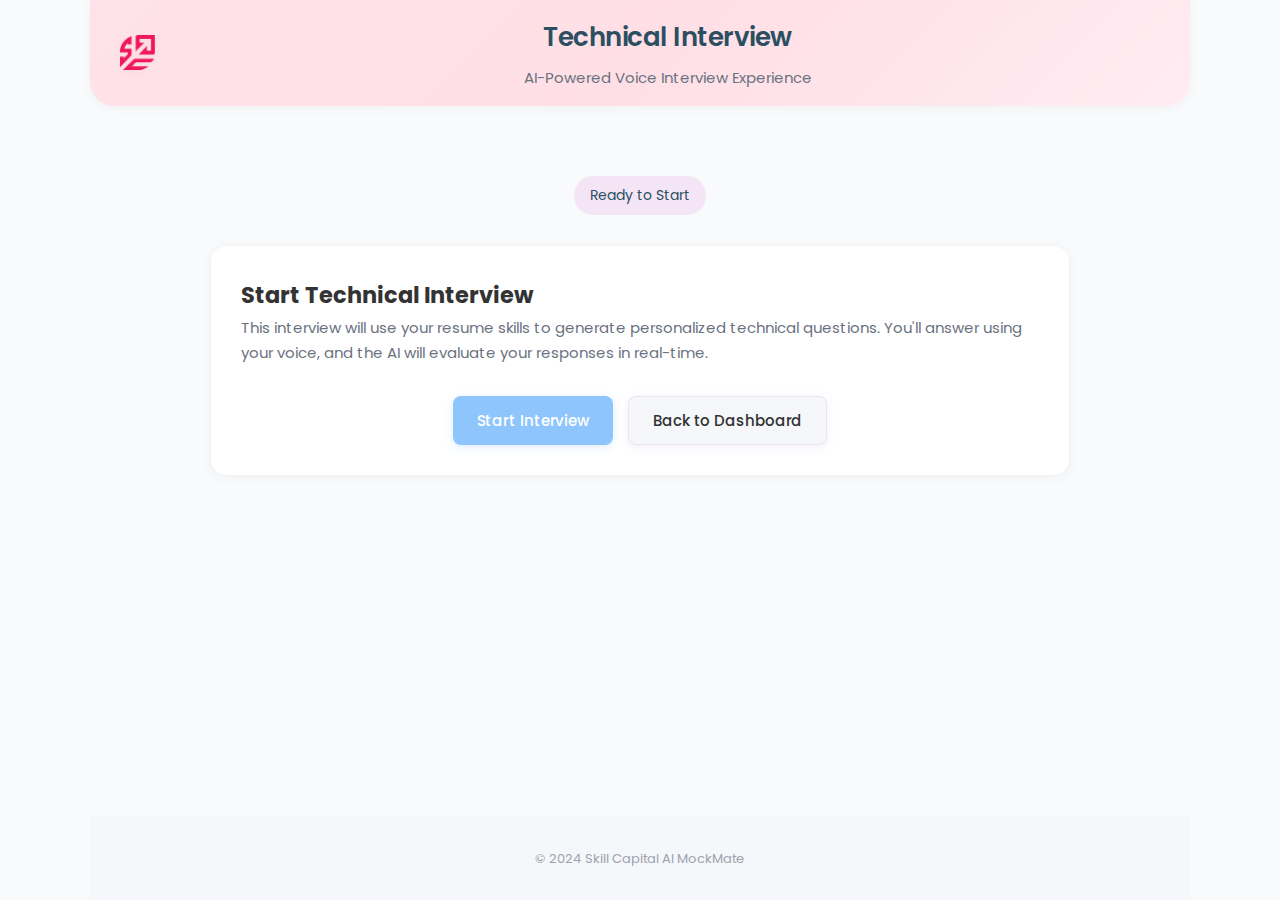
<file: frontend/technical-interview.html>
<!DOCTYPE html>
<html lang="en">
<head>
    <meta charset="UTF-8">
    <meta name="viewport" content="width=device-width, initial-scale=1.0">
    <title>Technical Interview - Skill Capital AI MockMate</title>
    <link rel="preconnect" href="https://fonts.googleapis.com">
    <link rel="preconnect" href="https://fonts.gstatic.com" crossorigin>
    <link href="https://fonts.googleapis.com/css2?family=Poppins:wght@300;400;500;600;700&family=Inter:wght@300;400;500;600&display=swap" rel="stylesheet">
    <link rel="stylesheet" href="styles.css">
    <style>
        .interview-container {
            max-width: 900px;
            margin: 0 auto;
            padding: 20px;
        }

        .interview-header {
            text-align: center;
            margin-bottom: 30px;
        }

        .interview-header h1 {
            color: var(--text-secondary);
            margin-bottom: 10px;
        }

        .interview-status {
            display: inline-block;
            padding: 8px 16px;
            background: var(--accent-light);
            border-radius: 20px;
            font-size: 14px;
            color: var(--text-secondary);
            margin-top: 10px;
        }

        .interview-status.active {
            background: #c8e6c9;
            color: #2e7d32;
        }

        .interview-status.completed {
            background: #bbdefb;
            color: #1565c0;
        }

        .voice-controls {
            display: flex;
            flex-direction: column;
            align-items: center;
            gap: 20px;
            margin: 30px 0;
        }

        .voice-button {
            width: 120px;
            height: 120px;
            border-radius: 50%;
            border: none;
            background: linear-gradient(135deg, var(--primary) 0%, var(--primary-dark) 100%);
            color: white;
            font-size: 48px;
            cursor: pointer;
            transition: all 0.3s ease;
            box-shadow: 0 4px 15px rgba(142, 197, 252, 0.4);
            display: flex;
            align-items: center;
            justify-content: center;
            position: relative;
        }

        .voice-button:hover {
            transform: scale(1.05);
            box-shadow: 0 6px 20px rgba(142, 197, 252, 0.6);
        }

        .voice-button.recording {
            background: linear-gradient(135deg, #ef5350 0%, #c62828 100%);
            animation: pulse 1.5s infinite;
        }

        .voice-button.listening {
            background: linear-gradient(135deg, #66bb6a 0%, #2e7d32 100%);
        }

        @keyframes pulse {
            0%, 100% { transform: scale(1); }
            50% { transform: scale(1.1); }
        }

        .voice-status {
            text-align: center;
            color: var(--text-light);
            font-size: 14px;
            margin-top: 10px;
        }

        .conversation-container {
            background: var(--bg-secondary);
            border-radius: 16px;
            padding: 20px;
            margin: 20px 0;
            max-height: 500px;
            overflow-y: auto;
            box-shadow: 0 2px 8px var(--shadow-sm);
        }

        .message {
            margin-bottom: 20px;
            padding: 15px;
            border-radius: 12px;
            animation: fadeIn 0.3s ease;
        }

        @keyframes fadeIn {
            from { opacity: 0; transform: translateY(10px); }
            to { opacity: 1; transform: translateY(0); }
        }

        .message.ai {
            background: var(--accent-light);
            border-left: 4px solid var(--primary);
        }

        .message.user {
            background: #e3f2fd;
            border-left: 4px solid #2196f3;
            margin-left: auto;
            max-width: 80%;
        }

        .message-header {
            font-weight: 600;
            margin-bottom: 8px;
            color: var(--text-secondary);
        }

        .message-content {
            color: var(--text-primary);
            line-height: 1.6;
        }

        .audio-player {
            margin-top: 10px;
            width: 100%;
        }

        .interview-actions {
            display: flex;
            gap: 15px;
            justify-content: center;
            margin-top: 30px;
        }

        .btn {
            padding: 12px 24px;
            border: none;
            border-radius: 8px;
            font-size: 15px;
            font-weight: 500;
            cursor: pointer;
            transition: all 0.3s ease;
        }

        .btn-primary {
            background: var(--primary);
            color: white;
        }

        .btn-primary:hover {
            background: var(--primary-hover);
        }

        .btn-secondary {
            background: var(--bg-tertiary);
            color: var(--text-primary);
            border: 1px solid var(--border-color);
        }

        .btn-secondary:hover {
            background: var(--border-light);
        }

        .btn-danger {
            background: #ef5350;
            color: white;
        }

        .btn-danger:hover {
            background: #c62828;
        }

        .feedback-section {
            background: var(--bg-secondary);
            border-radius: 16px;
            padding: 25px;
            margin-top: 30px;
            box-shadow: 0 2px 8px var(--shadow-sm);
        }

        .feedback-section h2 {
            color: var(--text-secondary);
            margin-bottom: 20px;
        }

        .score-display {
            text-align: center;
            padding: 20px;
            background: var(--bg-tertiary);
            border-radius: 12px;
            margin-bottom: 20px;
        }

        .score-value {
            font-size: 48px;
            font-weight: 700;
            color: var(--primary-dark);
            margin: 10px 0;
        }

        .feedback-item {
            margin-bottom: 15px;
            padding: 15px;
            background: var(--bg-tertiary);
            border-radius: 8px;
        }

        .feedback-item h3 {
            color: var(--text-secondary);
            margin-bottom: 10px;
            font-size: 16px;
        }

        .feedback-item ul {
            list-style: none;
            padding-left: 0;
        }

        .feedback-item li {
            padding: 5px 0;
            color: var(--text-primary);
        }

        .feedback-item li:before {
            content: "• ";
            color: var(--primary);
            font-weight: bold;
        }

        .hidden {
            display: none;
        }

        .loading {
            text-align: center;
            padding: 20px;
            color: var(--text-light);
        }

        .error-message {
            background: #ffebee;
            color: #c62828;
            padding: 15px;
            border-radius: 8px;
            margin: 15px 0;
            border-left: 4px solid #c62828;
        }
    </style>
</head>
<body>
    <div class="app-container">
        <!-- Header -->
        <header class="header">
            <div class="header-content">
                <img src="logo.png" alt="Skill Capital AI MockMate Logo" class="header-logo">
                <div class="header-text">
                    <h1>Technical Interview</h1>
                    <p class="subtitle">AI-Powered Voice Interview Experience</p>
                </div>
            </div>
        </header>

        <!-- Main Content -->
        <main class="main-content">
            <div class="interview-container">
                <!-- Interview Status -->
                <div class="interview-header">
                    <div class="interview-status" id="interviewStatus">Ready to Start</div>
                </div>

                <!-- Pre-Interview Setup (Hidden after start) -->
                <div id="setupSection" class="card">
                    <h2>Start Technical Interview</h2>
                    <p style="color: var(--text-light); margin-bottom: 20px;">
                        This interview will use your resume skills to generate personalized technical questions.
                        You'll answer using your voice, and the AI will evaluate your responses in real-time.
                    </p>
                    <div class="interview-actions">
                        <button class="btn btn-primary" id="startInterviewBtn">Start Interview</button>
                        <button class="btn btn-secondary" onclick="window.location.href='index.html'">Back to Dashboard</button>
                    </div>
                </div>

                <!-- Interview Interface (Hidden until start) -->
                <div id="interviewSection" class="hidden">
                    <!-- Conversation Display -->
                    <div class="conversation-container" id="conversationContainer">
                        <div class="loading" id="loadingMessage">Initializing interview...</div>
                    </div>

                    <!-- Voice Controls -->
                    <div class="voice-controls">
                        <button class="voice-button" id="voiceButton" title="Click to record your answer">
                            🎤
                        </button>
                        <div class="voice-status" id="voiceStatus">Click the microphone to start recording</div>
                    </div>

                    <!-- Interview Actions -->
                    <div class="interview-actions">
                        <button class="btn btn-danger" id="endInterviewBtn">End Interview</button>
                    </div>
                </div>

                <!-- Feedback Section (Hidden until interview ends) -->
                <div id="feedbackSection" class="feedback-section hidden">
                    <h2>Interview Feedback</h2>
                    <div class="loading" id="feedbackLoading">Generating feedback...</div>
                    <div id="feedbackContent" class="hidden">
                        <div class="score-display">
                            <div style="font-size: 18px; color: var(--text-light);">Overall Score</div>
                            <div class="score-value" id="overallScore">0</div>
                            <div style="font-size: 14px; color: var(--text-light);">out of 100</div>
                        </div>

                        <div class="feedback-item">
                            <h3>✨ Strengths</h3>
                            <ul id="strengthsList"></ul>
                        </div>

                        <div class="feedback-item">
                            <h3>📈 Areas for Improvement</h3>
                            <ul id="improvementsList"></ul>
                        </div>

                        <div class="feedback-item">
                            <h3>💡 Recommendations</h3>
                            <ul id="recommendationsList"></ul>
                        </div>

                        <div class="feedback-item">
                            <h3>📝 Summary</h3>
                            <p id="feedbackSummary" style="color: var(--text-primary); line-height: 1.6;"></p>
                        </div>

                        <div class="interview-actions" style="margin-top: 30px;">
                            <button class="btn btn-primary" onclick="window.location.href='index.html'">Back to Dashboard</button>
                            <button class="btn btn-secondary" id="restartInterviewBtn">Start New Interview</button>
                        </div>
                    </div>
                </div>
            </div>
        </main>

        <!-- Footer -->
        <footer class="footer">
            <p>&copy; 2024 Skill Capital AI MockMate</p>
        </footer>
    </div>

    <script src="technical-interview.js"></script>
</body>
</html>
</file>
<file: frontend/styles.css>
/* Modern Light Theme - Soft Pastel Colors */

* {
    margin: 0;
    padding: 0;
    box-sizing: border-box;
}

:root {
    /* Light Pastel Color Palette */
    --bg-primary: #f9fafc;
    --bg-secondary: #ffffff;
    --bg-tertiary: #f5f7fa;
    --bg-gradient-start: #ffebf0;
    --bg-gradient-end: #ffe5ea;
    
    /* Text Colors */
    --text-primary: #333333;
    --text-secondary: #2b4f60;
    --text-light: #6b7280;
    --text-muted: #9ca3af;
    
    /* Accent Colors */
    --primary: #8ec5fc;
    --primary-hover: #6ca0dc;
    --primary-dark: #4d8dd9;
    --accent: #e0c3fc;
    --accent-light: #f3e5f5;
    
    /* UI Elements */
    --border-color: #e5e7eb;
    --border-light: #f3f4f6;
    --shadow-sm: rgba(0, 0, 0, 0.04);
    --shadow-md: rgba(0, 0, 0, 0.08);
    --shadow-lg: rgba(0, 0, 0, 0.12);
    
    /* Status Colors */
    --success: #a5d6a7;
    --warning: #ffcc80;
    --error: #ef9a9a;
}

body {
    font-family: 'Poppins', 'Inter', -apple-system, BlinkMacSystemFont, 'Segoe UI', sans-serif;
    background: var(--bg-primary);
    color: var(--text-primary);
    line-height: 1.7;
    font-size: 15px;
    font-weight: 400;
    -webkit-font-smoothing: antialiased;
    -moz-osx-font-smoothing: grayscale;
}

.app-container {
    max-width: 1100px;
    margin: 0 auto;
    padding: 0;
    min-height: 100vh;
    display: flex;
    flex-direction: column;
    background: var(--bg-primary);
}

/* Header with Light Gradient */
.header {
    background: linear-gradient(135deg, #ffebf0 0%, #ffe5ea 50%, #fff0f5 100%);
    padding: 15px 30px;
    margin-bottom: 40px;
    border-radius: 0 0 24px 24px;
    box-shadow: 0 2px 12px var(--shadow-sm);
    position: relative;
    overflow: hidden;
}

.header::before {
    content: '';
    position: absolute;
    top: 0;
    left: 0;
    right: 0;
    bottom: 0;
    background: linear-gradient(135deg, rgba(255, 123, 156, 0.08) 0%, rgba(255, 155, 181, 0.05) 100%);
    pointer-events: none;
}

.header-content {
    display: flex;
    align-items: center;
    justify-content: center;
    gap: 20px;
    position: relative;
    z-index: 1;
    flex-wrap: wrap;
}

.header-logo {
    height: 35px;
    width: auto;
    object-fit: contain;
    filter: drop-shadow(0 2px 4px var(--shadow-sm));
    transition: transform 0.3s ease;
}

.header-logo:hover {
    transform: scale(1.05);
}

.header-text {
    text-align: center;
    flex: 1;
    min-width: 200px;
}

.header h1 {
    font-size: 26px;
    font-weight: 600;
    color: var(--text-secondary);
    margin-bottom: 6px;
    letter-spacing: -0.5px;
}

.subtitle {
    color: var(--text-light);
    font-size: 15px;
    font-weight: 400;
}

/* Main Content */
.main-content {
    flex: 1;
    padding: 0 30px 40px;
}

/* Sections */
.section {
    margin-bottom: 35px;
}

.section h2 {
    font-size: 22px;
    font-weight: 600;
    margin-bottom: 20px;
    color: var(--text-secondary);
    letter-spacing: -0.3px;
}

.section h3 {
    font-size: 18px;
    font-weight: 600;
    margin-bottom: 18px;
    color: var(--text-secondary);
    letter-spacing: -0.2px;
}

/* Cards with Soft Shadows */
.card {
    background: var(--bg-secondary);
    border: 1px solid var(--border-light);
    border-radius: 16px;
    padding: 30px;
    box-shadow: 0 2px 12px var(--shadow-sm);
    transition: all 0.3s ease;
}

.card:hover {
    box-shadow: 0 4px 20px var(--shadow-md);
}

/* Upload Area - Light and Elegant */
.upload-area {
    border: 2px dashed var(--border-color);
    border-radius: 12px;
    padding: 50px 30px;
    text-align: center;
    background: linear-gradient(135deg, #fafbfc 0%, #f5f7fa 100%);
    transition: all 0.3s ease;
    position: relative;
}

.upload-area:hover {
    border-color: var(--primary);
    background: linear-gradient(135deg, #f0f7ff 0%, #faf5ff 100%);
    transform: translateY(-2px);
    box-shadow: 0 4px 16px var(--shadow-sm);
}

.upload-content,
.upload-scanning {
    display: flex;
    flex-direction: column;
    align-items: center;
    gap: 18px;
}

.upload-text {
    font-size: 17px;
    font-weight: 500;
    color: var(--text-primary);
    letter-spacing: -0.2px;
}

.upload-hint {
    font-size: 14px;
    color: var(--text-light);
    font-weight: 400;
}

.privacy-text {
    font-size: 13px;
    color: var(--text-muted);
    margin-top: 12px;
    font-weight: 400;
}

/* Spinner - Soft Colors */
.spinner {
    width: 50px;
    height: 50px;
    border: 4px solid var(--border-light);
    border-top-color: var(--primary);
    border-radius: 50%;
    animation: spin 1s linear infinite;
}

@keyframes spin {
    to { transform: rotate(360deg); }
}

.scanning-text {
    font-size: 17px;
    font-weight: 600;
    color: var(--text-secondary);
    letter-spacing: -0.2px;
}

/* Buttons - Soft Pastel Colors */
.btn {
    padding: 12px 28px;
    border: none;
    border-radius: 10px;
    font-size: 15px;
    font-weight: 500;
    font-family: 'Poppins', sans-serif;
    cursor: pointer;
    transition: all 0.3s ease;
    background: var(--primary);
    color: white;
    box-shadow: 0 2px 8px rgba(142, 197, 252, 0.3);
    letter-spacing: -0.1px;
}

.btn-primary {
    background: var(--primary);
    box-shadow: 0 2px 8px rgba(142, 197, 252, 0.3);
}

.btn-primary:hover {
    background: var(--primary-hover);
    transform: translateY(-2px);
    box-shadow: 0 4px 16px rgba(108, 160, 220, 0.4);
}

.btn-primary:active {
    transform: translateY(0);
    box-shadow: 0 2px 8px rgba(142, 197, 252, 0.3);
}

.btn-secondary {
    background: var(--accent);
    box-shadow: 0 2px 8px rgba(224, 195, 252, 0.3);
}

.btn-secondary:hover {
    background: #d4b3f0;
    transform: translateY(-2px);
    box-shadow: 0 4px 16px rgba(224, 195, 252, 0.4);
}

.btn-small {
    padding: 8px 16px;
    font-size: 13px;
}

.btn:disabled {
    opacity: 0.5;
    cursor: not-allowed;
    transform: none;
    box-shadow: none;
}

/* Forms - Elegant Inputs */
.form {
    display: flex;
    flex-direction: column;
    gap: 24px;
}

.form-group {
    display: flex;
    flex-direction: column;
    gap: 10px;
}

.form-group label {
    font-size: 14px;
    font-weight: 500;
    color: var(--text-secondary);
    letter-spacing: -0.1px;
}

.input,
.input-textarea {
    padding: 12px 16px;
    border: 1.5px solid var(--border-color);
    border-radius: 10px;
    font-size: 15px;
    font-family: 'Poppins', sans-serif;
    background: var(--bg-secondary);
    color: var(--text-primary);
    transition: all 0.2s ease;
    line-height: 1.6;
}

.input:focus,
.input-textarea:focus {
    outline: none;
    border-color: var(--primary);
    box-shadow: 0 0 0 3px rgba(142, 197, 252, 0.1);
}

.input-textarea {
    resize: vertical;
    min-height: 100px;
    line-height: 1.7;
}

/* Result Boxes */
.result-box {
    margin-top: 24px;
    padding: 20px;
    background: linear-gradient(135deg, #fafbfc 0%, #f5f7fa 100%);
    border-radius: 12px;
    border-left: 4px solid var(--primary);
    box-shadow: 0 2px 8px var(--shadow-sm);
}

.upload-result {
    margin-top: 20px;
    padding: 20px;
    background: linear-gradient(135deg, #fafbfc 0%, #f5f7fa 100%);
    border-radius: 12px;
    box-shadow: 0 2px 8px var(--shadow-sm);
}

.skills-list {
    display: flex;
    flex-wrap: wrap;
    gap: 10px;
    margin-top: 12px;
}

.skill-tag {
    display: inline-block;
    padding: 8px 16px;
    background: linear-gradient(135deg, var(--accent-light) 0%, #fce4ec 100%);
    color: var(--text-secondary);
    border-radius: 20px;
    font-size: 13px;
    font-weight: 500;
    border: 1px solid var(--accent);
    box-shadow: 0 1px 4px var(--shadow-sm);
    transition: all 0.2s ease;
}

.skill-tag:hover {
    transform: translateY(-1px);
    box-shadow: 0 2px 8px var(--shadow-sm);
}

/* Interview Modes */
.modes-grid {
    display: grid;
    grid-template-columns: repeat(auto-fit, minmax(220px, 1fr));
    gap: 20px;
    margin-top: 24px;
}

.mode-card {
    padding: 24px;
    background: linear-gradient(135deg, #fafbfc 0%, #f5f7fa 100%);
    border-radius: 12px;
    border: 1.5px solid var(--border-light);
    text-align: center;
    transition: all 0.3s ease;
    box-shadow: 0 2px 8px var(--shadow-sm);
}

.mode-card:hover {
    border-color: var(--primary);
    transform: translateY(-4px);
    box-shadow: 0 6px 20px var(--shadow-md);
    background: linear-gradient(135deg, #f0f7ff 0%, #faf5ff 100%);
}

.mode-card h4 {
    font-size: 17px;
    font-weight: 600;
    margin-bottom: 10px;
    color: var(--text-secondary);
    letter-spacing: -0.2px;
}

.mode-card p {
    font-size: 14px;
    color: var(--text-light);
    margin-bottom: 18px;
    line-height: 1.6;
}

/* Chat Interface */
.chat-header {
    display: flex;
    justify-content: space-between;
    align-items: center;
    margin-bottom: 24px;
    padding-bottom: 20px;
    border-bottom: 2px solid var(--border-light);
}

.chat-header h2 {
    margin: 0;
    font-size: 22px;
    font-weight: 600;
    color: var(--text-secondary);
    letter-spacing: -0.3px;
}

.progress-info {
    display: flex;
    align-items: center;
    gap: 16px;
    font-size: 14px;
    color: var(--text-light);
    font-weight: 500;
}

.timer {
    padding: 6px 14px;
    background: linear-gradient(135deg, var(--warning) 0%, #ffb74d 100%);
    color: white;
    border-radius: 8px;
    font-weight: 600;
    font-size: 13px;
    box-shadow: 0 2px 8px rgba(255, 204, 128, 0.3);
}

.chat-container {
    min-height: 320px;
    max-height: 520px;
    overflow-y: auto;
    padding: 20px;
    background: linear-gradient(135deg, #fafbfc 0%, #f5f7fa 100%);
    border-radius: 12px;
    margin-bottom: 20px;
    border: 1px solid var(--border-light);
}

.chat-message {
    margin-bottom: 16px;
    padding: 16px;
    border-radius: 12px;
    background: var(--bg-secondary);
    border: 1px solid var(--border-light);
    box-shadow: 0 1px 4px var(--shadow-sm);
    line-height: 1.7;
}

.chat-message.bot {
    background: linear-gradient(135deg, var(--accent-light) 0%, #f3e5f5 100%);
    border-color: var(--accent);
    box-shadow: 0 2px 8px rgba(224, 195, 252, 0.2);
}

.chat-input-area {
    display: flex;
    flex-direction: column;
    gap: 12px;
}

/* Dashboard */
.stats-grid {
    display: grid;
    grid-template-columns: repeat(auto-fit, minmax(220px, 1fr));
    gap: 24px;
    margin-bottom: 35px;
}

.stat-card {
    padding: 28px;
    background: linear-gradient(135deg, #ffffff 0%, #fafbfc 100%);
    border-radius: 16px;
    text-align: center;
    border: 1.5px solid var(--border-light);
    box-shadow: 0 4px 12px var(--shadow-sm);
    transition: all 0.3s ease;
    position: relative;
    overflow: hidden;
}

.stat-card::before {
    content: '';
    position: absolute;
    top: 0;
    left: 0;
    right: 0;
    height: 4px;
    background: linear-gradient(90deg, var(--primary) 0%, var(--accent) 100%);
    transform: scaleX(0);
    transition: transform 0.3s ease;
}

.stat-card:hover {
    transform: translateY(-6px);
    box-shadow: 0 8px 24px var(--shadow-md);
    border-color: var(--primary);
}

.stat-card:hover::before {
    transform: scaleX(1);
}

.stat-icon {
    font-size: 32px;
    margin-bottom: 12px;
    display: block;
    filter: grayscale(0.2);
    transition: transform 0.3s ease;
}

.stat-card:hover .stat-icon {
    transform: scale(1.1);
}

.stat-card h3 {
    font-size: 13px;
    font-weight: 500;
    color: var(--text-light);
    margin-bottom: 16px;
    text-transform: uppercase;
    letter-spacing: 0.8px;
}

.stat-value {
    font-size: 36px;
    font-weight: 700;
    color: var(--text-secondary);
    letter-spacing: -0.8px;
    margin-bottom: 16px;
    display: block;
}

.stat-trend {
    font-size: 12px;
    color: var(--text-muted);
    margin-top: 8px;
}

/* Progress Bars */
.progress-bar-container {
    margin-top: 12px;
    display: flex;
    align-items: center;
    gap: 12px;
}

.progress-bar {
    flex: 1;
    height: 8px;
    background: var(--border-light);
    border-radius: 10px;
    overflow: hidden;
    position: relative;
}

.progress-fill {
    height: 100%;
    background: linear-gradient(90deg, var(--primary) 0%, var(--accent) 100%);
    border-radius: 10px;
    transition: width 0.8s ease;
    box-shadow: 0 2px 8px rgba(142, 197, 252, 0.4);
}

.progress-text {
    font-size: 12px;
    font-weight: 600;
    color: var(--text-secondary);
    min-width: 40px;
    text-align: right;
}

.skills-analysis {
    display: grid;
    grid-template-columns: repeat(auto-fit, minmax(300px, 1fr));
    gap: 24px;
    margin-bottom: 35px;
}

.skills-box {
    padding: 28px;
    background: linear-gradient(135deg, #ffffff 0%, #fafbfc 100%);
    border-radius: 16px;
    border: 1.5px solid var(--border-light);
    box-shadow: 0 4px 12px var(--shadow-sm);
    transition: all 0.3s ease;
}

.skills-box:hover {
    transform: translateY(-4px);
    box-shadow: 0 8px 24px var(--shadow-md);
    border-color: var(--primary);
}

.skills-header {
    display: flex;
    justify-content: space-between;
    align-items: center;
    margin-bottom: 20px;
    padding-bottom: 16px;
    border-bottom: 2px solid var(--border-light);
}

.skills-box h3 {
    font-size: 18px;
    font-weight: 600;
    color: var(--text-secondary);
    letter-spacing: -0.3px;
    margin: 0;
}

.skills-count {
    font-size: 14px;
    font-weight: 600;
    color: var(--primary);
    background: var(--accent-light);
    padding: 4px 12px;
    border-radius: 12px;
}

.recent-interviews-section {
    margin-top: 10px;
}

.recent-interviews-section h3 {
    font-size: 18px;
    font-weight: 600;
    color: var(--text-secondary);
    margin-bottom: 20px;
    letter-spacing: -0.3px;
}

.interviews-list {
    display: flex;
    flex-direction: column;
    gap: 12px;
}

.interview-item {
    padding: 20px;
    background: linear-gradient(135deg, #ffffff 0%, #fafbfc 100%);
    border-radius: 12px;
    border: 1.5px solid var(--border-light);
    box-shadow: 0 2px 8px var(--shadow-sm);
    transition: all 0.3s ease;
    display: flex;
    justify-content: space-between;
    align-items: center;
    flex-wrap: wrap;
    gap: 12px;
}

.interview-item:hover {
    transform: translateX(6px);
    box-shadow: 0 4px 16px var(--shadow-md);
    border-color: var(--primary);
}

.interview-item-info {
    flex: 1;
    min-width: 200px;
}

.interview-item-role {
    font-size: 16px;
    font-weight: 600;
    color: var(--text-secondary);
    margin-bottom: 6px;
}

.interview-item-meta {
    font-size: 13px;
    color: var(--text-light);
    display: flex;
    gap: 16px;
    flex-wrap: wrap;
}

.interview-item-score {
    display: flex;
    align-items: center;
    gap: 8px;
    padding: 8px 16px;
    background: linear-gradient(135deg, var(--accent-light) 0%, #f3e5f5 100%);
    border-radius: 20px;
    font-weight: 600;
    color: var(--text-secondary);
}

.score-badge {
    font-size: 18px;
    font-weight: 700;
    color: var(--primary);
}

/* Utility Classes */
.hidden {
    display: none !important;
}

.text-center {
    text-align: center;
}

.mt-10 {
    margin-top: 10px;
}

.mb-10 {
    margin-bottom: 10px;
}

/* Footer */
.footer {
    text-align: center;
    padding: 30px;
    margin-top: 50px;
    color: var(--text-muted);
    font-size: 13px;
    border-top: 1px solid var(--border-light);
    background: var(--bg-tertiary);
}

/* Responsive Design */
@media (max-width: 768px) {
    .app-container {
        padding: 0;
    }

    .header {
        padding: 12px 20px;
        border-radius: 0 0 20px 20px;
    }

    .header-content {
        flex-direction: column;
        gap: 15px;
    }

    .header-logo {
        height: 28px;
    }

    .header-text {
        text-align: center;
    }

    .header h1 {
        font-size: 20px;
    }

    .subtitle {
        font-size: 14px;
    }

    .main-content {
        padding: 0 20px 30px;
    }

    .card {
        padding: 24px 20px;
        border-radius: 12px;
    }

    .section h2 {
        font-size: 20px;
    }

    .modes-grid {
        grid-template-columns: 1fr;
        gap: 16px;
    }

    .stats-grid {
        grid-template-columns: 1fr;
        gap: 16px;
    }

    .skills-analysis {
        grid-template-columns: 1fr;
        gap: 20px;
    }

    .chat-header {
        flex-direction: column;
        align-items: flex-start;
        gap: 12px;
    }

    .upload-area {
        padding: 40px 20px;
    }
}

/* Smooth Scrolling */
html {
    scroll-behavior: smooth;
}

/* Custom Scrollbar */
.chat-container::-webkit-scrollbar {
    width: 8px;
}

.chat-container::-webkit-scrollbar-track {
    background: var(--bg-tertiary);
    border-radius: 4px;
}

.chat-container::-webkit-scrollbar-thumb {
    background: var(--primary);
    border-radius: 4px;
}

.chat-container::-webkit-scrollbar-thumb:hover {
    background: var(--primary-hover);
}
</file>
